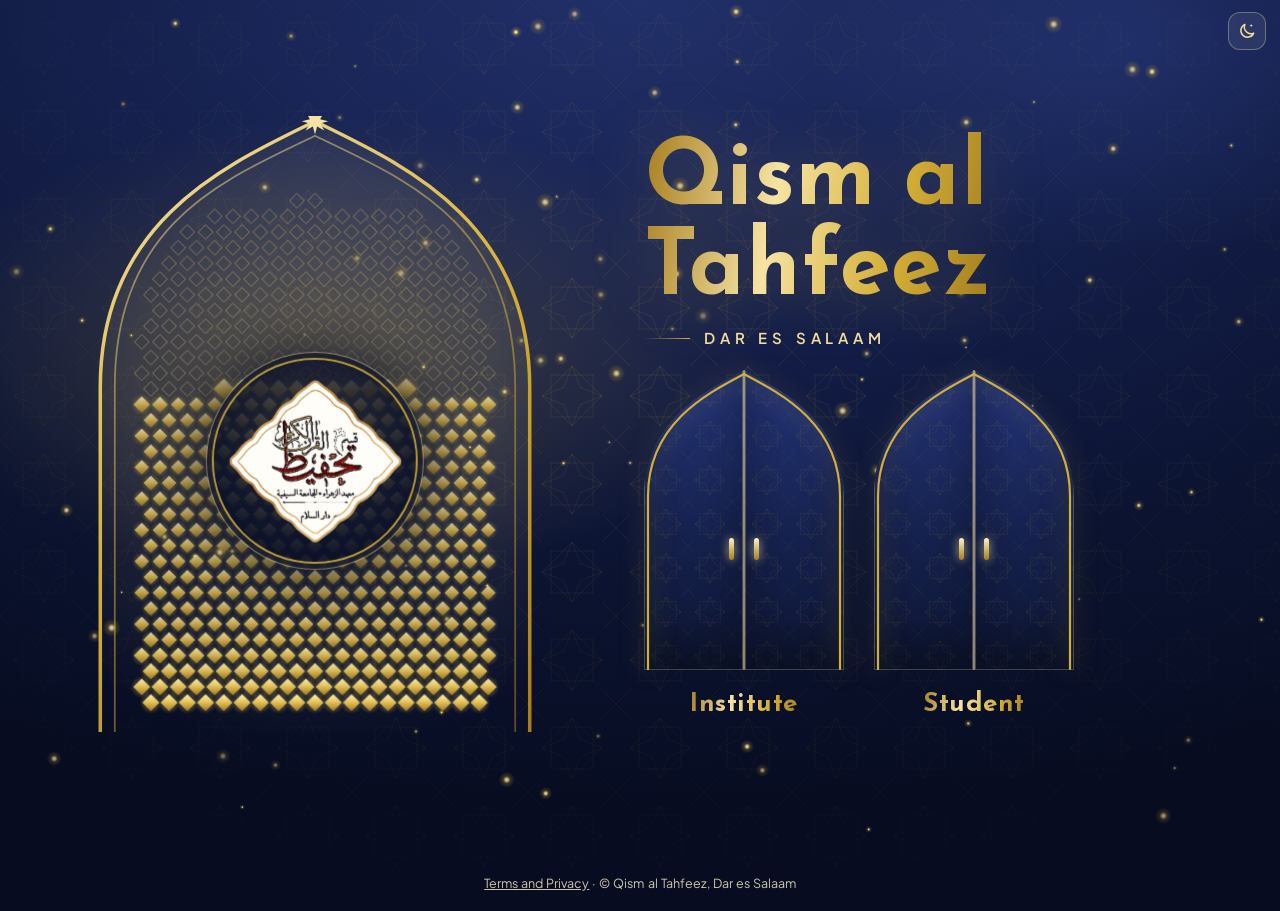
<file: index.html>
<!doctype html>
<html lang="en">
<head>
<meta charset="utf-8">
<meta name="viewport" content="width=device-width,initial-scale=1,viewport-fit=cover">
<title>Tahfeez Daressalaam</title>
<meta name="theme-color" content="#0E1736">
<link rel="icon" href="assets/icon.png">
<link rel="apple-touch-icon" href="assets/apple-touch-icon.png">
<link rel="manifest" href="manifest-student.webmanifest">
<meta name="apple-mobile-web-app-capable" content="yes">
<meta name="mobile-web-app-capable" content="yes">
<meta name="apple-mobile-web-app-status-bar-style" content="black-translucent">
<meta name="apple-mobile-web-app-title" content="Tahfeez Daressalaam">
<meta name="application-name" content="Tahfeez Daressalaam">
<script src="js/theme.js?v=43"></script>
<link rel="stylesheet" href="css/fonts.css?v=43">
<link rel="stylesheet" href="css/style.css?v=43">
<meta name="referrer" content="no-referrer">
<meta http-equiv="Content-Security-Policy" content="default-src 'self'; script-src 'self'; style-src 'self' 'unsafe-inline'; img-src 'self' data: blob:; font-src 'self' data:; connect-src 'self' https://*.supabase.co wss://*.supabase.co; manifest-src 'self'; worker-src 'self'; object-src 'none'; base-uri 'self'; form-action 'self'">
<link rel="stylesheet" href="css/fatimid.css?v=43">
<link rel="stylesheet" href="css/night.css?v=43">
<link rel="stylesheet" href="css/imperial.css?v=43">
<link rel="stylesheet" href="css/majestic.css?v=43">
</head>
<body class="fz-landing fx-night" data-fx-intro>
<div id="demo"></div>
<div class="fz-themepos"><span data-theme-toggle></span></div>
<svg width="0" height="0" style="position:absolute" aria-hidden="true" focusable="false"><defs>
  <clipPath id="keelClip" clipPathUnits="objectBoundingBox"><path d="M0,1 L0,.42 C0,.17 .3,.07 .5,0 C.7,.07 1,.17 1,.42 L1,1 Z"/></clipPath>
</defs></svg>
<main class="fx-stage" data-fx-dust="120" data-fx-scene>
  <div class="fx-sky" aria-hidden="true"></div>
  <section class="fx-hero">
    <div class="fx-archwrap">
      <div class="fx-archbox" data-fx-arch="604" data-fx-dur="3.6"></div>
      <div class="fx-medal"><img src="assets/logo-qt-sm.png" alt="Qism al Tahfeez, Dar es Salaam"></div>
    </div>
    <div class="fx-copy">
      <h1 class="fx-title"><span>Qism al</span> <span>Tahfeez</span></h1>
      <p class="fx-sub">Dar es Salaam</p>
      <nav class="fx-gates" aria-label="Choose your portal">
        <a class="fx-gate" href="institute.html">
          <span class="fx-door-frame">
            <span class="fx-door-light" aria-hidden="true"></span>
            <span class="fx-door l" aria-hidden="true"></span><span class="fx-door r" aria-hidden="true"></span>
          </span>
          <svg class="fx-gate-line" viewBox="0 0 100 150" preserveAspectRatio="none" aria-hidden="true"><path d="M2,150 L2,63 C2,27 31,12 50,2 C69,12 98,27 98,63 L98,150" pathLength="100"/></svg>
          <span class="fx-gate-name"><b>Institute</b></span>
        </a>
        <a class="fx-gate" href="student.html">
          <span class="fx-door-frame">
            <span class="fx-door-light" aria-hidden="true"></span>
            <span class="fx-door l" aria-hidden="true"></span><span class="fx-door r" aria-hidden="true"></span>
          </span>
          <svg class="fx-gate-line" viewBox="0 0 100 150" preserveAspectRatio="none" aria-hidden="true"><path d="M2,150 L2,63 C2,27 31,12 50,2 C69,12 98,27 98,63 L98,150" pathLength="100"/></svg>
          <span class="fx-gate-name"><b>Student</b></span>
        </a>
      </nav>
      <div class="installbox" data-install></div>
    </div>
  </section>
</main>
<footer class="fz-legal"><a href="terms.html">Terms and Privacy</a> · © Qism al Tahfeez, Dar es Salaam</footer>
<script src="js/config.js?v=43"></script>
<script src="js/core.js?v=43"></script>
<script src="js/landing.js?v=43"></script>
<script src="js/fx.js?v=43"></script>
</body>
</html>
</file>
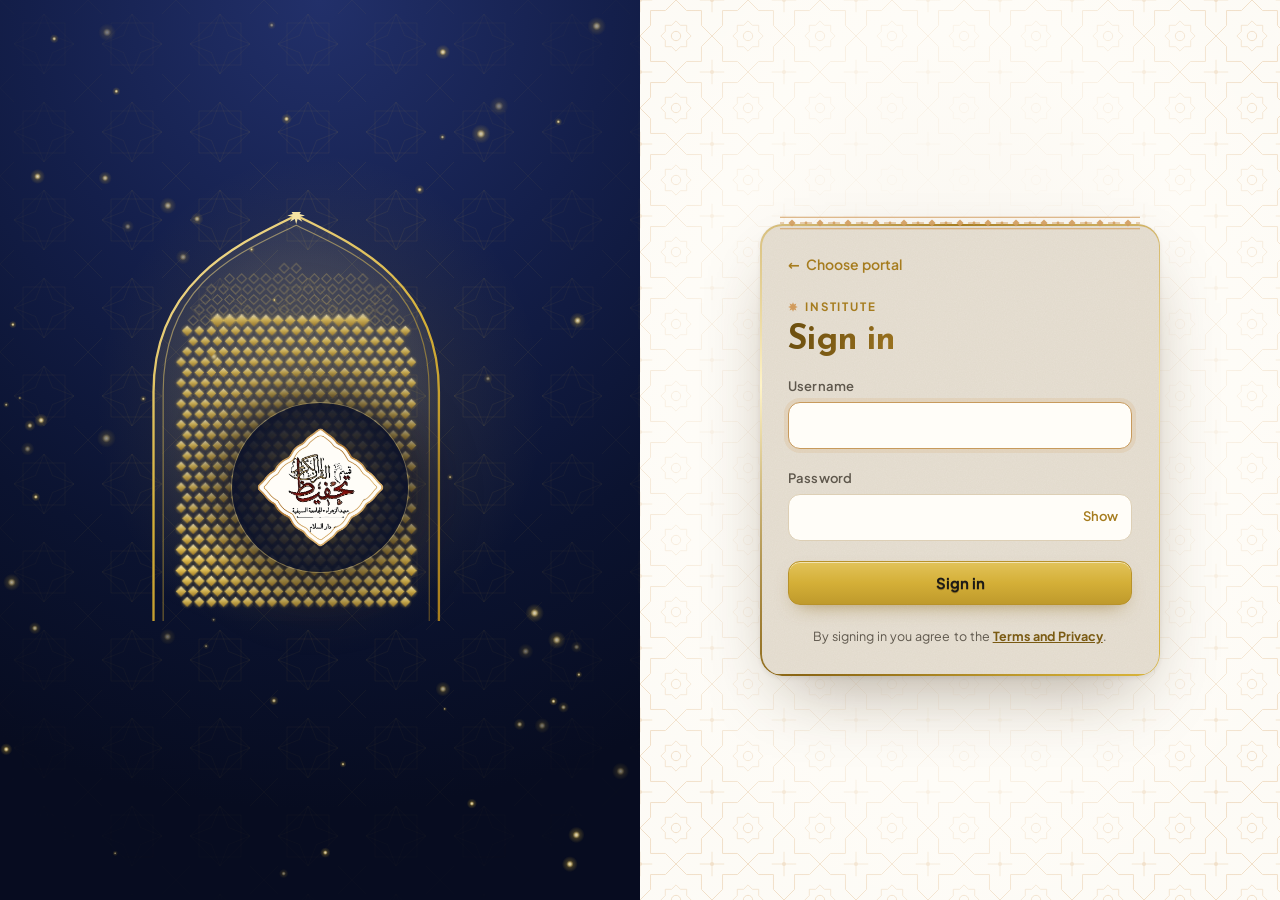
<file: institute.html>
<!doctype html>
<html lang="en">
<head>
<meta charset="utf-8">
<meta name="viewport" content="width=device-width,initial-scale=1,viewport-fit=cover">
<title>Tahfeez Daressalaam</title>
<meta name="theme-color" content="#D19B5B">
<meta name="robots" content="noindex">
<link rel="icon" href="assets/icon.png">
<link rel="apple-touch-icon" href="assets/apple-touch-icon.png">
<link rel="manifest" href="manifest-institute.webmanifest">
<meta name="apple-mobile-web-app-capable" content="yes">
<meta name="mobile-web-app-capable" content="yes">
<meta name="apple-mobile-web-app-status-bar-style" content="black-translucent">
<meta name="apple-mobile-web-app-title" content="Tahfeez Daressalaam">
<meta name="application-name" content="Tahfeez Daressalaam">
<script src="js/theme.js?v=43"></script>
<link rel="stylesheet" href="css/fonts.css?v=43">
<link rel="stylesheet" href="css/style.css?v=43">
<style>
.tabs{max-width:1120px;margin:0 auto;padding:0 16px;display:flex;gap:4px;overflow-x:auto;scrollbar-width:none}
.tabs::-webkit-scrollbar{display:none}
.tab{border:0;background:transparent;padding:12px 14px 11px;font-weight:700;color:var(--ink-2);cursor:pointer;border-bottom:3px solid transparent;white-space:nowrap}
.tab[aria-selected="true"]{color:var(--gold-deep);border-bottom-color:var(--gold)}
.page{max-width:1120px;margin:0 auto;padding:22px 16px 90px}
.pagehead{display:flex;flex-wrap:wrap;align-items:center;justify-content:space-between;gap:12px 16px}
.pagehead h1{font-family:var(--font-display);font-size:clamp(30px,5vw,40px);line-height:1.1}
.monthnav{display:flex;align-items:center;gap:4px;min-width:0}
.summary{margin-top:16px;display:grid;grid-template-columns:minmax(0,1.6fr) minmax(0,1fr);gap:14px}
@media (max-width:760px){.summary{grid-template-columns:1fr}}
.card{background:var(--white);border:1px solid var(--gold-line);border-radius:18px;padding:18px 20px}
.collected .big{font-family:var(--font-display);font-size:clamp(30px,5vw,40px);font-weight:700;line-height:1.1;margin-top:4px}
.collected .big small{font-family:var(--font-ui);font-size:15px;color:var(--ink-2);font-weight:500}
.bar{height:12px;border-radius:99px;background:var(--gold-soft);margin-top:14px;overflow:hidden}
.bar i{display:block;height:100%;background:linear-gradient(90deg,var(--gold),var(--gold-deep));border-radius:99px;transition:width .6s ease}
.counts{display:grid;grid-template-columns:1fr 1fr;gap:10px}
.count{border-radius:14px;padding:14px 16px;display:grid;gap:2px;align-content:center}
.count b{font-family:var(--font-display);font-size:34px;line-height:1}
.count span{font-size:13px;font-weight:600}
.count.paid{background:var(--good-bg);color:var(--good)}
.count.unpaid{background:var(--bad-bg);color:var(--bad)}
.toolbar{display:flex;flex-wrap:wrap;gap:10px;align-items:center;margin-top:20px}
.chips{display:flex;gap:6px;flex-wrap:wrap}
.chip{border:1px solid var(--gold-line);background:var(--white);border-radius:999px;padding:7px 14px;font-weight:700;font-size:13.5px;cursor:pointer;color:var(--ink-2)}
.chip[aria-pressed="true"]{background:var(--gold-deep);border-color:var(--gold-deep);color:var(--on-gold)}
.chip b{opacity:.75;margin-left:4px}
.search{flex:1 1 200px;max-width:320px}
.search input{width:100%;border:1px solid var(--gold-line);background:var(--white);border-radius:12px;padding:10px 13px}
.list{margin-top:14px;background:var(--white);border:1px solid var(--gold-line);border-radius:18px;overflow:hidden}
.row{display:grid;grid-template-columns:minmax(0,1.6fr) minmax(0,.8fr) minmax(0,.9fr) auto;align-items:center;gap:10px 16px;padding:12px 18px;border-top:1px solid var(--gold-line)}
.row:first-child{border-top:0}
.row .person,.prow .person{display:flex;align-items:center;gap:12px;min-width:0;border:0;background:transparent;padding:0;text-align:left;cursor:pointer;color:inherit}
.av{flex:none;width:42px;height:42px;border-radius:13px;background:var(--gold-soft);color:var(--gold-deep);display:grid;place-items:center;font-weight:800;font-size:15px}
.pname{min-width:0;display:flex;flex-direction:column}
.pname b{font-weight:700;overflow:hidden;text-overflow:ellipsis;white-space:nowrap}
.person:hover .pname b{color:var(--gold-deep)}
.pname small{color:var(--ink-2);font-size:12.5px;overflow:hidden;text-overflow:ellipsis;white-space:nowrap}
.row .amt{font-weight:600}
.row .amt small{display:block;color:var(--ink-2);font-weight:500;font-size:12px}
.row .st{display:flex;flex-direction:column;align-items:flex-start;gap:3px;min-width:0}
.row .st small{color:var(--ink-2);font-size:12px}
.row .act{justify-self:end;display:flex;gap:6px}
@media (max-width:700px){.row{grid-template-columns:minmax(0,1fr) auto;grid-template-areas:"p a" "m s"}.row .person{grid-area:p}.row .act{grid-area:a}.row .amt{grid-area:m}.row .st{grid-area:s;align-items:flex-end}}
.empty{margin-top:14px;border:1.5px dashed var(--gold-line);border-radius:18px;padding:36px 20px;text-align:center;display:grid;gap:10px;justify-items:center;color:var(--ink-2)}
.empty h3{font-family:var(--font-display);font-size:26px;color:var(--ink)}
.year{display:grid;grid-template-columns:repeat(auto-fill,minmax(98px,1fr));gap:8px}
.mt{border:1px solid var(--gold-line);background:var(--white);border-radius:12px;padding:10px;display:grid;gap:3px;align-content:start;min-width:0}
.mt b{font-weight:700}
.mt span{font-size:12px;font-weight:700;color:var(--ink-2)}
.mt small{font-size:11px;color:var(--ink-2);overflow:hidden;text-overflow:ellipsis;white-space:nowrap}
.mt.paid{background:var(--good-bg);border-color:transparent}.mt.paid span{color:var(--good)}
.mt.overdue{background:var(--bad-bg);border-color:transparent}.mt.overdue span{color:var(--bad)}
.mt.due{background:var(--warn-bg);border-color:transparent}.mt.due span{color:var(--warn)}
.mt.na,.mt.upcoming{background:transparent;border-style:dashed}
.mt .btn{margin-top:4px;padding:5px 8px;font-size:12.5px}
.cred{background:var(--white);border:1.5px solid var(--gold);border-radius:16px;padding:16px;display:grid;gap:10px}
.cred dl{margin:0;display:grid;gap:6px}
.cred dl div{display:flex;justify-content:space-between;gap:12px;align-items:center;background:var(--gold-soft);border-radius:10px;padding:9px 12px}
.cred dt{font-size:13px;color:var(--ink-2)}
.cred dd{margin:0;font-family:var(--font-mono);font-weight:500;overflow-wrap:anywhere}
.tablewrap{overflow-x:auto;border:1px solid var(--gold-line);border-radius:14px;background:var(--white)}
table.preview{border-collapse:collapse;width:100%;font-size:13px}
table.preview th,table.preview td{padding:8px 10px;border-top:1px solid var(--gold-line);text-align:left;white-space:nowrap}
table.preview th{border-top:0;background:var(--gold-soft);color:var(--gold-dark);font-size:12px;letter-spacing:.04em}
table.preview td.bad{color:var(--bad);white-space:normal;min-width:160px}
table.preview td.ok{color:var(--good)}
.drop{border:2px dashed var(--gold);border-radius:16px;padding:22px;text-align:center;background:var(--white);display:grid;gap:8px;justify-items:center;cursor:pointer}
.drop.over{background:var(--gold-soft)}
.progress{height:10px;border-radius:99px;background:var(--gold-soft);overflow:hidden}
.progress i{display:block;height:100%;background:var(--gold-deep);width:0;transition:width .2s}
.settings{max-width:560px}
.subtabs{background:var(--gold-soft);border-top:1px solid var(--gold-line)}
.subtabs-in{max-width:1120px;margin:0 auto;padding:8px 16px;display:flex;gap:6px;overflow-x:auto;scrollbar-width:none}
.subtabs-in::-webkit-scrollbar{display:none}
.subtab{border:1px solid transparent;background:transparent;border-radius:999px;padding:6px 14px;font-weight:700;font-size:13.5px;color:var(--gold-dark);cursor:pointer;white-space:nowrap}
.subtab:hover{background:rgba(255,255,255,.6)}
.subtab[aria-current="page"]{background:var(--white);border-color:var(--gold-line);color:var(--ink);box-shadow:0 1px 3px rgba(80,55,20,.1)}
.subtab .n{display:inline-grid;place-items:center;min-width:18px;height:18px;border-radius:9px;background:var(--bad);color:var(--on-gold);font-size:11px;margin-left:6px;padding:0 5px}
.cards4{margin-top:16px;display:grid;grid-template-columns:repeat(4,minmax(0,1fr));gap:12px}
@media (max-width:860px){.cards4{grid-template-columns:repeat(2,minmax(0,1fr))}}
.stat4{background:var(--white);border:1px solid var(--gold-line);border-radius:16px;padding:14px 16px;display:grid;gap:2px;min-width:0}
.stat4 span{font-size:12px;letter-spacing:.08em;text-transform:uppercase;font-weight:700;color:var(--ink-2)}
.stat4 b{font-family:var(--font-display);font-size:clamp(20px,3vw,28px);line-height:1.15;overflow-wrap:anywhere}
.stat4.good b{color:var(--good)} .stat4.bad b{color:var(--bad)} .stat4.gold b{color:var(--gold-dark)}
.stat4 small{color:var(--ink-2);font-size:12px}
table.grid{border-collapse:collapse;width:100%;font-size:14px;background:var(--white)}
table.grid th,table.grid td{padding:10px 12px;border-top:1px solid var(--gold-line);text-align:left;vertical-align:middle}
table.grid th{border-top:0;background:var(--gold-soft);color:var(--gold-dark);font-size:12px;letter-spacing:.05em;text-transform:uppercase;white-space:nowrap}
table.grid td.r,table.grid th.r{text-align:right;font-variant-numeric:tabular-nums;white-space:nowrap}
table.grid tr.tot td{font-weight:800;background:var(--bg)}
.neg{color:var(--bad);font-weight:700} .pos{color:var(--good);font-weight:700}
.txform{display:grid;grid-template-columns:1.2fr 1fr 1fr 1fr;gap:12px;align-items:end}
.txform .wide{grid-column:1/-2}
@media (max-width:760px){.txform{grid-template-columns:1fr 1fr}.txform .wide{grid-column:1/-1}}
details.heads summary{cursor:pointer;font-weight:700;color:var(--gold-deep)}
.headrow{display:flex;gap:8px;align-items:center;padding:6px 0;border-top:1px dashed var(--gold-line)}
.headrow:first-child{border-top:0}
.headrow input{flex:1;min-width:0}
.ybars{display:grid;gap:6px}
.ybar{display:grid;grid-template-columns:44px minmax(0,1fr) 110px;gap:10px;align-items:center;font-size:13px}
.ybar .bars{display:grid;gap:3px}
.ybar .bars i{display:block;height:8px;border-radius:99px}
.ybar .bars i.inc{background:var(--good)} .ybar .bars i.exp{background:var(--bad)}
/* HR */
.stars{white-space:nowrap;letter-spacing:1px;font-size:15px}
.stars .st{color:var(--gold-line)} .stars .st.on{color:var(--gold-deep)}
.rate{display:inline-flex;flex-direction:row-reverse;justify-content:flex-end;gap:2px}
.rate input{position:absolute;opacity:0;width:1px;height:1px}
.rate label{font-size:30px;line-height:1;color:var(--gold-line);cursor:pointer;padding:0 2px;transition:color .1s,transform .1s}
.rate label:hover,.rate label:hover~label,.rate input:checked~label{color:var(--gold-deep)}
.rate label:active{transform:scale(1.15)}
.rate input:focus-visible+label{outline:2px solid var(--gold-deep);outline-offset:2px;border-radius:4px}
.attrow{display:grid;grid-template-columns:minmax(0,1fr) auto minmax(120px,200px);gap:10px 14px;align-items:center;padding:10px 16px;border-top:1px solid var(--gold-line)}
.attrow:first-child{border-top:0}
@media (max-width:760px){.attrow{grid-template-columns:1fr}}
.seg{display:inline-flex;border:1px solid var(--gold-line);border-radius:12px;overflow:hidden;background:var(--white)}
.seg input{position:absolute;opacity:0;width:1px;height:1px}
.seg label{padding:7px 12px;font-size:13px;font-weight:700;color:var(--ink-2);cursor:pointer;border-left:1px solid var(--gold-line)}
.seg label:first-of-type{border-left:0}
.seg input:focus-visible+label{outline:2px solid var(--gold-deep);outline-offset:-2px}
.seg input:checked+label.s-present{background:var(--good-bg);color:var(--good)}
.seg input:checked+label.s-absent{background:var(--bad-bg);color:var(--bad)}
.seg input:checked+label.s-late{background:var(--warn-bg);color:var(--warn)}
.seg input:checked+label.s-leave{background:var(--gold-soft);color:var(--gold-dark)}
.sc{display:inline-grid;place-items:center;min-width:26px;height:24px;padding:0 6px;border-radius:8px;font-weight:800;font-size:13px;background:var(--gold-soft);color:var(--gold-dark)}
.sc.sc5,.sc.sc4{background:var(--good-bg);color:var(--good)} .sc.sc1,.sc.sc2{background:var(--bad-bg);color:var(--bad)}
.fbgrid{margin-top:16px;display:grid;grid-template-columns:repeat(auto-fill,minmax(min(100%,340px),1fr));gap:14px}
.fbcard{display:grid;gap:12px;align-content:start}
.fbhead{display:flex;justify-content:space-between;gap:12px;align-items:flex-start}
.fbhead h3{font-family:var(--font-display);font-size:22px;line-height:1.15}
.fbscore{text-align:right;display:grid;justify-items:end}
.fbscore b{font-family:var(--font-display);font-size:34px;line-height:1;color:var(--gold-dark)}
.crit{display:grid;gap:7px}
.critrow{display:grid;grid-template-columns:minmax(0,1.3fr) minmax(0,1fr) 30px;gap:10px;align-items:center;font-size:13px}
.cbar{height:8px;border-radius:99px;background:var(--gold-soft);overflow:hidden}
.cbar i{display:block;height:100%;border-radius:99px;background:var(--good)}
.cbar i.mid{background:var(--gold)} .cbar i.low{background:var(--bad)}
.critrow b{text-align:right}
details.fbc summary{cursor:pointer;font-weight:700;color:var(--gold-deep);font-size:13.5px}
details.fbc p{margin-top:6px;font-size:13.5px;color:var(--ink);background:var(--bg);border-radius:10px;padding:8px 10px}
textarea.input{resize:vertical;min-height:70px;font:inherit}
.brand b{max-width:52vw;overflow:hidden;text-overflow:ellipsis;white-space:nowrap}
/* progress */
.goalcard{display:flex;flex-wrap:wrap;gap:12px 16px;align-items:end;justify-content:space-between}
.goalcard .field{flex:1 1 160px;max-width:220px}
.legendkeys{display:flex;flex-wrap:wrap;gap:6px}
.kchip{display:inline-flex;align-items:center;gap:5px;padding:4px 10px;border-radius:999px;background:var(--gold-soft);color:var(--gold-dark);font-size:12.5px;font-weight:700;white-space:nowrap}
.kchip svg{width:14px;height:14px}
.prow{display:grid;grid-template-columns:minmax(0,1.5fr) minmax(0,1fr) minmax(0,1fr) minmax(0,.7fr) auto;align-items:center;gap:10px 16px;padding:12px 18px;border-top:1px solid var(--gold-line)}
.prow:first-child{border-top:0}
.mini{display:grid;gap:4px;min-width:0}
.mini b{font-weight:700;font-size:14px}
.mini small{color:var(--ink-2);font-size:12px}
.mbar{height:7px;border-radius:99px;background:var(--gold-soft);overflow:hidden}
.mbar i{display:block;height:100%;border-radius:99px;background:linear-gradient(90deg,var(--gold),var(--gold-deep))}
.mbar.goal i{background:var(--good)}
.keysum{display:flex;flex-direction:column;align-items:flex-start;gap:4px}
.keysum b{display:inline-flex;align-items:center;gap:5px;font-size:16px;font-weight:800;color:var(--gold-dark)}
.keysum b svg{width:18px;height:18px}
.pact{display:flex;gap:6px;justify-self:end;flex-wrap:wrap;justify-content:flex-end}
@media (max-width:860px){.prow{grid-template-columns:minmax(0,1fr) auto;grid-template-areas:"p k" "q m" "a a"}.prow .person{grid-area:p}.prow .q{grid-area:q}.prow .m{grid-area:m}.prow .keysum{grid-area:k;align-items:flex-end}.prow .pact{grid-area:a;justify-self:stretch;justify-content:flex-start}}
.kev{display:grid;grid-template-columns:auto minmax(0,1fr) auto;gap:10px;align-items:center;padding:8px 0;border-top:1px dashed var(--gold-line)}
.kev:first-child{border-top:0}
.kev .plus{font-weight:800;color:var(--good);font-variant-numeric:tabular-nums;min-width:38px}
.kev small{display:block;color:var(--ink-2);font-size:12px}
.btnrow{display:flex;gap:8px;flex-wrap:wrap;align-items:center}
.inline2{display:flex;gap:8px;align-items:center}
.inline2 input{width:110px}
/* notices */
.ncard{display:grid;grid-template-columns:auto minmax(0,1fr) auto;gap:14px;align-items:center;padding:14px 18px;border-top:1px solid var(--gold-line)}
.ncard:first-child{border-top:0}
.ncard .ic{width:44px;height:44px;border-radius:12px;background:var(--gold-soft);color:var(--gold-deep);display:grid;place-items:center}
.doc{background:var(--white);border:1px solid var(--gold-line);border-radius:12px;padding:22px;overflow-x:auto;line-height:1.6}
.doc h1,.doc h2,.doc h3{font-family:var(--font-display);line-height:1.2;margin:.6em 0 .3em}
.doc p{margin:.5em 0}
.doc table{border-collapse:collapse;margin:.6em 0}
.doc td,.doc th{border:1px solid var(--gold-line);padding:6px 10px;vertical-align:top}
.doc img{max-width:100%;height:auto}
.feegrid{display:grid;gap:0;background:var(--white);border:1px solid var(--gold-line);border-radius:14px;overflow:hidden}
.feerow{display:grid;grid-template-columns:minmax(0,1fr) 150px;gap:10px;align-items:center;padding:8px 12px;border-top:1px solid var(--gold-line)}
.feerow:first-child{border-top:0}
.feerow input{border:1px solid var(--gold-line);border-radius:10px;padding:8px 10px;width:100%;text-align:right;font-variant-numeric:tabular-nums}
.feerow input.changed{border-color:var(--gold-deep);background:var(--gold-soft)}
.stafflist{display:grid;gap:8px}
.staffrow{display:grid;grid-template-columns:auto minmax(0,1fr) auto;gap:8px 12px;align-items:center;padding:8px 0;border-top:1px solid var(--gold-line)}
.staffrow:first-child{border-top:0}
.staffact{display:flex;gap:6px;flex-wrap:wrap;justify-content:flex-end}
@media (max-width:480px){.staffrow{grid-template-columns:auto minmax(0,1fr)}.staffact{grid-column:1/-1;justify-content:flex-start}}
.stat{display:flex;flex-wrap:wrap;gap:8px 18px;color:var(--ink-2);margin-top:6px}
.stat b{color:var(--ink)}
.newhead{text-align:center;color:var(--on-gold);display:grid;gap:4px;justify-items:center}
.newhead .seal{width:56px;height:56px;border-radius:50%;background:var(--white);color:var(--good);display:grid;place-items:center;box-shadow:0 8px 24px rgba(0,0,0,.2);animation:pop .4s ease}
.newhead b{font-family:var(--font-display);font-size:26px;text-shadow:0 2px 10px rgba(0,0,0,.25)}
/* tick to mark paid */
.tick{display:inline-grid;place-items:center;width:34px;height:34px;border-radius:10px;border:1px solid var(--gold-line);background:var(--white);cursor:pointer}
.tick input{width:18px;height:18px;accent-color:var(--gold-deep);cursor:pointer;margin:0}
.row.sel{background:var(--gold-soft)}
.bulkbar{position:sticky;bottom:12px;z-index:5;margin-top:12px;display:flex;flex-wrap:wrap;gap:10px 16px;align-items:center;justify-content:space-between;background:var(--ink,#2A2118);color:#fff;border-radius:16px;padding:12px 16px;box-shadow:0 10px 30px rgba(42,33,24,.25)}
.bulkbar small{display:block;opacity:.75;font-size:12px}
.bulkbar .btn.ghost{color:#fff}
.bulkbar.inline{position:static;box-shadow:none;margin-top:10px}
.mt{position:relative}
.mt .mtick{position:absolute;top:6px;right:6px;width:28px;height:28px;border-radius:8px}
.mt .mtick input{width:16px;height:16px}
.mt.sel{outline:2px solid var(--gold-deep);outline-offset:-1px}
/* monthly report */
.three{display:grid;grid-template-columns:repeat(3,minmax(0,1fr));gap:10px}
@media (max-width:520px){.three{grid-template-columns:1fr 1fr}.three .field:last-child{grid-column:1/-1}}
.rphead{display:flex;flex-wrap:wrap;gap:8px 14px;align-items:end}
.rphead .field{flex:0 1 190px}
.rphint{font-size:13.5px;font-weight:600;color:var(--gold-dark);background:var(--gold-soft);border-radius:10px;padding:8px 12px;margin:0}
.rphint.good{color:var(--good);background:var(--good-bg)}.rphint.bad{color:var(--bad);background:var(--bad-bg)}
.flabel{font-weight:700;font-size:14px}
.jzgrid{display:grid;grid-template-columns:repeat(10,minmax(0,1fr));gap:5px}
@media (max-width:520px){.jzgrid{grid-template-columns:repeat(6,minmax(0,1fr))}}
.jz{position:relative;cursor:pointer}
.jz input{position:absolute;opacity:0;inset:0;margin:0;cursor:pointer}
.jz span{display:grid;place-items:center;height:34px;border-radius:9px;border:1px solid var(--gold-line);background:var(--white);font-weight:700;font-size:13.5px;font-variant-numeric:tabular-nums;color:var(--ink-2)}
.jz input:checked+span{background:var(--bad-bg);border-color:var(--bad);color:var(--bad)}
.jz input:focus-visible+span{outline:2px solid var(--gold-deep);outline-offset:1px}
.rptable tr.on td{background:var(--gold-soft)}
.pill.sm{padding:1px 6px;font-size:11px}
/* ikhtibar */
.ikcard{margin-top:14px;display:grid;gap:10px}
.ikhead{display:flex;flex-wrap:wrap;gap:10px 16px;align-items:center;justify-content:space-between}
.ikhead>div{flex:1 1 260px}
.iklist{display:grid}
.ikrow{display:grid;grid-template-columns:auto minmax(0,1fr) auto auto;gap:10px 12px;align-items:center;padding:10px 0;border-top:1px solid var(--gold-line);text-align:left;width:100%;background:transparent;border-left:0;border-right:0;border-bottom:0;color:inherit;font:inherit}
.ikrow:first-child{border-top:0}
.ikrow .pname{display:grid;min-width:0}
.ikrow .pname small{color:var(--ink-2);font-size:12.5px}
.ikrow.late .ikdate{background:var(--warn-bg);color:var(--warn)}
.ikgroup{cursor:pointer;grid-template-columns:auto minmax(0,1fr) auto auto}
.ikgroup:hover .pname b{text-decoration:underline}
.ikgroup .go{color:var(--gold-deep)}
.ikdate{width:46px;height:50px;border-radius:12px;background:var(--gold-soft);color:var(--gold-dark);display:grid;place-items:center;align-content:center;line-height:1}
.ikdate b{font-size:19px;font-weight:800}
.ikdate small{font-size:11px;font-weight:700;text-transform:uppercase;letter-spacing:.05em;margin-top:2px}
.ikcounts{display:flex;gap:4px;flex-wrap:wrap;justify-content:flex-end}
.ikact{justify-content:flex-end}
.ikrow .av{width:36px;height:36px;font-size:13px}
@media (max-width:640px){.ikrow{grid-template-columns:auto minmax(0,1fr) auto}.ikrow .ikact{grid-column:1/-1;justify-content:flex-start}.ikgroup .ikcounts{grid-column:2/-1;justify-content:flex-start}}
.ikform{display:flex;flex-wrap:wrap;gap:8px 10px;align-items:end;border-top:1px dashed var(--gold-line);padding-top:12px}
.ikform .field{flex:1 1 140px}
.pickgrid{display:grid;grid-template-columns:repeat(auto-fill,minmax(220px,1fr));gap:6px;max-height:340px;overflow:auto;padding:2px}
.pick{display:flex;gap:10px;align-items:center;border:1px solid var(--gold-line);border-radius:12px;padding:8px 10px;background:var(--white);cursor:pointer}
.pick input{width:18px;height:18px;accent-color:var(--gold-deep)}
.pick span{display:grid;min-width:0}.pick small{color:var(--ink-2);font-size:12px}
.pick:has(input:checked){background:var(--gold-soft);border-color:var(--gold)}
/* notices */
.ncard .ic.fbadge{color:#fff;background:var(--fb)}
.ncard .snip{display:block;color:var(--ink-2);font-size:13px;overflow:hidden;text-overflow:ellipsis;white-space:nowrap;margin-top:2px}
.filepick{display:flex;gap:10px;align-items:center;justify-content:center;border:1.5px dashed var(--gold);border-radius:14px;padding:16px;background:var(--gold-soft);color:var(--gold-dark);font-weight:700;cursor:pointer}
.filepick:focus-within{outline:2px solid var(--gold-deep)}
/* key rules */
.rulecard{margin-top:14px;display:flex;flex-wrap:wrap;gap:10px 16px;align-items:center;justify-content:space-between}
.rulecard>div:first-child{flex:1 1 260px}
.kchip.neg,.rp.neg b{color:var(--bad)}
.kchip.neg{background:var(--bad-bg)}
.kev .plus.minus{color:var(--bad)}
.rulepick{display:grid;grid-template-columns:repeat(auto-fill,minmax(150px,1fr));gap:8px}
.rp{position:relative;cursor:pointer}
.rp input{position:absolute;opacity:0;inset:0;margin:0;cursor:pointer}
.rp span{display:grid;gap:2px;border:1.5px solid var(--gold-line);background:var(--white);border-radius:14px;padding:10px 12px;font-weight:600;font-size:14px;min-height:64px;align-content:center}
.rp b{font-size:20px;font-weight:800;color:var(--good)}
.rp input:checked+span{border-color:var(--gold-deep);background:var(--gold-soft);box-shadow:0 0 0 2px var(--gold-deep) inset}
.rp input:focus-visible+span{outline:2px solid var(--gold-deep);outline-offset:2px}
.rulelist{display:grid;gap:8px}
.rulerow{display:grid;grid-template-columns:minmax(0,1fr) 84px auto auto auto;gap:8px;align-items:center}
.rulerow.add{grid-template-columns:minmax(0,1fr) 84px auto;border-top:1px dashed var(--gold-line);padding-top:12px}
.rulerow.off input[name=rn]{color:var(--ink-2);text-decoration:line-through}
.rulerow .num{text-align:right}
.rtoggle{display:inline-flex;align-items:center;gap:6px;font-size:13px;font-weight:600;color:var(--ink-2);white-space:nowrap;cursor:pointer}
.rtoggle input{width:18px;height:18px;accent-color:var(--gold-deep)}
@media (max-width:560px){.rulerow{grid-template-columns:minmax(0,1fr) 76px;}.rulerow .rtoggle{grid-column:1/2}.rulerow.add{grid-template-columns:minmax(0,1fr) 76px}.rulerow.add .btn{grid-column:1/-1}}
/* ikhtibar tab */
.iktab{display:grid;gap:10px;margin-top:14px}
.ikbig{display:grid;grid-template-columns:auto minmax(0,1fr) auto;gap:12px 16px;align-items:center;padding:14px 16px}
.ikbig-date{width:64px;border-radius:14px;background:var(--gold-soft);color:var(--gold-dark);display:grid;justify-items:center;padding:8px 0;line-height:1.1}
.ikbig-date b{font-size:26px;font-weight:800}
.ikbig-date small{font-size:11.5px;font-weight:700;text-transform:uppercase;letter-spacing:.04em}
.ikbig-date span{font-size:11px;color:var(--ink-2);margin-top:2px}
.ikbig.upcoming .ikbig-date,.ikbig.today .ikbig-date{background:linear-gradient(160deg,var(--gold),var(--gold-deep));color:#fff}
.ikbig.upcoming .ikbig-date span,.ikbig.today .ikbig-date span{color:rgba(255,255,255,.85)}
.ikbig.result .ikbig-date{background:var(--warn-bg);color:var(--warn)}
.ikbig.cancelled{opacity:.7}.ikbig.cancelled h3{text-decoration:line-through}
.ikbig-main{display:grid;gap:4px;min-width:0}
.ikbig-main h3{font-family:var(--font-display);font-size:21px;line-height:1.15}
.ikbig-main .muted{font-size:13px}
.iknames{font-size:13px;color:var(--ink-2);margin:0;overflow:hidden;text-overflow:ellipsis;white-space:nowrap}
.ikbig-act{justify-content:flex-end}
@media (max-width:700px){.ikbig{grid-template-columns:auto minmax(0,1fr)}.ikbig-act{grid-column:1/-1;justify-content:flex-start}}
</style>
<link rel="stylesheet" href="css/fatimid.css?v=43">
<link rel="stylesheet" href="css/night.css?v=43">
<link rel="stylesheet" href="css/imperial.css?v=43">
<link rel="stylesheet" href="css/majestic.css?v=43">
<meta name="referrer" content="no-referrer">
<meta http-equiv="Content-Security-Policy" content="default-src 'self'; script-src 'self'; style-src 'self' 'unsafe-inline'; img-src 'self' data: blob:; media-src 'self' blob:; font-src 'self' data:; connect-src 'self' https://*.supabase.co wss://*.supabase.co; manifest-src 'self'; worker-src 'self'; frame-src 'none'; object-src 'none'; base-uri 'self'; form-action 'self'">
</head>
<body>
<div id="demo"></div>

<!-- Sign in -->
<div id="signin" class="auth" hidden>
  <div class="auth-art goldfield fx-night" data-fx-dust="70" data-fx-scene>
    <div class="inner">
      <div class="fz-archwrap"><div class="fx-archbox" data-fx-arch="604" data-fx-dur="3"></div><svg class="fz-archsvg" viewBox="0 0 300 420" preserveAspectRatio="xMidYMid meet" aria-hidden="true">
      <defs><linearGradient id="lustreA" x1="0" y1="0" x2="1" y2="1"><stop offset="0" stop-color="#fff" stop-opacity=".95"/><stop offset=".5" stop-color="#FFF4E0"/><stop offset="1" stop-color="#fff" stop-opacity=".9"/></linearGradient>
      <radialGradient id="glowA" cx=".5" cy=".42" r=".6"><stop offset="0" stop-color="#fff" stop-opacity=".34"/><stop offset="1" stop-color="#fff" stop-opacity="0"/></radialGradient></defs>
      <path d="M10 420V178Q10 76 120 34L150 8L180 34Q290 76 290 178V420Z" fill="url(#glowA)"/>
      <path class="draw" d="M10 420V178Q10 76 120 34L150 8L180 34Q290 76 290 178V420" fill="none" stroke="url(#lustreA)" stroke-width="2.4"/>
      <path class="draw d2" d="M26 420V181Q26 88 128 50L150 30L172 50Q274 88 274 181V420" fill="none" stroke="#fff" stroke-opacity=".7" stroke-width="1.1"/>
      <g class="shell" fill="none" stroke="#fff" stroke-opacity=".55" stroke-width="1"><path d="M120.0 182.0L58.0 182.0 M120.5 176.5L59.6 165.1 M122.0 171.2L64.2 148.8 M124.5 166.2L71.8 133.6 M127.8 161.8L82.0 120.0 M131.9 158.1L94.6 108.6 M136.6 155.1L109.0 99.6 M141.8 153.1L124.8 93.5 M147.2 152.1L141.5 90.4 M152.8 152.1L158.5 90.4 M158.2 153.1L175.2 93.5 M163.4 155.1L191.0 99.6 M168.1 158.1L205.4 108.6 M172.2 161.8L218.0 120.0 M175.5 166.2L228.2 133.6 M178.0 171.2L235.8 148.8 M179.5 176.5L240.4 165.1 M180.0 182.0L242.0 182.0"/><path d="M58.0 182.0Q49.4 172.7 59.6 165.1 M59.6 165.1Q52.9 154.4 64.2 148.8 M64.2 148.8Q59.6 137.0 71.8 133.6 M71.8 133.6Q69.4 121.1 82.0 120.0 M82.0 120.0Q82.0 107.4 94.6 108.6 M94.6 108.6Q96.8 96.1 109.0 99.6 M109.0 99.6Q113.5 87.8 124.8 93.5 M124.8 93.5Q131.4 82.7 141.5 90.4 M141.5 90.4Q150.0 81.0 158.5 90.4 M158.5 90.4Q168.6 82.7 175.2 93.5 M175.2 93.5Q186.5 87.8 191.0 99.6 M191.0 99.6Q203.2 96.1 205.4 108.6 M205.4 108.6Q218.0 107.4 218.0 120.0 M218.0 120.0Q230.6 121.1 228.2 133.6 M228.2 133.6Q240.4 137.0 235.8 148.8 M235.8 148.8Q247.1 154.4 240.4 165.1 M240.4 165.1Q250.6 172.7 242.0 182.0" stroke-opacity=".8" stroke-width="1.3"/><circle cx="150" cy="182" r="30" stroke-opacity=".7"/></g>
      <path d="M150.0,-1.0 L151.9,3.4 L156.4,1.6 L154.6,6.1 L159.0,8.0 L154.6,9.9 L156.4,14.4 L151.9,12.6 L150.0,17.0 L148.1,12.6 L143.6,14.4 L145.4,9.9 L141.0,8.0 L145.4,6.1 L143.6,1.6 L148.1,3.4Z" fill="#fff"/>
    </svg><img src="assets/logo-qt-sm.png" alt="Qism al Tahfeez logo"></div>
      <h1 class="sr">Institute portal</h1>
    </div>
  </div>
  <div class="auth-main">
    <form class="auth-card form" id="signinForm" autocomplete="on" method="post" action="#">
      <a class="back" href="index.html"><span aria-hidden="true">&#8592;</span> Choose portal</a>
      <div><p class="eyebrow">Institute</p><h2>Sign in</h2></div>
      <div class="field"><label for="inUser">Username</label><input id="inUser" name="username" autocomplete="username" autocapitalize="none" spellcheck="false" required></div>
      <div class="field"><label for="inPass">Password</label><div class="pw"><input id="inPass" name="password" type="password" autocomplete="current-password" required><button type="button" data-pw>Show</button></div></div>
      <p class="err" id="inErr" role="alert" hidden></p>
      <button class="btn gold block" type="submit" id="inBtn" disabled>Sign in</button>
      <p class="muted authlegal">By signing in you agree to the <a href="terms.html">Terms and Privacy</a>.</p>
      <p class="demo-cred" id="inDemo" hidden>Demo logins:<br>Admin <b class="mono">admin</b> / <b class="mono">admin123</b><br>Teacher <b class="mono">teacher.hasan</b> / <b class="mono">teacher2026</b><br>Accounts <b class="mono">accounts.office</b> / <b class="mono">accounts2026</b></p>
    </form>
    <form class="auth-card form" id="setupForm" autocomplete="off" hidden>
      <a class="back" href="index.html"><span aria-hidden="true">&#8592;</span> Choose portal</a>
      <div><p class="eyebrow">First-time setup</p><h2>Create institute account</h2></div>
      <p class="muted">No institute account exists yet. Create one now and use it to sign in. You can add more staff later in Settings.</p>
      <div class="field"><label for="suUser">Username</label><input id="suUser" autocomplete="username" autocapitalize="none" spellcheck="false" required value="admin"><span class="hint">Letters, numbers and dots, no spaces</span></div>
      <div class="field"><label for="suPass">Password</label><div class="pw"><input id="suPass" type="password" autocomplete="new-password" minlength="10" required><button type="button" data-pw>Show</button></div><span class="hint">At least 10 characters with letters and numbers. Choose one only you know.</span></div>
      <div class="field"><label for="suPass2">Type the password again</label><input id="suPass2" type="password" autocomplete="new-password" minlength="10" required></div>
      <p class="err" id="suErr" role="alert" hidden></p>
      <button class="btn gold block" type="submit" id="suBtn">Create account and sign in</button>
      <div class="installbox" data-install></div>
    </form>
  </div>
</div>

<!-- App -->
<div id="app" hidden>
  <header class="topbar">
    <div class="topbar-in">
      <a class="brand" href="institute.html"><span class="mark"><img src="assets/logo-qt-sm.png" alt=""></span><span><b id="instName">Qism al Tahfeez Dar es Salaam</b><small>Institute</small></span></a>
      <span class="spacer"></span>
      <span class="who" id="who"></span>
      <span data-theme-toggle></span>
      <button class="btn sm" id="signOut" type="button">Sign out</button>
    </div>
    <nav class="tabs" role="tablist" aria-label="Sections">
      <button class="tab" role="tab" data-tab="fees">Fees</button>
      <button class="tab" role="tab" data-tab="accounts">Accounts</button>
      <button class="tab" role="tab" data-tab="hr">HR</button>
      <button class="tab" role="tab" data-tab="roles">Roles</button>
      <button class="tab" role="tab" data-tab="goals">Goals</button>
      <button class="tab" role="tab" data-tab="schedule">Schedule</button>
      <button class="tab" role="tab" data-tab="attendance">Attendance</button>
      <button class="tab" role="tab" data-tab="progress">Progress</button>
      <button class="tab" role="tab" data-tab="ikhtibar">Ikhtibar</button>
      <button class="tab" role="tab" data-tab="reports">Reports</button>
      <button class="tab" role="tab" data-tab="students">Students</button>
      <button class="tab" role="tab" data-tab="notices">Student Hub</button>
      <button class="tab" role="tab" data-tab="profile">My profile</button>
      <button class="tab" role="tab" data-tab="myfeedback">My Feedback</button>
      <button class="tab" role="tab" data-tab="settings">Settings</button>
    </nav>
    <nav class="subtabs" id="subtabs" aria-label="Section pages" hidden></nav>
  </header>
  <main class="page" id="page"></main>
</div>

<div id="overlay"></div>
<div class="toasts" id="toasts" aria-live="polite"></div>

<script src="vendor/supabase.js?v=43"></script>
<script src="vendor/xlsx.full.min.js?v=43" defer></script>
<script src="vendor/mammoth.browser.min.js?v=43" defer></script>
<script src="js/config.js?v=43"></script>
<script src="js/core.js?v=43"></script>
<script src="js/institute.js?v=43"></script>
<script src="js/fx.js?v=43"></script>
</body>
</html>
</file>
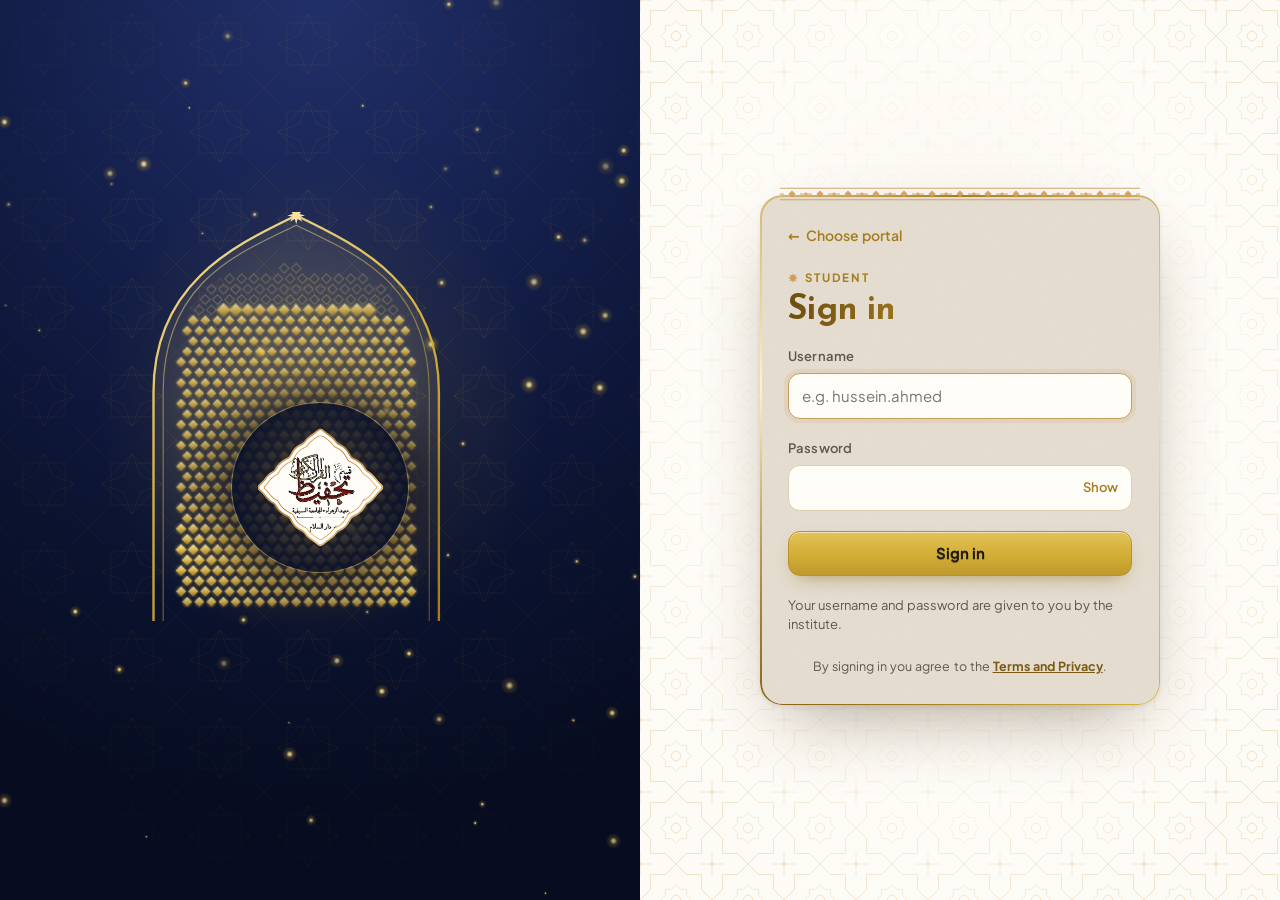
<file: student.html>
<!doctype html>
<html lang="en">
<head>
<meta charset="utf-8">
<meta name="viewport" content="width=device-width,initial-scale=1,viewport-fit=cover">
<title>Tahfeez Daressalaam</title>
<meta name="theme-color" content="#D19B5B">
<meta name="apple-mobile-web-app-capable" content="yes">
<link rel="icon" href="assets/icon.png">
<link rel="apple-touch-icon" href="assets/apple-touch-icon.png">
<link rel="manifest" href="manifest-student.webmanifest">
<meta name="apple-mobile-web-app-capable" content="yes">
<meta name="mobile-web-app-capable" content="yes">
<meta name="apple-mobile-web-app-status-bar-style" content="black-translucent">
<meta name="apple-mobile-web-app-title" content="Tahfeez Daressalaam">
<meta name="application-name" content="Tahfeez Daressalaam">
<script src="js/theme.js?v=43"></script>
<link rel="stylesheet" href="css/fonts.css?v=43">
<link rel="stylesheet" href="css/style.css?v=43">
<style>
@media (min-width:640px){ body.in-app{background:var(--gold)} }
.sapp{max-width:560px;margin:0 auto;min-height:100vh;min-height:100dvh;background:var(--bg);padding-bottom:calc(84px + env(safe-area-inset-bottom,0px));position:relative}
@media (min-width:640px){ .sapp{box-shadow:0 0 0 1px rgba(255,255,255,.2),0 30px 80px rgba(60,35,5,.35)} }
.shead{padding:calc(16px + env(safe-area-inset-top,0px)) 18px 54px;border-radius:0 0 28px 28px}
.shead-top{display:flex;align-items:center;gap:10px}
.shead-top img{width:44px}
.shead-top b{font-family:var(--font-display);font-size:20px;line-height:1.1;flex:1}
.shead .iconbtn{color:var(--on-gold);background:rgba(255,255,255,.16)}
.shead .iconbtn:hover{background:rgba(255,255,255,.28)}
.hello{margin-top:22px}
.hello p{opacity:.92;font-size:14px}
.hello h1{font-family:var(--font-display);font-size:38px;line-height:1.1;overflow-wrap:anywhere}
.scontent{position:relative;z-index:1;padding:0 16px;margin-top:-34px;display:grid;gap:16px}
.status{background:var(--white);border-radius:22px;padding:20px;box-shadow:var(--shadow);border:1px solid var(--gold-line);display:grid;gap:12px}
.status .row1{display:flex;justify-content:space-between;align-items:flex-start;gap:12px}
.status h2{font-family:var(--font-display);font-size:28px;line-height:1.1}
.status .state{display:flex;align-items:center;gap:10px;font-size:20px;font-weight:800}
.status.paid .state{color:var(--good)}
.status.due .state{color:var(--warn)}
.status.overdue .state{color:var(--bad)}
.seal{width:58px;height:58px;border-radius:50%;flex:none;display:grid;place-items:center;background:var(--good-bg);color:var(--good);border:2px solid currentColor}
.status.due .seal{background:var(--warn-bg);color:var(--warn)}
.status.overdue .seal{background:var(--bad-bg);color:var(--bad)}
.status.na .seal{background:var(--gold-soft);color:var(--gold-deep)}
.status .amt{font-family:var(--font-display);font-size:34px;font-weight:700;line-height:1}
.status .meta{color:var(--ink-2);font-size:13.5px}
.box{background:var(--white);border-radius:20px;padding:18px;border:1px solid var(--gold-line);display:grid;gap:12px}
.box h3{font-family:var(--font-display);font-size:22px;line-height:1.1}
.boxhead{display:flex;justify-content:space-between;align-items:center;gap:8px}
.months{display:grid;grid-template-columns:repeat(6,minmax(0,1fr));gap:6px}
.mo{border-radius:12px;padding:8px 2px;text-align:center;display:grid;gap:4px;justify-items:center;border:1px dashed var(--gold-line);background:transparent;font:inherit;color:var(--ink-2);cursor:default}
.mo b{font-size:12.5px}
.mo i{width:10px;height:10px;border-radius:50%;background:var(--gold-line)}
.mo.paid{background:var(--good-bg);border:1px solid transparent;color:var(--good);cursor:pointer}.mo.paid i{background:var(--good)}
.mo.overdue{background:var(--bad-bg);border:1px solid transparent;color:var(--bad)}.mo.overdue i{background:var(--bad)}
.mo.due{background:var(--warn-bg);border:1px solid transparent;color:var(--warn)}.mo.due i{background:var(--warn)}
.legend{display:flex;flex-wrap:wrap;gap:6px 14px;font-size:12px;color:var(--ink-2)}
.legend span{display:inline-flex;align-items:center;gap:5px}
.legend i{width:9px;height:9px;border-radius:50%}
.stats{display:grid;grid-template-columns:1fr 1fr;gap:10px}
.stats div{background:var(--gold-soft);border-radius:14px;padding:12px 14px}
.stats b{display:block;font-family:var(--font-display);font-size:clamp(18px,5vw,24px);line-height:1.15;overflow-wrap:anywhere}
.stats span{font-size:12.5px;color:var(--gold-dark);font-weight:600}
.hifz .bar{height:10px;border-radius:99px;background:var(--gold-soft);overflow:hidden}
.hifz .bar i{display:block;height:100%;background:linear-gradient(90deg,var(--gold),var(--gold-deep));border-radius:99px}
.rcard{display:grid;grid-template-columns:auto minmax(0,1fr) auto;gap:14px;align-items:center;background:var(--white);border:1px solid var(--gold-line);border-radius:18px;padding:14px 16px;cursor:pointer;text-align:left;width:100%;font:inherit;color:inherit}
.rcard:hover{border-color:var(--gold)}
.rcard .ic{width:46px;height:46px;border-radius:14px;background:var(--gold-soft);color:var(--gold-deep);display:grid;place-items:center;position:relative}
.rcard .ic .dot{position:absolute;top:-3px;right:-3px;width:12px;height:12px;border-radius:50%;background:var(--bad);border:2px solid var(--white)}
.rcard b{display:block;font-weight:700}
.rcard small{display:block;color:var(--ink-2);font-size:12.5px}
.rcard .amt{font-weight:700;text-align:right}
.rcard .amt small{font-weight:500}
.pagetitle{padding:calc(18px + env(safe-area-inset-top,0px)) 18px 46px;border-radius:0 0 28px 28px}
.pagetitle h1{font-family:var(--font-display);font-size:36px;line-height:1.1}
.pagetitle p{opacity:.92}
.empty{border:1.5px dashed var(--gold-line);border-radius:18px;padding:30px 18px;text-align:center;color:var(--ink-2);background:var(--white)}
.bnav{position:fixed;left:0;right:0;bottom:0;z-index:20;display:flex;justify-content:center;pointer-events:none}
.bnav-in{pointer-events:auto;width:100%;max-width:560px;background:var(--white);border-top:1px solid var(--gold-line);display:grid;grid-template-columns:repeat(4,minmax(0,1fr));padding:8px 12px calc(8px + env(safe-area-inset-bottom,0px))}
.bnav button{border:0;background:transparent;display:grid;justify-items:center;gap:2px;padding:6px 4px;border-radius:14px;font-weight:700;font-size:12.5px;color:var(--ink-2);cursor:pointer;position:relative}
.bnav button[aria-current="page"]{color:var(--gold-deep);background:var(--gold-soft)}
.bnav .badge{position:absolute;top:2px;left:calc(50% + 8px);min-width:18px;height:18px;border-radius:9px;background:var(--bad);color:var(--on-gold);font-size:11px;display:grid;place-items:center;padding:0 5px}
.hello .prog{margin-top:4px;font-size:13px;font-weight:600;opacity:.92}
.ratecta{display:flex;gap:12px 16px;align-items:center;justify-content:space-between;flex-wrap:wrap;background:var(--white);border:1px solid var(--gold-line);border-radius:20px;padding:16px 18px;box-shadow:var(--shadow)}
.ratecta h3{font-family:var(--font-display);font-size:22px;line-height:1.15}
.ratecta .muted{font-size:13.5px}
.tcard .tini{font-weight:800;font-size:15px}
.tcard .todo{color:var(--warn);font-weight:600}
.srow{letter-spacing:1px;color:var(--gold-line)} .srow .on{color:var(--gold-deep)}
.qrow{display:grid;gap:4px;padding:10px 0;border-top:1px dashed var(--gold-line)}
.qrow:first-of-type{border-top:0}
.ql{font-weight:700;font-size:14px}
.ql .qd{display:block;font-weight:400;font-size:12.5px;line-height:1.4;color:var(--ink-2,#6b6459);margin-top:2px}
.rate{display:inline-flex;flex-direction:row-reverse;justify-content:flex-end;gap:4px}
.rate input{position:absolute;opacity:0;width:1px;height:1px}
.rate label{font-size:34px;line-height:1;color:var(--gold-line);cursor:pointer;padding:0 2px;transition:color .1s,transform .1s}
.rate label:hover,.rate label:hover~label,.rate input:checked~label{color:var(--gold-deep)}
.rate label:active{transform:scale(1.2)}
.rate input:focus-visible+label{outline:2px solid var(--gold-deep);outline-offset:2px;border-radius:4px}
textarea.input{resize:vertical;font:inherit}
.remind{display:flex;gap:12px 16px;align-items:center;justify-content:space-between;background:var(--warn-bg);border:1px solid #EBD39A;border-radius:20px;padding:16px 18px}
.remind .rmsg{font-weight:600;margin-top:4px;color:var(--ink)}
.complete{display:flex;gap:12px 16px;align-items:center;justify-content:space-between;flex-wrap:wrap;background:var(--white);border:2px solid var(--gold);border-radius:20px;padding:16px 18px;box-shadow:var(--shadow)}
.complete h3{font-family:var(--font-display);font-size:22px;line-height:1.15}
.complete .muted{font-size:13.5px}
dl.info{margin:0;display:grid;background:var(--white);border:1px solid var(--gold-line);border-radius:14px;overflow:hidden}
dl.info div{display:flex;justify-content:space-between;gap:12px;padding:10px 14px;border-top:1px solid var(--gold-line)}
dl.info div:first-child{border-top:0}
dl.info dt{color:var(--ink-2);font-size:13px}
dl.info dd{margin:0;font-weight:600;text-align:right;overflow-wrap:anywhere}
.celebrate{text-align:center;color:var(--on-gold);display:grid;gap:6px;justify-items:center}
.celebrate .ring{width:72px;height:72px;border-radius:50%;background:var(--white);color:var(--good);display:grid;place-items:center;box-shadow:0 0 0 8px rgba(255,255,255,.25),0 12px 30px rgba(0,0,0,.25);animation:pop .5s cubic-bezier(.2,1.4,.4,1)}
.celebrate .ring svg{width:34px;height:34px}
.celebrate b{font-family:var(--font-display);font-size:30px;line-height:1.1;text-shadow:0 2px 12px rgba(0,0,0,.3)}
.celebrate span{font-size:14px;text-shadow:0 1px 8px rgba(0,0,0,.35)}
.scrim.gold{background:radial-gradient(circle at 50% 30%,rgba(209,155,91,.92),rgba(110,72,25,.92))}
.spark{position:fixed;z-index:42;top:-10px;width:8px;height:14px;border-radius:2px;pointer-events:none;animation:fall linear forwards}
/* keys */
.keys{border-radius:22px;padding:20px;display:grid;gap:12px;box-shadow:var(--shadow);background:linear-gradient(145deg,#C58F4F,#D19B5B 45%,#B07C3E)}
.keyshead{display:flex;justify-content:space-between;align-items:flex-start;gap:12px}
.kl{font-size:12px;letter-spacing:.14em;text-transform:uppercase;font-weight:800;opacity:.92}
.kbig{display:flex;align-items:center;gap:10px;font-family:var(--font-display);font-size:52px;font-weight:700;line-height:1;margin-top:4px;text-shadow:0 2px 10px rgba(90,55,10,.25)}
.chest{display:grid;justify-items:center;gap:0;background:rgba(255,255,255,.18);border:1px solid rgba(255,255,255,.35);border-radius:16px;padding:8px 14px;min-width:74px}
.chest b{font-family:var(--font-display);font-size:26px;line-height:1}
.chest small{font-size:11px;font-weight:700;opacity:.9}
.kbar{height:14px;border-radius:99px;background:rgba(255,255,255,.28);overflow:hidden;box-shadow:inset 0 1px 2px rgba(0,0,0,.15)}
.kbar i{display:block;height:100%;border-radius:99px;background:linear-gradient(90deg,#FFF6E6,#FFFFFF);transition:width .8s cubic-bezier(.2,.8,.2,1)}
.knext{font-weight:700;font-size:14px}
.kways{display:flex;flex-wrap:wrap;gap:6px}
.kways span{font-size:12px;font-weight:700;background:rgba(255,255,255,.2);border-radius:999px;padding:4px 10px}
.goalnum{display:flex;align-items:baseline;gap:8px;flex-wrap:wrap}
.goalnum b{font-family:var(--font-display);font-size:40px;line-height:1}
.goalnum span{color:var(--ink-2);font-weight:600}
.goalnum .pct{margin-left:auto;color:var(--gold-deep);font-weight:800}
.gbar,.qbar{position:relative;height:14px;border-radius:99px;background:var(--gold-soft);overflow:hidden}
.gbar i,.qbar i{display:block;height:100%;border-radius:99px;background:linear-gradient(90deg,var(--gold),var(--gold-deep));transition:width .8s cubic-bezier(.2,.8,.2,1)}
.gbar.done i{background:linear-gradient(90deg,#4FA36F,var(--good))}
.qbar{height:18px}
.qbar s{position:absolute;top:3px;bottom:3px;width:1.5px;background:rgba(255,255,255,.75);text-decoration:none}
.qticks{display:flex;justify-content:space-between;font-size:11.5px;color:var(--ink-2);margin-top:-6px}
.hchart{width:100%;height:auto;display:block}
.hchart .axis{stroke:var(--gold-line);stroke-width:1}
.hchart .b{fill:var(--gold-line)}
.hchart .b.now{fill:var(--gold-deep)}
.hchart .v{font-size:10px;fill:var(--ink-2);text-anchor:middle;font-weight:700;font-family:var(--font-ui)}
.hchart .m{font-size:10px;fill:var(--ink-2);text-anchor:middle;font-family:var(--font-ui)}
.kevs{display:grid}
.kev{display:grid;grid-template-columns:auto minmax(0,1fr) auto;gap:12px;align-items:center;padding:9px 0;border-top:1px dashed var(--gold-line);color:var(--gold-deep)}
.kev:first-child{border-top:0}
.kev .plus{font-weight:800;color:var(--good);min-width:40px}
.kev span:nth-child(2){color:var(--ink);font-weight:600}
.kev small{display:block;color:var(--ink-2);font-weight:400;font-size:12px}
/* reward */
.reward{position:relative;text-align:center;color:var(--on-gold);padding:36px 22px 22px;display:grid;gap:10px;justify-items:center;overflow:visible}
.rays{position:absolute;left:50%;top:70px;width:520px;height:520px;margin:-260px 0 0 -260px;border-radius:50%;pointer-events:none;
  background:repeating-conic-gradient(rgba(255,255,255,.16) 0 10deg,transparent 10deg 20deg);-webkit-mask:radial-gradient(circle,#000 0,transparent 68%);mask:radial-gradient(circle,#000 0,transparent 68%);animation:spin 18s linear infinite}
@keyframes spin{to{transform:rotate(360deg)}}
.rbadge{position:relative;width:132px;height:132px;border-radius:50%;display:grid;place-items:center;color:var(--gold-deep);background:radial-gradient(circle at 35% 30%,#FFFFFF,#FFF2DA 60%,#F2D7A8);box-shadow:0 0 0 10px rgba(255,255,255,.22),0 0 0 22px rgba(255,255,255,.1),0 20px 50px rgba(60,30,0,.45);animation:bounce 1.1s cubic-bezier(.2,1.6,.4,1)}
@keyframes bounce{0%{transform:scale(.2) rotate(-25deg);opacity:0}100%{transform:none;opacity:1}}
.reward .rk{position:relative;margin-top:12px;font-size:12.5px;letter-spacing:.22em;text-transform:uppercase;font-weight:800;background:rgba(255,255,255,.2);padding:5px 14px;border-radius:999px}
.reward h2{position:relative;font-family:var(--font-display);font-size:40px;line-height:1.1;text-shadow:0 3px 16px rgba(60,30,0,.4);text-wrap:balance}
.reward .rtext{position:relative;font-size:16px;max-width:320px;text-shadow:0 1px 8px rgba(60,30,0,.4)}
.reward .rkeys{position:relative;display:inline-flex;gap:8px;align-items:center;font-family:var(--font-display);font-size:28px;font-weight:700}
.reward .rbtn{position:relative;margin-top:8px;background:var(--white);color:var(--gold-dark);border-color:var(--on-gold);font-size:16px;padding:13px}
.reward-scrim{background:radial-gradient(circle at 50% 30%,rgba(225,175,105,.97),rgba(110,70,20,.96))!important}
.doc{background:var(--white);border:1px solid var(--gold-line);border-radius:12px;padding:20px;overflow-x:auto;line-height:1.6}
.doc h1,.doc h2,.doc h3{font-family:var(--font-display);line-height:1.2;margin:.6em 0 .3em}
.doc p{margin:.5em 0}
.doc table{border-collapse:collapse;margin:.6em 0}
.doc td,.doc th{border:1px solid var(--gold-line);padding:6px 10px;vertical-align:top}
.doc img{max-width:100%;height:auto}
@keyframes fall{to{transform:translateY(110vh) rotate(540deg);opacity:.2}}
/* page goal */
.pgoal{display:flex;align-items:center;justify-content:space-between;gap:6px;background:var(--gold-soft);border-radius:14px;padding:12px 14px}
.pgoal>div{display:grid;text-align:center;flex:1}
.pgoal small{font-size:11.5px;font-weight:700;color:var(--gold-dark);text-transform:uppercase;letter-spacing:.05em}
.pgoal b{font-size:26px;font-weight:800;color:var(--ink);line-height:1.1}
.pgoal b.now{color:var(--gold-deep)}
.pgoal .arrow{color:var(--gold);font-weight:800}
/* teacher's report */
.rstats{display:grid;grid-template-columns:1fr 1fr;gap:8px}
.rstats div{background:var(--gold-soft);border-radius:14px;padding:10px 12px;display:grid}
.rstats b{font-size:26px;font-weight:800;color:var(--gold-dark);line-height:1.1}
.rstats span{font-size:12.5px;font-weight:600;color:var(--ink-2)}
.ritem{display:grid;gap:4px}
.ritem p[lang=ar]{font-size:1.15em}
.jzs{display:flex;flex-wrap:wrap;gap:6px}
.jzs span{background:var(--bad-bg);color:var(--bad);border-radius:999px;padding:4px 10px;font-weight:700;font-size:13px}
/* ikhtibar */
.ikh .ikrow{display:grid;grid-template-columns:auto minmax(0,1fr) auto;gap:12px;align-items:center}
.ikh .ikrow .pname{display:grid;min-width:0}
.ikh .ikrow .pname small{color:var(--ink-2);font-size:12.5px}
.ikdate{width:48px;height:52px;border-radius:13px;background:var(--gold-soft);color:var(--gold-dark);display:grid;place-items:center;align-content:center;line-height:1}
.ikdate b{font-size:20px;font-weight:800}
.ikdate small{font-size:11px;font-weight:700;text-transform:uppercase;letter-spacing:.05em;margin-top:2px}
.ikh .ikrow.next .ikdate{background:linear-gradient(160deg,var(--gold),var(--gold-deep));color:#fff}
.ikh .ikrow.done{opacity:.85}
.ikh .ikrow.cancelled b{text-decoration:line-through}
/* my months */
.mlist{display:grid}
.mrow{border-top:1px solid var(--gold-line)}
.mrow:first-child{border-top:0}
.mrow summary{display:grid;grid-template-columns:minmax(0,1fr) auto auto;gap:10px;align-items:center;padding:10px 0;cursor:pointer;list-style:none}
.mrow summary::-webkit-details-marker{display:none}
.mrow .mname{font-weight:700}
.mrow .mpages{color:var(--ink-2);font-size:13.5px}
.mrow dl.info{margin-bottom:10px}
.rcard .snip{overflow:hidden;text-overflow:ellipsis;white-space:nowrap}
.rcard .ic.fbadge{color:#fff;background:var(--fb)}
.kways span.neg{background:rgba(120,20,20,.28)}
.kev .plus.minus{color:var(--bad)}
/* leaderboard */
.lb{list-style:none;margin:0;padding:0;display:grid;gap:4px}
.lb li{display:grid;grid-template-columns:34px minmax(0,1fr) auto;gap:10px;align-items:center;padding:8px 10px;border-radius:12px;background:#FCF8F2}
.lb li.m1{background:linear-gradient(90deg,#FFF1CC,#FCF8F2)}
.lb li.me{outline:2px solid var(--gold-deep);background:var(--gold-soft)}
.lbr{font-weight:800;text-align:center;font-size:16px;color:var(--ink-2)}
.lb li.m1 .lbr,.lb li.m2 .lbr,.lb li.m3 .lbr{font-size:20px}
.lbn{font-weight:700;overflow:hidden;text-overflow:ellipsis;white-space:nowrap}
.lbn small{font-weight:600;color:var(--gold-deep)}
.lbk{display:inline-flex;align-items:center;gap:4px;font-weight:800;color:var(--gold-dark)}
.lbme{font-size:13.5px;margin:0;color:var(--ink-2)}
.juzbadge{display:grid;place-items:center}
.juzbadge b{font-family:var(--font-display);font-size:58px;line-height:1;color:var(--gold-dark)}
.pgoal.pos b{font-size:14.5px;line-height:1.25}
.pgoal.pos b.now{color:var(--gold-deep)}
.mtotals{display:grid;grid-template-columns:repeat(auto-fit,minmax(90px,1fr));gap:8px}
.mtotals div{background:var(--gold-soft);border-radius:14px;padding:10px 12px;display:grid;gap:2px}
.mtotals b{font-size:24px;font-weight:800;color:var(--gold-dark);line-height:1.1}
.mtotals b small{font-size:14px;opacity:.75}
.mtotals span{font-size:12px;font-weight:600;color:var(--ink-2);line-height:1.3}
</style>
<link rel="stylesheet" href="css/fatimid.css?v=43">
<link rel="stylesheet" href="css/night.css?v=43">
<link rel="stylesheet" href="css/imperial.css?v=43">
<link rel="stylesheet" href="css/majestic.css?v=43">
<meta name="referrer" content="no-referrer">
<meta http-equiv="Content-Security-Policy" content="default-src 'self'; script-src 'self'; style-src 'self' 'unsafe-inline'; img-src 'self' data: blob:; media-src 'self' blob:; font-src 'self' data:; connect-src 'self' https://*.supabase.co wss://*.supabase.co; manifest-src 'self'; worker-src 'self'; frame-src 'none'; object-src 'none'; base-uri 'self'; form-action 'self'">
</head>
<body>
<div id="demo"></div>

<div id="signin" class="auth" hidden>
  <div class="auth-art goldfield fx-night" data-fx-dust="70" data-fx-scene>
    <div class="inner">
      <div class="fz-archwrap"><div class="fx-archbox" data-fx-arch="604" data-fx-dur="3"></div><svg class="fz-archsvg" viewBox="0 0 300 420" preserveAspectRatio="xMidYMid meet" aria-hidden="true">
      <defs><linearGradient id="lustreA" x1="0" y1="0" x2="1" y2="1"><stop offset="0" stop-color="#fff" stop-opacity=".95"/><stop offset=".5" stop-color="#FFF4E0"/><stop offset="1" stop-color="#fff" stop-opacity=".9"/></linearGradient>
      <radialGradient id="glowA" cx=".5" cy=".42" r=".6"><stop offset="0" stop-color="#fff" stop-opacity=".34"/><stop offset="1" stop-color="#fff" stop-opacity="0"/></radialGradient></defs>
      <path d="M10 420V178Q10 76 120 34L150 8L180 34Q290 76 290 178V420Z" fill="url(#glowA)"/>
      <path class="draw" d="M10 420V178Q10 76 120 34L150 8L180 34Q290 76 290 178V420" fill="none" stroke="url(#lustreA)" stroke-width="2.4"/>
      <path class="draw d2" d="M26 420V181Q26 88 128 50L150 30L172 50Q274 88 274 181V420" fill="none" stroke="#fff" stroke-opacity=".7" stroke-width="1.1"/>
      <g class="shell" fill="none" stroke="#fff" stroke-opacity=".55" stroke-width="1"><path d="M120.0 182.0L58.0 182.0 M120.5 176.5L59.6 165.1 M122.0 171.2L64.2 148.8 M124.5 166.2L71.8 133.6 M127.8 161.8L82.0 120.0 M131.9 158.1L94.6 108.6 M136.6 155.1L109.0 99.6 M141.8 153.1L124.8 93.5 M147.2 152.1L141.5 90.4 M152.8 152.1L158.5 90.4 M158.2 153.1L175.2 93.5 M163.4 155.1L191.0 99.6 M168.1 158.1L205.4 108.6 M172.2 161.8L218.0 120.0 M175.5 166.2L228.2 133.6 M178.0 171.2L235.8 148.8 M179.5 176.5L240.4 165.1 M180.0 182.0L242.0 182.0"/><path d="M58.0 182.0Q49.4 172.7 59.6 165.1 M59.6 165.1Q52.9 154.4 64.2 148.8 M64.2 148.8Q59.6 137.0 71.8 133.6 M71.8 133.6Q69.4 121.1 82.0 120.0 M82.0 120.0Q82.0 107.4 94.6 108.6 M94.6 108.6Q96.8 96.1 109.0 99.6 M109.0 99.6Q113.5 87.8 124.8 93.5 M124.8 93.5Q131.4 82.7 141.5 90.4 M141.5 90.4Q150.0 81.0 158.5 90.4 M158.5 90.4Q168.6 82.7 175.2 93.5 M175.2 93.5Q186.5 87.8 191.0 99.6 M191.0 99.6Q203.2 96.1 205.4 108.6 M205.4 108.6Q218.0 107.4 218.0 120.0 M218.0 120.0Q230.6 121.1 228.2 133.6 M228.2 133.6Q240.4 137.0 235.8 148.8 M235.8 148.8Q247.1 154.4 240.4 165.1 M240.4 165.1Q250.6 172.7 242.0 182.0" stroke-opacity=".8" stroke-width="1.3"/><circle cx="150" cy="182" r="30" stroke-opacity=".7"/></g>
      <path d="M150.0,-1.0 L151.9,3.4 L156.4,1.6 L154.6,6.1 L159.0,8.0 L154.6,9.9 L156.4,14.4 L151.9,12.6 L150.0,17.0 L148.1,12.6 L143.6,14.4 L145.4,9.9 L141.0,8.0 L145.4,6.1 L143.6,1.6 L148.1,3.4Z" fill="#fff"/>
    </svg><img src="assets/logo-qt-sm.png" alt="Qism al Tahfeez logo"></div>
      <h1 class="sr">Student portal</h1>
    </div>
  </div>
  <div class="auth-main">
    <form class="auth-card form" id="signinForm" autocomplete="on" method="post" action="#">
      <a class="back" href="index.html"><span aria-hidden="true">&#8592;</span> Choose portal</a>
      <div><p class="eyebrow">Student</p><h2>Sign in</h2></div>
      <div class="field"><label for="inUser">Username</label><input id="inUser" name="username" autocomplete="username" autocapitalize="none" spellcheck="false" required placeholder="e.g. hussein.ahmed"></div>
      <div class="field"><label for="inPass">Password</label><div class="pw"><input id="inPass" name="password" type="password" autocomplete="current-password" required><button type="button" data-pw>Show</button></div></div>
      <p class="err" id="inErr" role="alert" hidden></p>
      <button class="btn gold block" type="submit" id="inBtn" disabled>Sign in</button>
      <p class="muted" style="font-size:13px">Your username and password are given to you by the institute.</p>
      <p class="muted authlegal">By signing in you agree to the <a href="terms.html">Terms and Privacy</a>.</p>
      <p class="demo-cred" id="inDemo" hidden>Demo login: <b class="mono">hussein.ahmed</b> / <b class="mono">zahra2026</b></p>
      <div class="installbox" data-install></div>
    </form>
  </div>
</div>

<div id="app" class="sapp" hidden>
  <div id="screen"></div>
  <nav class="bnav" aria-label="Main"><div class="bnav-in">
    <button type="button" data-go="home" id="navHome"></button>
    <button type="button" data-go="receipts" id="navRec"></button>
    <button type="button" data-go="teachers" id="navTea"></button>
    <button type="button" data-go="notices" id="navNot"></button>
  </div></nav>
</div>

<div id="overlay"></div>
<div class="toasts" id="toasts" aria-live="polite"></div>

<script src="vendor/supabase.js?v=43"></script>
<script src="js/config.js?v=43"></script>
<script src="js/core.js?v=43"></script>
<script src="js/student.js?v=43"></script>
<script src="js/fx.js?v=43"></script>
</body>
</html>
</file>
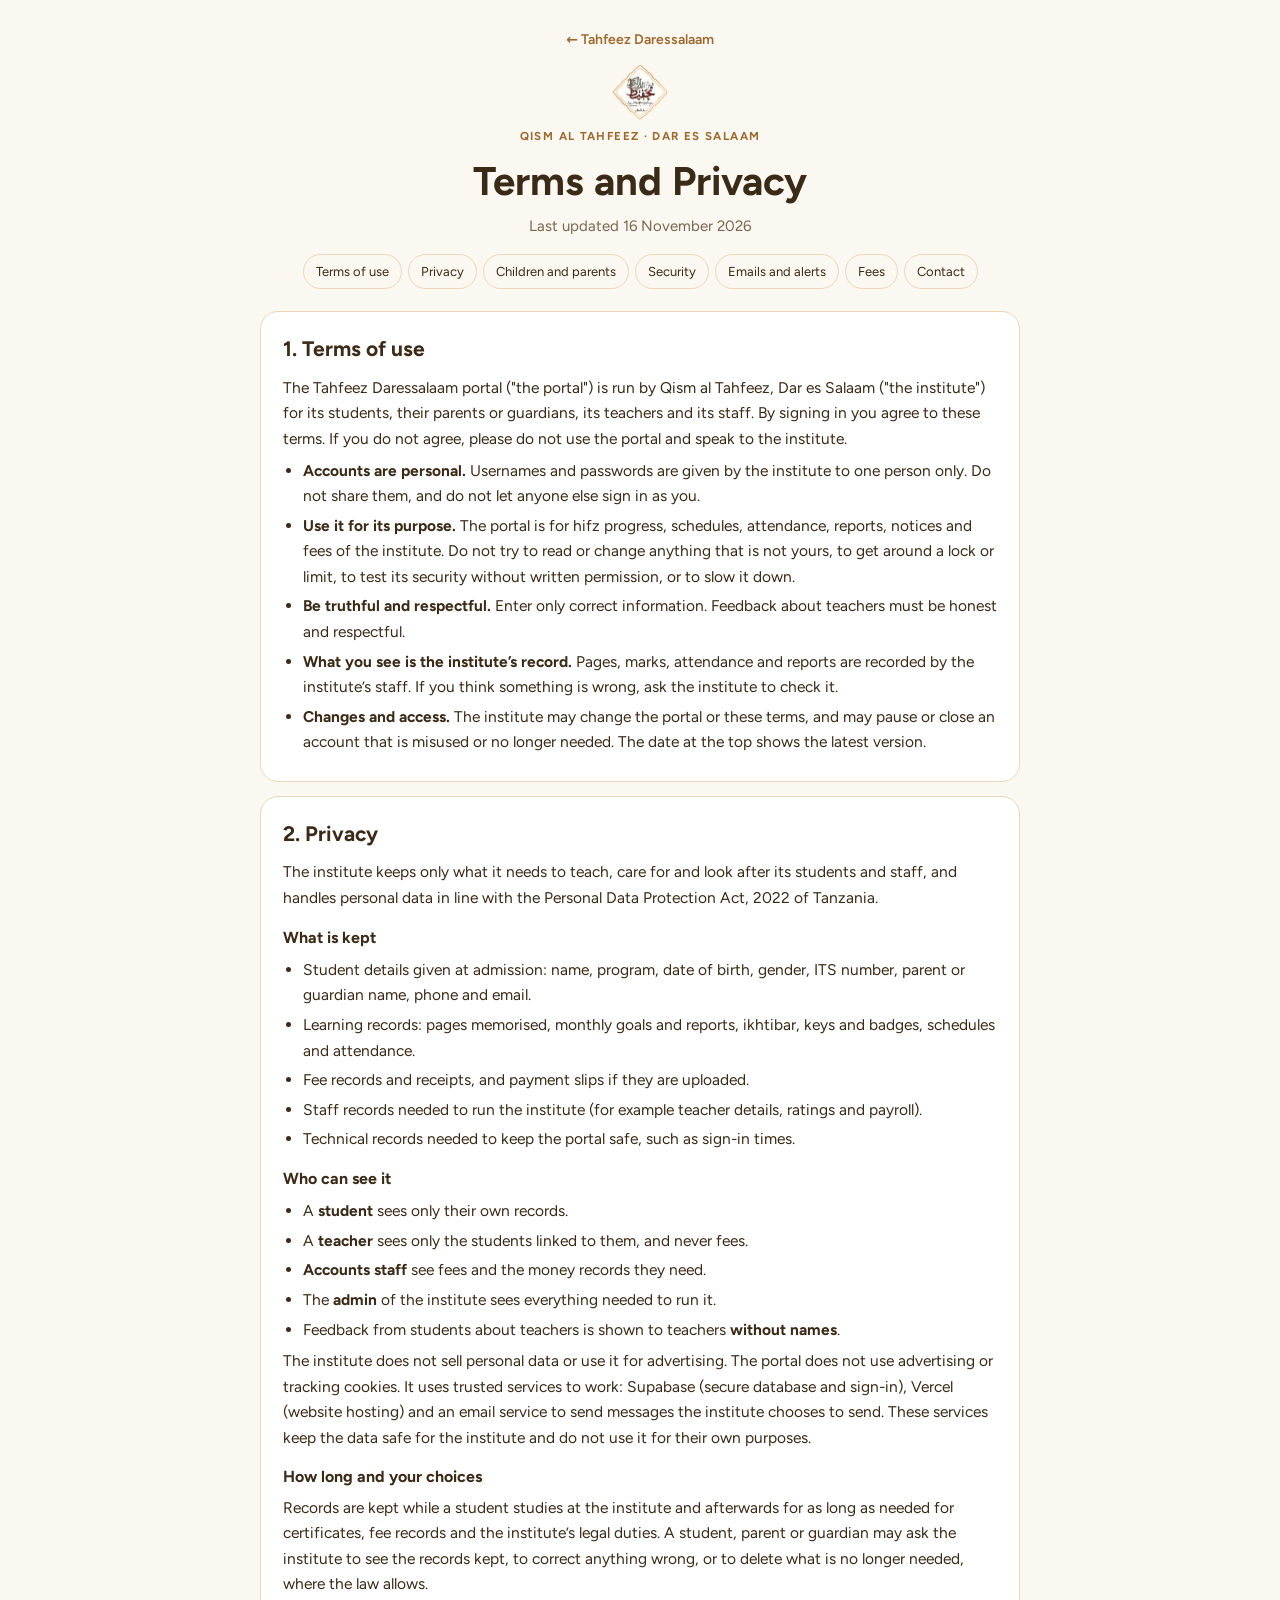
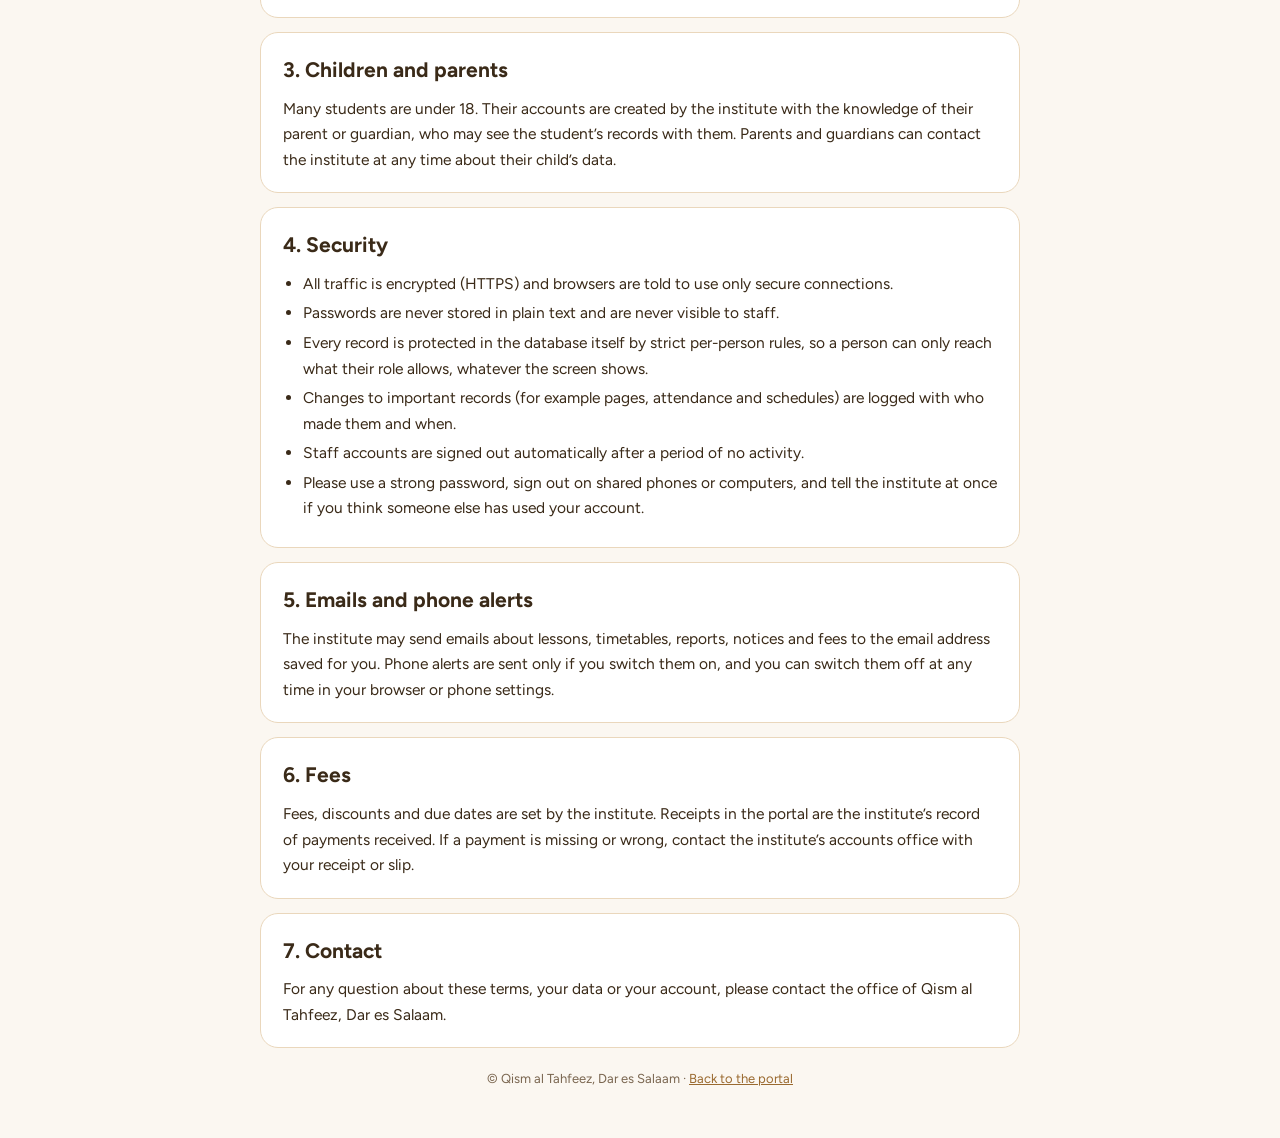
<file: terms.html>
<!doctype html>
<html lang="en">
<head>
<meta charset="utf-8">
<meta name="viewport" content="width=device-width,initial-scale=1,viewport-fit=cover">
<title>Terms and Privacy · Tahfeez Daressalaam</title>
<meta name="description" content="Terms of use, privacy and security for the Tahfeez Daressalaam portal of Qism al Tahfeez, Dar es Salaam.">
<meta name="theme-color" content="#0E1736">
<link rel="icon" href="assets/icon.png">
<meta name="referrer" content="no-referrer">
<script src="js/theme.js?v=43"></script>
<link rel="stylesheet" href="css/fonts.css?v=43">
<link rel="stylesheet" href="css/style.css?v=43">
<link rel="stylesheet" href="css/majestic.css?v=43">
</head>
<body class="legalpage">
<header class="legalhead">
  <a class="back" href="index.html"><span aria-hidden="true">&#8592;</span> Tahfeez Daressalaam</a>
  <img src="assets/logo-qt-sm.png" alt="" width="56" height="56">
  <p class="eyebrow">Qism al Tahfeez · Dar es Salaam</p>
  <h1>Terms and Privacy</h1>
  <p class="muted">Last updated 16 November 2026</p>
  <nav class="legaltoc" aria-label="On this page">
    <a href="#terms">Terms of use</a><a href="#privacy">Privacy</a><a href="#children">Children and parents</a><a href="#security">Security</a><a href="#emails">Emails and alerts</a><a href="#fees">Fees</a><a href="#contact">Contact</a>
  </nav>
</header>
<main class="legal">
  <section id="terms">
    <h2>1. Terms of use</h2>
    <p>The Tahfeez Daressalaam portal ("the portal") is run by Qism al Tahfeez, Dar es Salaam ("the institute") for its students, their parents or guardians, its teachers and its staff. By signing in you agree to these terms. If you do not agree, please do not use the portal and speak to the institute.</p>
    <ul>
      <li><b>Accounts are personal.</b> Usernames and passwords are given by the institute to one person only. Do not share them, and do not let anyone else sign in as you.</li>
      <li><b>Use it for its purpose.</b> The portal is for hifz progress, schedules, attendance, reports, notices and fees of the institute. Do not try to read or change anything that is not yours, to get around a lock or limit, to test its security without written permission, or to slow it down.</li>
      <li><b>Be truthful and respectful.</b> Enter only correct information. Feedback about teachers must be honest and respectful.</li>
      <li><b>What you see is the institute’s record.</b> Pages, marks, attendance and reports are recorded by the institute’s staff. If you think something is wrong, ask the institute to check it.</li>
      <li><b>Changes and access.</b> The institute may change the portal or these terms, and may pause or close an account that is misused or no longer needed. The date at the top shows the latest version.</li>
    </ul>
  </section>
  <section id="privacy">
    <h2>2. Privacy</h2>
    <p>The institute keeps only what it needs to teach, care for and look after its students and staff, and handles personal data in line with the Personal Data Protection Act, 2022 of Tanzania.</p>
    <h3>What is kept</h3>
    <ul>
      <li>Student details given at admission: name, program, date of birth, gender, ITS number, parent or guardian name, phone and email.</li>
      <li>Learning records: pages memorised, monthly goals and reports, ikhtibar, keys and badges, schedules and attendance.</li>
      <li>Fee records and receipts, and payment slips if they are uploaded.</li>
      <li>Staff records needed to run the institute (for example teacher details, ratings and payroll).</li>
      <li>Technical records needed to keep the portal safe, such as sign-in times.</li>
    </ul>
    <h3>Who can see it</h3>
    <ul>
      <li>A <b>student</b> sees only their own records.</li>
      <li>A <b>teacher</b> sees only the students linked to them, and never fees.</li>
      <li><b>Accounts staff</b> see fees and the money records they need.</li>
      <li>The <b>admin</b> of the institute sees everything needed to run it.</li>
      <li>Feedback from students about teachers is shown to teachers <b>without names</b>.</li>
    </ul>
    <p>The institute does not sell personal data or use it for advertising. The portal does not use advertising or tracking cookies. It uses trusted services to work: Supabase (secure database and sign-in), Vercel (website hosting) and an email service to send messages the institute chooses to send. These services keep the data safe for the institute and do not use it for their own purposes.</p>
    <h3>How long and your choices</h3>
    <p>Records are kept while a student studies at the institute and afterwards for as long as needed for certificates, fee records and the institute’s legal duties. A student, parent or guardian may ask the institute to see the records kept, to correct anything wrong, or to delete what is no longer needed, where the law allows.</p>
  </section>
  <section id="children">
    <h2>3. Children and parents</h2>
    <p>Many students are under 18. Their accounts are created by the institute with the knowledge of their parent or guardian, who may see the student’s records with them. Parents and guardians can contact the institute at any time about their child’s data.</p>
  </section>
  <section id="security">
    <h2>4. Security</h2>
    <ul>
      <li>All traffic is encrypted (HTTPS) and browsers are told to use only secure connections.</li>
      <li>Passwords are never stored in plain text and are never visible to staff.</li>
      <li>Every record is protected in the database itself by strict per-person rules, so a person can only reach what their role allows, whatever the screen shows.</li>
      <li>Changes to important records (for example pages, attendance and schedules) are logged with who made them and when.</li>
      <li>Staff accounts are signed out automatically after a period of no activity.</li>
      <li>Please use a strong password, sign out on shared phones or computers, and tell the institute at once if you think someone else has used your account.</li>
    </ul>
  </section>
  <section id="emails">
    <h2>5. Emails and phone alerts</h2>
    <p>The institute may send emails about lessons, timetables, reports, notices and fees to the email address saved for you. Phone alerts are sent only if you switch them on, and you can switch them off at any time in your browser or phone settings.</p>
  </section>
  <section id="fees">
    <h2>6. Fees</h2>
    <p>Fees, discounts and due dates are set by the institute. Receipts in the portal are the institute’s record of payments received. If a payment is missing or wrong, contact the institute’s accounts office with your receipt or slip.</p>
  </section>
  <section id="contact">
    <h2>7. Contact</h2>
    <p>For any question about these terms, your data or your account, please contact the office of Qism al Tahfeez, Dar es Salaam.</p>
  </section>
  <p class="muted legalfoot">© Qism al Tahfeez, Dar es Salaam · <a href="index.html">Back to the portal</a></p>
</main>
</body>
</html>
</file>
<file: css/fonts.css>
@font-face{font-family:'Amiri';font-style:normal;font-weight:400;font-display:swap;src:url(../fonts/amiri-arabic-400-normal.woff2) format('woff2');unicode-range:U+0600-06FF,U+0750-077F,U+0870-088E,U+0890-0891,U+0897-08E1,U+08E3-08FF,U+200C-200E,U+2010-2011,U+204F,U+2E41,U+FB50-FDFF,U+FE70-FE74,U+FE76-FEFC,U+102E0-102FB,U+10E60-10E7E,U+10EC2-10EC4,U+10EFC-10EFF,U+1EE00-1EE03,U+1EE05-1EE1F,U+1EE21-1EE22,U+1EE24,U+1EE27,U+1EE29-1EE32,U+1EE34-1EE37,U+1EE39,U+1EE3B,U+1EE42,U+1EE47,U+1EE49,U+1EE4B,U+1EE4D-1EE4F,U+1EE51-1EE52,U+1EE54,U+1EE57,U+1EE59,U+1EE5B,U+1EE5D,U+1EE5F,U+1EE61-1EE62,U+1EE64,U+1EE67-1EE6A,U+1EE6C-1EE72,U+1EE74-1EE77,U+1EE79-1EE7C,U+1EE7E,U+1EE80-1EE89,U+1EE8B-1EE9B,U+1EEA1-1EEA3,U+1EEA5-1EEA9,U+1EEAB-1EEBB,U+1EEF0-1EEF1}
@font-face{font-family:'Amiri';font-style:normal;font-weight:400;font-display:swap;src:url(../fonts/amiri-latin-400-normal.woff2) format('woff2');unicode-range:U+0000-00FF,U+0131,U+0152-0153,U+02BB-02BC,U+02C6,U+02DA,U+02DC,U+0304,U+0308,U+0329,U+2000-206F,U+20AC,U+2122,U+2191,U+2193,U+2212,U+2215,U+FEFF,U+FFFD}
@font-face{font-family:'Amiri';font-style:normal;font-weight:700;font-display:swap;src:url(../fonts/amiri-arabic-700-normal.woff2) format('woff2');unicode-range:U+0600-06FF,U+0750-077F,U+0870-088E,U+0890-0891,U+0897-08E1,U+08E3-08FF,U+200C-200E,U+2010-2011,U+204F,U+2E41,U+FB50-FDFF,U+FE70-FE74,U+FE76-FEFC,U+102E0-102FB,U+10E60-10E7E,U+10EC2-10EC4,U+10EFC-10EFF,U+1EE00-1EE03,U+1EE05-1EE1F,U+1EE21-1EE22,U+1EE24,U+1EE27,U+1EE29-1EE32,U+1EE34-1EE37,U+1EE39,U+1EE3B,U+1EE42,U+1EE47,U+1EE49,U+1EE4B,U+1EE4D-1EE4F,U+1EE51-1EE52,U+1EE54,U+1EE57,U+1EE59,U+1EE5B,U+1EE5D,U+1EE5F,U+1EE61-1EE62,U+1EE64,U+1EE67-1EE6A,U+1EE6C-1EE72,U+1EE74-1EE77,U+1EE79-1EE7C,U+1EE7E,U+1EE80-1EE89,U+1EE8B-1EE9B,U+1EEA1-1EEA3,U+1EEA5-1EEA9,U+1EEAB-1EEBB,U+1EEF0-1EEF1}
@font-face{font-family:'Amiri';font-style:normal;font-weight:700;font-display:swap;src:url(../fonts/amiri-latin-700-normal.woff2) format('woff2');unicode-range:U+0000-00FF,U+0131,U+0152-0153,U+02BB-02BC,U+02C6,U+02DA,U+02DC,U+0304,U+0308,U+0329,U+2000-206F,U+20AC,U+2122,U+2191,U+2193,U+2212,U+2215,U+FEFF,U+FFFD}
@font-face{font-family:'Figtree';font-style:normal;font-weight:400;font-display:swap;src:url(../fonts/figtree-latin-400-normal.woff2) format('woff2');unicode-range:U+0000-00FF,U+0131,U+0152-0153,U+02BB-02BC,U+02C6,U+02DA,U+02DC,U+0304,U+0308,U+0329,U+2000-206F,U+20AC,U+2122,U+2191,U+2193,U+2212,U+2215,U+FEFF,U+FFFD}
@font-face{font-family:'Figtree';font-style:normal;font-weight:500;font-display:swap;src:url(../fonts/figtree-latin-500-normal.woff2) format('woff2');unicode-range:U+0000-00FF,U+0131,U+0152-0153,U+02BB-02BC,U+02C6,U+02DA,U+02DC,U+0304,U+0308,U+0329,U+2000-206F,U+20AC,U+2122,U+2191,U+2193,U+2212,U+2215,U+FEFF,U+FFFD}
@font-face{font-family:'Figtree';font-style:normal;font-weight:600;font-display:swap;src:url(../fonts/figtree-latin-600-normal.woff2) format('woff2');unicode-range:U+0000-00FF,U+0131,U+0152-0153,U+02BB-02BC,U+02C6,U+02DA,U+02DC,U+0304,U+0308,U+0329,U+2000-206F,U+20AC,U+2122,U+2191,U+2193,U+2212,U+2215,U+FEFF,U+FFFD}
@font-face{font-family:'Figtree';font-style:normal;font-weight:700;font-display:swap;src:url(../fonts/figtree-latin-700-normal.woff2) format('woff2');unicode-range:U+0000-00FF,U+0131,U+0152-0153,U+02BB-02BC,U+02C6,U+02DA,U+02DC,U+0304,U+0308,U+0329,U+2000-206F,U+20AC,U+2122,U+2191,U+2193,U+2212,U+2215,U+FEFF,U+FFFD}
@font-face{font-family:'Figtree';font-style:normal;font-weight:800;font-display:swap;src:url(../fonts/figtree-latin-800-normal.woff2) format('woff2');unicode-range:U+0000-00FF,U+0131,U+0152-0153,U+02BB-02BC,U+02C6,U+02DA,U+02DC,U+0304,U+0308,U+0329,U+2000-206F,U+20AC,U+2122,U+2191,U+2193,U+2212,U+2215,U+FEFF,U+FFFD}
@font-face{font-family:'IBM Plex Mono';font-style:normal;font-weight:500;font-display:swap;src:url(../fonts/ibm-plex-mono-latin-500-normal.woff2) format('woff2');unicode-range:U+0000-00FF,U+0131,U+0152-0153,U+02BB-02BC,U+02C6,U+02DA,U+02DC,U+0304,U+0308,U+0329,U+2000-206F,U+20AC,U+2122,U+2191,U+2193,U+2212,U+2215,U+FEFF,U+FFFD}
/* Al-Kanz (Lisan ud-Dawat) — used automatically for every Arabic character, in text and while typing */
@font-face{font-family:'AlKanz';font-style:normal;font-weight:400 800;font-display:swap;src:url(../fonts/al-kanz-arabic.woff2) format('woff2');size-adjust:120%;unicode-range:U+0600-06FF,U+0750-077F,U+08A0-08FF,U+FB50-FDFF,U+FE70-FEFF,U+200C-200F,U+25CC}
/* Imperial Lustre: Reem Kufi (geometric Kufic, headings only) + Plus Jakarta Sans (everything else) */
@font-face{font-family:'Reem Kufi';font-style:normal;font-weight:500;font-display:swap;src:url(../fonts/reem-kufi-latin-500-normal.woff2) format('woff2');unicode-range:U+0000-00FF,U+0131,U+0152-0153,U+02BB-02BC,U+02C6,U+02DA,U+02DC,U+0304,U+0308,U+0329,U+2000-206F,U+20AC,U+2122,U+2191,U+2193,U+2212,U+2215,U+FEFF,U+FFFD}
@font-face{font-family:'Reem Kufi';font-style:normal;font-weight:700;font-display:swap;src:url(../fonts/reem-kufi-latin-700-normal.woff2) format('woff2');unicode-range:U+0000-00FF,U+0131,U+0152-0153,U+02BB-02BC,U+02C6,U+02DA,U+02DC,U+0304,U+0308,U+0329,U+2000-206F,U+20AC,U+2122,U+2191,U+2193,U+2212,U+2215,U+FEFF,U+FFFD}
@font-face{font-family:'Plus Jakarta Sans';font-style:normal;font-weight:400;font-display:swap;src:url(../fonts/plus-jakarta-sans-latin-400-normal.woff2) format('woff2');unicode-range:U+0000-00FF,U+0131,U+0152-0153,U+02BB-02BC,U+02C6,U+02DA,U+02DC,U+0304,U+0308,U+0329,U+2000-206F,U+20AC,U+2122,U+2191,U+2193,U+2212,U+2215,U+FEFF,U+FFFD}
@font-face{font-family:'Plus Jakarta Sans';font-style:normal;font-weight:500;font-display:swap;src:url(../fonts/plus-jakarta-sans-latin-500-normal.woff2) format('woff2');unicode-range:U+0000-00FF,U+0131,U+0152-0153,U+02BB-02BC,U+02C6,U+02DA,U+02DC,U+0304,U+0308,U+0329,U+2000-206F,U+20AC,U+2122,U+2191,U+2193,U+2212,U+2215,U+FEFF,U+FFFD}
@font-face{font-family:'Plus Jakarta Sans';font-style:normal;font-weight:600;font-display:swap;src:url(../fonts/plus-jakarta-sans-latin-600-normal.woff2) format('woff2');unicode-range:U+0000-00FF,U+0131,U+0152-0153,U+02BB-02BC,U+02C6,U+02DA,U+02DC,U+0304,U+0308,U+0329,U+2000-206F,U+20AC,U+2122,U+2191,U+2193,U+2212,U+2215,U+FEFF,U+FFFD}
@font-face{font-family:'Plus Jakarta Sans';font-style:normal;font-weight:700;font-display:swap;src:url(../fonts/plus-jakarta-sans-latin-700-normal.woff2) format('woff2');unicode-range:U+0000-00FF,U+0131,U+0152-0153,U+02BB-02BC,U+02C6,U+02DA,U+02DC,U+0304,U+0308,U+0329,U+2000-206F,U+20AC,U+2122,U+2191,U+2193,U+2212,U+2215,U+FEFF,U+FFFD}
@font-face{font-family:'Plus Jakarta Sans';font-style:normal;font-weight:800;font-display:swap;src:url(../fonts/plus-jakarta-sans-latin-800-normal.woff2) format('woff2');unicode-range:U+0000-00FF,U+0131,U+0152-0153,U+02BB-02BC,U+02C6,U+02DA,U+02DC,U+0304,U+0308,U+0329,U+2000-206F,U+20AC,U+2122,U+2191,U+2193,U+2212,U+2215,U+FEFF,U+FFFD}
</file>
<file: css/style.css>
/* Qism al Tahfeez — gold & white. Layout concept: the logo's gold field frames every
   screen; working surfaces are clean white paper edged in hairline gold. */
:root{
  --gold:#D19B5B;          /* the logo's own gold */
  --gold-deep:#9A6A30;     /* gold that reads as text on white */
  --gold-dark:#7C5322;
  --gold-soft:#F7ECDD;
  --gold-line:#EAD7BC;
  --bg:#FBF7F1;
  --white:#FFFFFF;
  --on-gold:#FFFFFF;     /* text on gold and coloured fills */
  --ink:#3A2A18;
  --ink-2:#7A6650;
  --good:#2F7D4F; --good-bg:#E4F2E8;
  --warn:#9A6400; --warn-bg:#FBF0D3;
  --bad:#B03A2E;  --bad-bg:#F9E2DE;
  --scrim:rgba(42,28,12,.45);
  --shadow:0 1px 2px rgba(80,55,20,.06),0 12px 32px rgba(80,55,20,.08);
  --font-display:'AlKanz','Amiri','Noto Naskh Arabic',Georgia,'Times New Roman',serif;
  --font-ui:'AlKanz','Figtree',system-ui,-apple-system,'Segoe UI',Roboto,sans-serif;
  --font-mono:'AlKanz','IBM Plex Mono',ui-monospace,Menlo,Consolas,monospace;
  color-scheme:light;
}
*{box-sizing:border-box}
html,body{margin:0}
body{background:var(--bg);color:var(--ink);font:15px/1.5 var(--font-ui);-webkit-font-smoothing:antialiased}
button,input,select,textarea{font:inherit;color:inherit}
h1,h2,h3,h4,p{margin:0}
a{color:var(--gold-deep)}
img{max-width:100%}
[hidden]{display:none!important}
:focus-visible{outline:2px solid var(--gold-deep);outline-offset:2px}
.mono{font-family:var(--font-mono);font-variant-numeric:tabular-nums}
.num{font-variant-numeric:tabular-nums}
.ar{font-family:var(--font-display);direction:rtl}
.eyebrow{font-size:11.5px;letter-spacing:.12em;text-transform:uppercase;font-weight:700;color:var(--gold-deep)}
.muted{color:var(--ink-2)}
.sr{position:absolute;width:1px;height:1px;overflow:hidden;clip:rect(0 0 0 0);white-space:nowrap}

/* gold field with the arabesque lattice */
.goldfield{position:relative;background:var(--gold);color:var(--on-gold);overflow:hidden}
.goldfield::before{content:"";position:absolute;inset:0;opacity:.13;pointer-events:none;
  background-image:url("data:image/svg+xml,%3Csvg xmlns='http://www.w3.org/2000/svg' width='56' height='56' viewBox='0 0 56 56'%3E%3Cg fill='none' stroke='%23fff' stroke-width='1.2'%3E%3Crect x='14' y='14' width='28' height='28'/%3E%3Crect x='14' y='14' width='28' height='28' transform='rotate(45 28 28)'/%3E%3Ccircle cx='28' cy='28' r='5'/%3E%3C/g%3E%3C/svg%3E");}
.goldfield>*{position:relative}

/* buttons */
.btn{display:inline-flex;align-items:center;justify-content:center;gap:8px;border:1px solid var(--gold-line);background:var(--white);color:var(--ink);
  padding:10px 16px;border-radius:12px;font-weight:600;cursor:pointer;white-space:nowrap;text-decoration:none;transition:background .15s,border-color .15s,transform .1s}
.btn:hover{border-color:var(--gold)}
.btn:active{transform:translateY(1px)}
.btn.gold{background:var(--gold-deep);border-color:var(--gold-deep);color:var(--on-gold)}
.btn.gold:hover{background:var(--gold-dark);border-color:var(--gold-dark)}
.btn.ghost{background:transparent;border-color:transparent;color:var(--gold-deep)}
.btn.ghost:hover{background:var(--gold-soft)}
.btn.danger{color:var(--bad);border-color:#EBC2BC}
.btn.armed{background:var(--bad);border-color:var(--bad);color:var(--on-gold)}
.btn.sm{padding:7px 12px;font-size:13.5px;border-radius:10px}
.btn.block{width:100%}
.btn:disabled{opacity:.55;cursor:default;transform:none}
.iconbtn{border:0;background:transparent;padding:8px;border-radius:10px;cursor:pointer;color:inherit;display:inline-flex;align-items:center;justify-content:center}
.iconbtn:hover{background:var(--gold-soft)}
.btn svg,.iconbtn svg{flex:none}

/* fields */
.field{display:grid;gap:6px}
.field>label,.field>.lbl{font-size:13px;font-weight:600;color:var(--ink-2)}
.input,.field input,.field select,.field textarea{width:100%;border:1px solid var(--gold-line);background:var(--white);border-radius:12px;padding:11px 13px;outline:none;transition:border-color .15s,box-shadow .15s}
.field input:focus,.field select:focus,.field textarea:focus,.input:focus{border-color:var(--gold);box-shadow:0 0 0 3px var(--gold-soft)}
.field .hint{font-size:12.5px;color:var(--ink-2)}
.pw{position:relative}
.pw input{padding-right:64px}
.pw button{position:absolute;right:6px;top:50%;transform:translateY(-50%);border:0;background:transparent;color:var(--gold-deep);font-weight:600;font-size:13px;cursor:pointer;padding:6px 8px;border-radius:8px}
.two{display:grid;grid-template-columns:1fr 1fr;gap:12px}
@media (max-width:480px){.two{grid-template-columns:1fr}}
.form{display:grid;gap:14px}
.form>*,.panel>*{min-width:0}
.err{background:var(--bad-bg);color:var(--bad);border-radius:10px;padding:10px 12px;font-size:13.5px;font-weight:600}
.okmsg{background:var(--good-bg);color:var(--good);border-radius:10px;padding:10px 12px;font-size:13.5px;font-weight:600}

/* pills */
.pill{display:inline-flex;align-items:center;gap:6px;padding:4px 10px;border-radius:999px;font-size:12.5px;font-weight:700;white-space:nowrap;background:var(--gold-soft);color:var(--gold-deep)}
.pill i{width:7px;height:7px;border-radius:50%;background:currentColor}
.pill.good{background:var(--good-bg);color:var(--good)}
.pill.warn{background:var(--warn-bg);color:var(--warn)}
.pill.bad{background:var(--bad-bg);color:var(--bad)}
.pill.plain{background:#F1ECE4;color:var(--ink-2)}

/* demo banner */
.demo{background:var(--ink);color:#F7ECDD;font-size:13px;text-align:center;padding:8px 16px;padding-top:calc(8px + env(safe-area-inset-top,0px))}
.demo b{color:var(--gold)}

/* ------------------------------------------------------------- sign-in */
.auth{min-height:100vh;min-height:100dvh;display:grid;grid-template-columns:minmax(0,1fr) minmax(0,1fr)}
.auth-art{display:grid;place-items:center;padding:40px 24px;text-align:center}
.auth-art .inner{display:grid;gap:14px;justify-items:center;max-width:420px}
.auth-art img{width:min(300px,62vw)}
.auth-art h1{font-family:var(--font-display);font-size:clamp(30px,4vw,42px);line-height:1.15}
.auth-art p{opacity:.92}
.auth-main{display:grid;place-items:center;padding:32px 16px;background:var(--white)}
.auth-card{width:min(400px,100%);display:grid;gap:20px}
.auth-card h2{font-family:var(--font-display);font-size:34px;line-height:1.15;color:var(--ink)}
.back{display:inline-flex;align-items:center;gap:6px;font-weight:600;color:var(--gold-deep);text-decoration:none;font-size:14px}
.demo-cred{border:1px dashed var(--gold);background:var(--gold-soft);border-radius:12px;padding:10px 12px;font-size:13px;color:var(--ink)}
@media (max-width:760px){
  .auth{grid-template-columns:1fr;grid-template-rows:auto 1fr}
  .auth-art{padding:28px 16px 24px}
  .auth-art img{width:150px}
  .auth-art h1{font-size:28px}
  .auth-main{align-items:start;border-radius:24px 24px 0 0;margin-top:-18px;position:relative;padding-top:28px}
}

/* --------------------------------------------------------- app chrome */
.topbar{position:sticky;top:env(safe-area-inset-top,0px);z-index:10;background:var(--white);border-bottom:1px solid var(--gold-line)}
.topbar-in{max-width:1120px;margin:0 auto;padding:10px 16px;display:flex;align-items:center;gap:12px}
.brand{display:flex;align-items:center;gap:10px;min-width:0;text-decoration:none;color:inherit}
.brand .mark{width:40px;height:40px;border-radius:11px;background:var(--gold);display:grid;place-items:center;flex:none}
.brand .mark img{width:32px}
.brand b{font-family:var(--font-display);font-size:20px;line-height:1.1;display:block}
.brand small{display:block;font-size:11.5px;letter-spacing:.1em;text-transform:uppercase;color:var(--gold-deep);font-weight:700}
.spacer{flex:1}
.who{font-size:13px;color:var(--ink-2)}

.toasts{position:fixed;z-index:60;left:0;right:0;top:calc(14px + env(safe-area-inset-top,0px));display:grid;gap:8px;justify-items:center;padding-inline:16px;pointer-events:none}
.toast{pointer-events:auto;display:flex;align-items:center;gap:14px;background:var(--ink);color:#FBF3E7;padding:11px 14px 11px 16px;border-radius:12px;box-shadow:var(--shadow);max-width:min(520px,100%);font-weight:500;animation:drop .25s ease backwards}
.toast button{border:0;background:transparent;color:var(--gold);font-weight:700;cursor:pointer}
@keyframes rise{from{transform:translateY(10px);opacity:0}to{transform:none;opacity:1}}
@keyframes drop{from{transform:translateY(-10px);opacity:0}to{transform:none;opacity:1}}

/* overlays */
.scrim{position:fixed;inset:0;background:var(--scrim);z-index:40;animation:fade .2s ease}
@keyframes fade{from{opacity:0}}
.sheet{position:fixed;z-index:41;top:0;right:0;bottom:0;width:min(560px,100%);background:var(--bg);overflow-y:auto;
  padding:calc(18px + env(safe-area-inset-top,0px)) 20px calc(28px + env(safe-area-inset-bottom,0px));display:grid;gap:20px;align-content:start;
  box-shadow:-20px 0 60px rgba(60,40,10,.18);animation:slidein .25s ease}
@keyframes slidein{from{transform:translateX(30px);opacity:0}}
.sheet-head{display:flex;justify-content:space-between;gap:12px;align-items:flex-start}
.sheet-head h2{font-family:var(--font-display);font-size:32px;line-height:1.15;overflow-wrap:anywhere}
.sheet section{display:grid;gap:10px}
.sheet h3{font-size:12px;letter-spacing:.12em;text-transform:uppercase;color:var(--gold-deep);font-weight:700}
.panel{background:var(--white);border:1px solid var(--gold-line);border-radius:16px;padding:16px}
.modal{position:fixed;z-index:41;inset:0;display:grid;place-items:start center;overflow-y:auto;
  padding:calc(16px + env(safe-area-inset-top,0px)) 16px calc(16px + env(safe-area-inset-bottom,0px));pointer-events:none}
.modal>*{pointer-events:auto}
.modal-in{width:min(440px,100%);display:grid;gap:12px;margin-block:auto;animation:pop .3s cubic-bezier(.2,.9,.3,1.2)}
@keyframes pop{from{transform:scale(.94);opacity:0}}
.ractions{display:flex;flex-wrap:wrap;gap:8px;justify-content:center}

/* ------------------------------------------------------------- receipt */
.receipt{position:relative;background:var(--white);color:var(--ink);border-radius:8px;padding:26px 26px 28px;text-align:center;overflow:hidden;box-shadow:0 20px 60px rgba(40,25,5,.3)}
.receipt::before{content:"";position:absolute;inset:9px;border:1.5px solid var(--gold);border-radius:4px;pointer-events:none}
.receipt::after{content:"";position:absolute;inset:14px;border:.75px solid var(--gold-line);border-radius:2px;pointer-events:none}
.receipt .rlogo{width:96px;margin:0 auto 6px;display:block}
.receipt .rname{font-family:var(--font-display);font-size:26px;font-weight:700;line-height:1.15}
.receipt .rar{font-family:var(--font-display);font-size:17px;color:var(--gold-deep);direction:rtl}
.receipt .rtitle{margin-top:10px;display:inline-block;font-size:11px;letter-spacing:.3em;font-weight:800;color:var(--on-gold);background:var(--gold);padding:5px 12px 5px 15px;border-radius:999px}
.receipt .rno{margin-top:8px;font-size:14px;color:var(--ink-2)}
.receipt .ramt{margin-top:16px;font-family:var(--font-display);font-size:40px;font-weight:700;line-height:1.1;color:var(--ink)}
.receipt .ramt small{display:block;font-family:var(--font-ui);font-size:12px;letter-spacing:.12em;text-transform:uppercase;color:var(--ink-2);font-weight:700}
.receipt dl{margin:16px 0 0;display:grid;text-align:left}
.receipt dl div{display:flex;justify-content:space-between;gap:16px;padding:9px 0;border-top:1px dashed var(--gold-line)}
.receipt dt{color:var(--ink-2);font-size:13px}
.receipt dd{margin:0;font-weight:600;text-align:right;overflow-wrap:anywhere}
.receipt .thanks{margin-top:18px;font-family:var(--font-display);font-size:18px;color:var(--gold-deep)}
.stamp{position:absolute;right:26px;top:150px;width:92px;height:92px;border-radius:50%;border:3px double var(--gold-deep);color:var(--gold-deep);display:grid;place-content:center;transform:rotate(-14deg);text-align:center;background:rgba(255,255,255,.75);animation:stamp .5s .15s cubic-bezier(.2,1.4,.4,1) backwards}
.stamp b{font-size:21px;letter-spacing:.14em;line-height:1;font-weight:800}
.stamp small{font-size:9px;letter-spacing:.16em;font-weight:800;margin-top:3px}
@keyframes stamp{from{transform:rotate(-14deg) scale(2.2);opacity:0}}
@media (max-width:400px){.stamp{right:14px;width:80px;height:80px}.receipt{padding:22px 18px}}

@media (prefers-reduced-motion:reduce){*{animation:none!important;transition:none!important}}

/* Arabic: Al-Kanz everywhere, right-to-left inside fields when Arabic is typed */
input[dir=auto],textarea[dir=auto]{unicode-bidi:plaintext}
.ar,[lang=ar]{font-family:'AlKanz','Amiri',serif}
:lang(ar){line-height:1.7}
/* notices: files and typed messages (both portals) */
.doc.msg{white-space:normal;font-size:15.5px}
.doc.msg p{margin:0 0 .8em}
.doc.msg p:last-child{margin-bottom:0}
.doc [lang=ar],.doc.msg [lang=ar]{font-size:1.15em}
.nfile{display:grid;grid-template-columns:auto minmax(0,1fr) auto;gap:12px;align-items:center;background:var(--white);border:1px solid var(--gold-line);border-radius:14px;padding:12px 14px}
.nfile .pname{display:grid;min-width:0}
.nfile .pname b{overflow:hidden;text-overflow:ellipsis;white-space:nowrap}
.nfile .pname small{color:var(--ink-2);font-size:12.5px}
.nfile .npreview{grid-column:1/-1}
.npreview:empty{display:none}
.npreview img,.npreview video{display:block;max-width:100%;max-height:70vh;margin:4px auto 0;border-radius:10px;border:1px solid var(--gold-line)}
.npreview audio{width:100%}
.fbadge{width:44px;height:44px;border-radius:12px;display:grid;place-items:center;font:800 11px/1 var(--font-ui);letter-spacing:.02em;color:#fff;--fb:var(--gold-deep);background:var(--fb);flex:none}
.fbadge.k-pdf{--fb:#B3261E}.fbadge.k-word{--fb:#2B579A}.fbadge.k-slides{--fb:#C4501F}.fbadge.k-sheet{--fb:#217346}
.fbadge.k-image{--fb:#6B4FA0}.fbadge.k-audio{--fb:#0F7A78}.fbadge.k-video{--fb:#3B3B3B}
@media (max-width:520px){.nfile{grid-template-columns:auto minmax(0,1fr)}.nfile .btnrow{grid-column:1/-1}}
/* install as an app */
.installbox:empty{display:none}
.install{display:grid;grid-template-columns:auto minmax(0,1fr) auto;gap:12px;align-items:center;background:var(--gold-soft);border:1px solid var(--gold-line);border-radius:14px;padding:10px 12px;text-align:left}
.install img{width:42px;height:42px;border-radius:11px}
.install span{display:grid;gap:2px;min-width:0}
.install small{color:var(--ink-2);font-size:12.5px;line-height:1.4}
.land .installbox{width:min(420px,100%)}
/* ---------- printing: report cards and certificates ---------- */
#printRoot{display:none}
@page{size:A4;margin:12mm}
@page cert{size:A4 landscape;margin:0}
@media print{
  body.printing{background:#fff!important}
  body.printing>*:not(#printRoot){display:none!important}
  body.printing #printRoot{display:block}
  *{-webkit-print-color-adjust:exact;print-color-adjust:exact}
}
.rc{page-break-after:always;break-after:page;color:#2A1D10;font:13px/1.45 var(--font-ui);display:grid;gap:12px}
.rc:last-child{page-break-after:auto;break-after:auto}
.rc-head{display:flex;gap:16px;align-items:center;border-bottom:2px solid #D19B5B;padding-bottom:10px}
.rc-head img{width:78px;height:auto}
.rc-inst{font-weight:700;color:#9A6A30;letter-spacing:.06em;text-transform:uppercase;font-size:11px;margin:0}
.rc-head h1{font-family:var(--font-display);font-size:28px;line-height:1.1;margin:2px 0}
.rc-month{margin:0;font-weight:700;font-size:15px}
.rc-who{display:flex;flex-wrap:wrap;gap:6px 24px;background:#FBF3E6;border-radius:8px;padding:8px 12px}
.rc-who small,.rc-pages small,.rc-keys small,.rc-sign small{display:block;color:#7A6550;font-size:10.5px;text-transform:uppercase;letter-spacing:.05em}
.rc-who b{font-size:14px}
.rc-grid{display:grid;grid-template-columns:1fr 1fr;gap:10px}
.rc-box{border:1px solid #E8D5B9;border-radius:8px;padding:10px 12px;break-inside:avoid}
.rc-box.wide{grid-column:1/-1}
.rc-box h2{font-family:var(--font-display);font-size:18px;margin:0 0 6px;color:#9A6A30}
.rc-pages{display:flex;align-items:center;justify-content:space-between;text-align:center}
.rc-pages b{font-size:22px}
.rc-pages span{color:#D19B5B;font-weight:800}
.rc-verdict{margin:6px 0;font-weight:700}
.rc-verdict.ok{color:#2E7D4F}.rc-verdict.no{color:#9C6A12}
.rc-bar{height:8px;border-radius:9px;background:#F3E6D2;overflow:hidden}
.rc-bar i{display:block;height:100%;background:#D19B5B}
.rc-small{color:#7A6550;font-size:11.5px;margin:4px 0}
.rc-keys{display:flex;gap:18px;margin-bottom:4px}
.rc-keys b{font-size:22px;color:#9A6A30}
.rc-t{width:100%;border-collapse:collapse}
.rc-t th,.rc-t td{padding:4px 0;border-top:1px dashed #EADBC4;text-align:left;vertical-align:top}
.rc-t th{font-weight:600;color:#5B4632;width:44%;padding-right:10px}
.rc-t tr:first-child th,.rc-t tr:first-child td{border-top:0}
.rc-t [dir=auto]{font-family:'AlKanz',var(--font-ui)}
.rc-sign{display:grid;grid-template-columns:repeat(3,1fr);gap:24px;margin-top:26px}
.rc-sign span{display:block;border-bottom:1px solid #2A1D10;height:28px}
.rc-foot{text-align:center;color:#9C8A76;font-size:10.5px;margin:0}
.cert{page:cert;page-break-after:always;break-after:page;width:297mm;height:209mm;overflow:hidden;break-inside:avoid;padding:9mm;box-sizing:border-box;background:#FFFDF8;color:#2A1D10}
.cert:last-child{page-break-after:auto;break-after:auto}
.cert-frame{height:100%;overflow:hidden;border:3px solid #D19B5B;outline:1px solid #D19B5B;outline-offset:-9px;border-radius:6px;padding:12px;box-sizing:border-box;background:
  radial-gradient(circle at 0 0,#F3E3C8 0 34px,transparent 35px),radial-gradient(circle at 100% 0,#F3E3C8 0 34px,transparent 35px),radial-gradient(circle at 0 100%,#F3E3C8 0 34px,transparent 35px),radial-gradient(circle at 100% 100%,#F3E3C8 0 34px,transparent 35px)}
.cert-in{height:100%;display:flex;flex-direction:column;align-items:center;justify-content:center;text-align:center;gap:6px;border:1px dashed #E3C9A2;border-radius:4px;padding:10px 40px;box-sizing:border-box}
.cert-logo{width:120px;height:auto}
.cert-ar{font-family:'AlKanz','Amiri',serif;font-size:30px;color:#9A6A30;margin:0;line-height:1.5}
.cert h1{font-family:var(--font-display);font-size:42px;margin:0;letter-spacing:.02em}
.cert-pre{margin:4px 0 0;color:#7A6550;font-style:italic;font-size:15px}
.cert-name{font-family:var(--font-display);font-size:40px;font-weight:700;margin:0;color:#7A4E1D;border-bottom:1.5px solid #D19B5B;padding:0 30px 4px}
.cert-line{font-size:16px;max-width:620px;margin:6px 0}
.cert-juz{display:grid;place-items:center;width:76px;height:76px;border-radius:50%;background:#D19B5B;color:#fff;line-height:1}
.cert-juz b{font-size:32px}.cert-juz small{font-size:10px;text-transform:uppercase;letter-spacing:.08em}
.cert.all .cert-name{font-size:46px}
.cert.all h1{color:#7A4E1D}
.cert-dua{font-family:'AlKanz','Amiri',serif;font-size:20px;color:#9A6A30;margin:2px 0}
.cert-sign{display:grid;grid-template-columns:1fr auto 1fr;gap:40px;width:100%;max-width:760px;margin-top:12px;align-items:end}
.cert-sign span{display:block;border-bottom:1px solid #2A1D10;height:24px}
.cert-sign small{display:block;color:#7A6550;font-size:11px;text-transform:uppercase;letter-spacing:.06em;margin-top:4px}
.cert-date b{font-size:15px}
/* certificate chips (both portals) */
.certchips{display:flex;flex-wrap:wrap;gap:6px}
.certchip{border:1px solid var(--gold);background:linear-gradient(180deg,#FFF8EC,var(--gold-soft));color:var(--gold-dark);border-radius:10px;padding:7px 12px;font:700 13.5px var(--font-ui);cursor:pointer}
.certchip:hover{background:var(--gold);color:#fff}
.certchip.all{background:linear-gradient(160deg,var(--gold),var(--gold-deep));color:#fff;border-color:var(--gold-deep)}
/* where in the Qur'an: surah + page */
.posgrid{display:grid;gap:8px}
.posrow{display:grid;grid-template-columns:92px minmax(0,1fr) 92px;gap:8px;align-items:center}
.poslabel{font-weight:700;font-size:13.5px;color:var(--ink-2)}
.posrow .num{text-align:center}
.nowat{margin:0;font-size:14px;color:var(--ink-2)}
.nowat b{color:var(--gold-dark)}
.nowat [lang=ar]{font-family:'AlKanz','Amiri',serif;font-size:1.15em;color:var(--gold-deep)}
.nowform{border-top:1px dashed var(--gold-line);padding-top:12px;gap:8px}
@media (max-width:520px){.posrow{grid-template-columns:76px minmax(0,1fr) 70px}}
.rc-pos b{font-size:14px!important}
/* ---------- printed fee accounts ---------- */
.acc .rc-head{align-items:flex-start}
.acc-stamp{font-size:10.5px;color:#7A6550;white-space:nowrap}
.acc-tot{display:flex;flex-wrap:wrap;gap:8px}
.acc-tot>div{flex:1 1 120px;border:1px solid #E8D5B9;border-radius:8px;padding:7px 10px;background:#FFFBF4}
.acc-tot small{display:block;color:#7A6550;font-size:10px;text-transform:uppercase;letter-spacing:.06em}
.acc-tot b{font-size:16px}
.acc .ok{color:#2E7D4F}.acc .no{color:#A3322A}
.acc-t{width:100%;border-collapse:collapse;font-size:11px}
.acc-t th{background:#F6EBDA;color:#5B4632;text-align:left;font-weight:700;padding:5px 6px;font-size:10px;text-transform:uppercase;letter-spacing:.04em}
.acc-t td{padding:5px 6px;border-bottom:1px solid #EFE2CD;vertical-align:top}
.acc-t .r{text-align:right;white-space:nowrap}
.acc-t small{display:block;color:#7A6550;font-size:9.5px}
.acc-t small.lv{color:#3E5E99}
.acc-t td.ml{font-size:10px;color:#A3322A;max-width:150px}
.acc-t tfoot td{font-weight:800;border-top:2px solid #D19B5B;border-bottom:0;background:#FBF3E6}
.acc-t tr{break-inside:avoid}
.acc-t .mono{font-family:'IBM Plex Mono',monospace;font-size:10px}
.acc-pill{display:inline-block;padding:1px 7px;border-radius:9px;font-size:9.5px;font-weight:700;background:#F1ECE4;color:#6B5B48}
.acc-pill.paid{background:#E3F2E8;color:#2E7D4F}.acc-pill.unpaid{background:#FBE5E2;color:#A3322A}
.acc-pill.leave{background:#E6ECF7;color:#3E5E99}.acc-pill.pending{background:#FDF1DC;color:#9A5B12}
@media print{body.printing::before,body.printing::after{display:none!important;content:none!important}}
.acc-t td:nth-child(2){min-width:140px}.acc-t td:nth-child(2) b{white-space:nowrap}.acc-tot b{white-space:nowrap}
</file>
<file: css/fatimid.css>
/* ==========================================================================
   Qism al Tahfeez — Fatimid theme
   Inspired by Fatimid Cairo (969–1171): the keel arches and fluted shell hood
   of al-Aqmar, the crenellations of al-Hakim, the gates of Bab Zuwayla and
   Bab al-Futuh, golden lustreware on ivory, and tiraz bands of inscription.
   Every ornament is vector, so it stays sharp at any size or screen.
   ========================================================================== */
:root{
  --fz-lattice-white:url("data:image/svg+xml,%3Csvg xmlns='http://www.w3.org/2000/svg' width='72' height='72' viewBox='0 0 72 72'%3E%3Cg fill='none' stroke='%23ffffff' stroke-width='1.1' stroke-linejoin='round'%3E%3Cpath d='M36.00,0.00 L46.54,10.54 L61.46,10.54 L61.46,25.46 L72.00,36.00 L61.46,46.54 L61.46,61.46 L46.54,61.46 L36.00,72.00 L25.46,61.46 L10.54,61.46 L10.54,46.54 L0.00,36.00 L10.54,25.46 L10.54,10.54 L25.46,10.54Z'/%3E%3Cpath d='M36.00,20.88 L40.43,25.31 L46.69,25.31 L46.69,31.57 L51.12,36.00 L46.69,40.43 L46.69,46.69 L40.43,46.69 L36.00,51.12 L31.57,46.69 L25.31,46.69 L25.31,40.43 L20.88,36.00 L25.31,31.57 L25.31,25.31 L31.57,25.31Z' stroke-width='0.8800000000000001'/%3E%3Ccircle cx='36.0' cy='36.0' r='4.68'/%3E%3Cpath d='M0 12.24V0H12.24M59.76 0H72V12.24M72 59.76V72H59.76M12.24 72H0V59.76' stroke-width='0.8800000000000001'/%3E%3C/g%3E%3Cg fill='%23ffffff'%3E%3Ccircle cx='0' cy='0' r='2'/%3E%3Ccircle cx='72' cy='0' r='2'/%3E%3Ccircle cx='0' cy='72' r='2'/%3E%3Ccircle cx='72' cy='72' r='2'/%3E%3C/g%3E%3C/svg%3E");
  --fz-lattice-gold:url("data:image/svg+xml,%3Csvg xmlns='http://www.w3.org/2000/svg' width='72' height='72' viewBox='0 0 72 72'%3E%3Cg fill='none' stroke='%23D19B5B' stroke-width='1' stroke-linejoin='round'%3E%3Cpath d='M36.00,0.00 L46.54,10.54 L61.46,10.54 L61.46,25.46 L72.00,36.00 L61.46,46.54 L61.46,61.46 L46.54,61.46 L36.00,72.00 L25.46,61.46 L10.54,61.46 L10.54,46.54 L0.00,36.00 L10.54,25.46 L10.54,10.54 L25.46,10.54Z'/%3E%3Cpath d='M36.00,20.88 L40.43,25.31 L46.69,25.31 L46.69,31.57 L51.12,36.00 L46.69,40.43 L46.69,46.69 L40.43,46.69 L36.00,51.12 L31.57,46.69 L25.31,46.69 L25.31,40.43 L20.88,36.00 L25.31,31.57 L25.31,25.31 L31.57,25.31Z' stroke-width='0.8'/%3E%3Ccircle cx='36.0' cy='36.0' r='4.68'/%3E%3Cpath d='M0 12.24V0H12.24M59.76 0H72V12.24M72 59.76V72H59.76M12.24 72H0V59.76' stroke-width='0.8'/%3E%3C/g%3E%3Cg fill='%23D19B5B'%3E%3Ccircle cx='0' cy='0' r='2'/%3E%3Ccircle cx='72' cy='0' r='2'/%3E%3Ccircle cx='0' cy='72' r='2'/%3E%3Ccircle cx='72' cy='72' r='2'/%3E%3C/g%3E%3C/svg%3E");
  --fz-tiraz-gold:url("data:image/svg+xml,%3Csvg xmlns='http://www.w3.org/2000/svg' width='28' height='14' viewBox='0 0 28 14'%3E%3Cpath d='M0 1.2H28M0 12.8H28' stroke='%23D19B5B' stroke-width='1.1'/%3E%3Cpath d='M14 3.6L17.6 7L14 10.4L10.4 7Z' fill='%23D19B5B'/%3E%3Cpath d='M0 7H6M22 7H28' stroke='%23D19B5B' stroke-width='1'/%3E%3Ccircle cx='0' cy='7' r='1.4' fill='%23D19B5B'/%3E%3Ccircle cx='28' cy='7' r='1.4' fill='%23D19B5B'/%3E%3C/svg%3E");
  --fz-tiraz-white:url("data:image/svg+xml,%3Csvg xmlns='http://www.w3.org/2000/svg' width='28' height='14' viewBox='0 0 28 14'%3E%3Cpath d='M0 1.2H28M0 12.8H28' stroke='%23ffffff' stroke-width='1.1'/%3E%3Cpath d='M14 3.6L17.6 7L14 10.4L10.4 7Z' fill='%23ffffff'/%3E%3Cpath d='M0 7H6M22 7H28' stroke='%23ffffff' stroke-width='1'/%3E%3Ccircle cx='0' cy='7' r='1.4' fill='%23ffffff'/%3E%3Ccircle cx='28' cy='7' r='1.4' fill='%23ffffff'/%3E%3C/svg%3E");
  --fz-merlon-bg:url("data:image/svg+xml,%3Csvg xmlns='http://www.w3.org/2000/svg' width='26' height='14' viewBox='0 0 26 14'%3E%3Cpath d='M0 14V9.5H4.5V6H8V2.5H18V6H21.5V9.5H26V14Z' fill='%23FBF7F1'/%3E%3C/svg%3E");
  --fz-merlon-white:url("data:image/svg+xml,%3Csvg xmlns='http://www.w3.org/2000/svg' width='26' height='14' viewBox='0 0 26 14'%3E%3Cpath d='M0 14V9.5H4.5V6H8V2.5H18V6H21.5V9.5H26V14Z' fill='%23ffffff'/%3E%3C/svg%3E");
  --fz-star-gold:url("data:image/svg+xml,%3Csvg xmlns='http://www.w3.org/2000/svg' width='24' height='24' viewBox='0 0 24 24'%3E%3Cpath d='M12.00,0.50 L14.37,6.27 L20.13,3.87 L17.73,9.63 L23.50,12.00 L17.73,14.37 L20.13,20.13 L14.37,17.73 L12.00,23.50 L9.63,17.73 L3.87,20.13 L6.27,14.37 L0.50,12.00 L6.27,9.63 L3.87,3.87 L9.63,6.27Z' fill='%23D19B5B'/%3E%3C/svg%3E");
  --fz-star-white:url("data:image/svg+xml,%3Csvg xmlns='http://www.w3.org/2000/svg' width='24' height='24' viewBox='0 0 24 24'%3E%3Cpath d='M12.00,0.50 L14.37,6.27 L20.13,3.87 L17.73,9.63 L23.50,12.00 L17.73,14.37 L20.13,20.13 L14.37,17.73 L12.00,23.50 L9.63,17.73 L3.87,20.13 L6.27,14.37 L0.50,12.00 L6.27,9.63 L3.87,3.87 L9.63,6.27Z' fill='%23ffffff'/%3E%3C/svg%3E");
  --fz-star-outline:url("data:image/svg+xml,%3Csvg xmlns='http://www.w3.org/2000/svg' width='24' height='24' viewBox='0 0 24 24'%3E%3Cpath d='M12.00,1.00 L14.30,6.46 L19.78,4.22 L17.54,9.70 L23.00,12.00 L17.54,14.30 L19.78,19.78 L14.30,17.54 L12.00,23.00 L9.70,17.54 L4.22,19.78 L6.46,14.30 L1.00,12.00 L6.46,9.70 L4.22,4.22 L9.70,6.46Z' fill='none' stroke='%239A6A30' stroke-width='1.2'/%3E%3Ccircle cx='12' cy='12' r='2.4' fill='%239A6A30'/%3E%3C/svg%3E");
}
:root{
  --gold:#D19B5B; --gold-deep:#97662B; --gold-dark:#6F4818; --gold-soft:#F6EBDA; --gold-line:#E8D3B3;
  --bg:#FAF5EC; --ivory:#FFFDF8; --ink:#2E2113; --ink-2:#76624B;
  --lustre:linear-gradient(135deg,#EDC48A 0%,#D9A764 22%,#C58B45 52%,#A7712F 78%,#C99350 100%);
  --lustre-btn:linear-gradient(180deg,#B47C38 0%,#97662B 55%,#86581F 100%);
  --shadow:0 1px 1px rgba(80,52,16,.05),0 2px 6px rgba(80,52,16,.05),0 18px 40px -18px rgba(80,52,16,.22);
  --shadow-lg:0 2px 4px rgba(60,38,10,.08),0 30px 70px -24px rgba(60,38,10,.42);
  --ease:cubic-bezier(.2,.8,.2,1);
}
html{background:var(--bg)}
body{background:var(--bg);color:var(--ink);text-rendering:optimizeLegibility;font-feature-settings:"kern","liga"}
::selection{background:#EBCB97;color:#2E2113}

/* ---------- the gilded field (lustre gold with white star-and-cross lattice) */
.goldfield{background:var(--lustre);background-size:160% 160%;color:#fff;isolation:isolate}
.goldfield::before{opacity:.2;background:var(--fz-lattice-white);background-size:72px 72px;mix-blend-mode:soft-light}
.goldfield::after{content:"";position:absolute;inset:0;pointer-events:none;z-index:0;
  background:radial-gradient(120% 80% at 18% 0%,rgba(255,244,222,.45),transparent 55%),radial-gradient(90% 70% at 100% 100%,rgba(90,55,15,.28),transparent 60%)}
.goldfield>*{z-index:1}

/* ---------- ornaments you can put on anything */
.eyebrow{display:inline-flex;align-items:center;gap:7px;letter-spacing:.16em;color:var(--gold-deep)}
.eyebrow::before{content:"";width:10px;height:10px;flex:none;background:var(--fz-star-gold) center/contain no-repeat}
.goldfield .eyebrow,.goldfield .eyebrow::before{color:#fff}
.goldfield .eyebrow::before{background-image:var(--fz-star-white)}
.fz-tiraz{height:14px;background:var(--fz-tiraz-gold) repeat-x center/28px 14px;opacity:.85}

/* ---------- buttons: lustre on gold, ivory with a gilt edge */
.btn{border-radius:12px;border-color:var(--gold-line);background:linear-gradient(180deg,#FFFFFF,#FCF7EF);box-shadow:0 1px 0 rgba(255,255,255,.9) inset,0 1px 2px rgba(80,52,16,.06);
  transition:background .2s,border-color .2s,box-shadow .2s,transform .12s var(--ease),color .2s}
.btn:hover{border-color:#D8B47F;box-shadow:0 1px 0 #fff inset,0 4px 14px -6px rgba(120,80,20,.35)}
.btn.gold{background:var(--lustre-btn);border-color:#7E521C;color:#fff;text-shadow:0 1px 0 rgba(60,35,5,.35);
  box-shadow:0 1px 0 rgba(255,230,190,.55) inset,0 -1px 0 rgba(60,35,5,.25) inset,0 6px 16px -8px rgba(110,70,15,.7);position:relative;overflow:hidden}
.btn.gold::after{content:"";position:absolute;inset:0;background:linear-gradient(105deg,transparent 35%,rgba(255,240,210,.45) 50%,transparent 65%);transform:translateX(-120%);transition:transform .7s var(--ease)}
.btn.gold:hover{background:var(--lustre-btn);filter:brightness(1.06)}
.btn.gold:hover::after{transform:translateX(120%)}
.btn.ghost{background:transparent;box-shadow:none}
.btn.danger{background:#fff}
.btn.armed{background:var(--bad);color:#fff;text-shadow:none}
.iconbtn{border-radius:12px}

/* ---------- fields */
.input,.field input,.field select,.field textarea{background:var(--ivory);border-color:var(--gold-line);border-radius:12px}
.field input:focus,.field select:focus,.field textarea:focus,.input:focus{border-color:#C89A5C;box-shadow:0 0 0 4px rgba(209,155,91,.16)}
.field>label,.field>.lbl,.flabel{letter-spacing:.01em}

/* ---------- surfaces: ivory paper with a hairline gilt frame */
.card,.panel,.box,.list,.tablewrap,.doc{background:var(--ivory);border-color:var(--gold-line);box-shadow:var(--shadow)}
.card,.panel{position:relative}
.pill{letter-spacing:.01em}

/* ---------- sign-in: an arch over the logo, tiraz under the title */
.auth-art{position:relative}
.auth-art .inner{gap:16px}
.auth-art .fz-archwrap{position:relative;width:min(300px,64vw);aspect-ratio:300/420;display:grid;place-items:center}
.auth-art .fz-archwrap .fz-archsvg{position:absolute;inset:0;width:100%;height:100%}
.auth-art .fz-archwrap img{width:70%;margin-top:22%;filter:drop-shadow(0 8px 20px rgba(70,40,5,.35))}
.auth-art h1{letter-spacing:.01em;text-shadow:0 2px 12px rgba(80,45,5,.25)}
.auth-art .fz-tiraz{width:min(260px,70%);background-image:var(--fz-tiraz-white);opacity:.75}
.auth-main{background:var(--ivory) var(--fz-lattice-gold);background-size:72px 72px;background-blend-mode:normal;position:relative}
.auth-main::before{content:"";position:absolute;inset:0;background:radial-gradient(60% 60% at 50% 45%,var(--ivory) 30%,rgba(255,253,248,.88) 70%,rgba(255,253,248,.7));pointer-events:none}
.auth-card{position:relative;background:var(--ivory);border:1px solid var(--gold-line);border-radius:22px;padding:30px 28px;box-shadow:var(--shadow-lg)}
.auth-card::before{content:"";position:absolute;left:20px;right:20px;top:-1px;height:14px;background:var(--fz-tiraz-gold) repeat-x center/28px 14px;transform:translateY(-50%);opacity:.9}
.auth-card h2{letter-spacing:.005em}
@media (max-width:820px){
  .auth-art .fz-archwrap{width:150px}
  .auth-main{border-radius:26px 26px 0 0}
  .auth-card{padding:24px 18px;box-shadow:var(--shadow)}
}

/* ---------- institute: top bar with a tiraz band, arch mark, gem tabs */
.topbar{background:rgba(255,253,248,.92);backdrop-filter:saturate(1.4) blur(12px);-webkit-backdrop-filter:saturate(1.4) blur(12px);border-bottom:0}
.topbar::after{content:"";position:absolute;left:0;right:0;bottom:-7px;height:14px;background:var(--fz-tiraz-gold) repeat-x center/28px 14px;opacity:.75;pointer-events:none}
.brand .mark{width:40px;height:46px;border-radius:0;background:var(--lustre);clip-path:path('M0 46V19Q0 8 13 4L20 0L27 4Q40 8 40 19V46Z');box-shadow:none;place-items:end center;padding-bottom:5px}
.brand .mark img{width:30px}
.brand b{letter-spacing:.005em}
.tab{position:relative;border-bottom:0;padding:13px 14px 14px;transition:color .2s}
.tab::after{content:"";position:absolute;left:14px;right:14px;bottom:4px;height:2px;border-radius:2px;background:linear-gradient(90deg,transparent,var(--gold) 20%,var(--gold) 80%,transparent);transform:scaleX(0);transition:transform .35s var(--ease)}
.tab::before{content:"";position:absolute;left:50%;bottom:0;width:10px;height:10px;margin-left:-5px;background:var(--fz-star-gold) center/contain no-repeat;transform:scale(0);transition:transform .35s var(--ease)}
.tab[aria-selected="true"]{color:var(--gold-dark)}
.tab[aria-selected="true"]::after{transform:scaleX(1)}
.tab[aria-selected="true"]::before{transform:scale(1)}
.tab:hover{color:var(--gold-deep)}
#app .page{position:relative}
body:has(#app:not([hidden])):not(.in-app){background:var(--bg) var(--fz-lattice-gold) fixed;background-size:72px 72px}
body:has(#app:not([hidden])):not(.in-app)::before{content:"";position:fixed;inset:0;background:linear-gradient(180deg,rgba(250,245,236,.93),rgba(250,245,236,.97));pointer-events:none;z-index:0}
body:has(#app:not([hidden])):not(.in-app) #app{position:relative;z-index:1}
.pagehead h1{letter-spacing:.005em}
.summary .card.collected{background:linear-gradient(180deg,var(--ivory),#FBF3E5)}
.summary .card.collected::after{content:"";position:absolute;right:16px;top:14px;width:46px;height:46px;background:var(--fz-star-outline) center/contain no-repeat;opacity:.35}
.bar,.mbar{background:#F1E3CC}
.bar i,.mbar i{background:linear-gradient(90deg,#E2B477,#B98040)}
.count{border:1px solid transparent}
.row,.prow,.ncard,.ikrow{transition:background .2s}
.row:hover,.prow:hover{background:#FDF8F0}
.chip{background:var(--ivory)}
.chip[aria-pressed="true"]{background:var(--lustre-btn);border-color:#7E521C;box-shadow:0 4px 12px -6px rgba(110,70,15,.6)}
.av{background:radial-gradient(circle at 30% 25%,#FFF7EA,#F1DEC0);color:var(--gold-dark);box-shadow:0 0 0 1px #EAD3AE inset}

/* sheets and dialogs: an ivory folio with a tiraz head */
.sheet{background:var(--bg)}
.sheet-head{position:relative;padding-bottom:12px}
.sheet-head::after{content:"";position:absolute;left:0;right:0;bottom:-7px;height:14px;background:var(--fz-tiraz-gold) repeat-x center/28px 14px;opacity:.55}
.sheet-head h2{letter-spacing:.005em}
.scrim{backdrop-filter:blur(3px);-webkit-backdrop-filter:blur(3px)}
.toast{background:linear-gradient(180deg,#3A2A16,#2A1D0E);border:1px solid rgba(225,180,110,.35);box-shadow:0 16px 40px -12px rgba(30,18,4,.6)}
.toast button{color:#F2CB8E}

/* ---------- student app: gilded header with crenellated edge and an arch window */
.sapp{background:var(--bg)}
.shead,.pagetitle{border-radius:0;padding-bottom:62px}
.shead::after,.pagetitle::after{background:radial-gradient(120% 80% at 18% 0%,rgba(255,244,222,.45),transparent 55%),radial-gradient(90% 70% at 100% 100%,rgba(90,55,15,.28),transparent 60%)}
.shead>.fz-edge,.pagetitle>.fz-edge{position:absolute;left:0;right:0;bottom:-1px;height:14px;background:var(--fz-merlon-bg) repeat-x bottom/26px 14px;z-index:2}
.shead .fz-window{position:absolute;right:-18px;bottom:6px;width:150px;opacity:.22;z-index:1;pointer-events:none}
.hello h1{letter-spacing:.005em;text-shadow:0 2px 14px rgba(80,45,5,.25)}
.hello p:first-child{font-family:var(--font-display);font-size:17px}
.scontent{gap:16px}
.box{border-radius:22px}
.box h3{letter-spacing:.005em}
.box>.boxhead h3::before{content:"";display:inline-block;width:13px;height:13px;margin-right:8px;vertical-align:1px;background:var(--fz-star-gold) center/contain no-repeat}
.status{box-shadow:var(--shadow)}
.keys.goldfield{box-shadow:0 18px 40px -16px rgba(110,70,15,.55)}
.bnav-in{background:rgba(255,253,248,.9);backdrop-filter:saturate(1.5) blur(14px);-webkit-backdrop-filter:saturate(1.5) blur(14px);border-top:0;box-shadow:0 -10px 30px -18px rgba(80,52,16,.35);position:relative}
.bnav-in::before{content:"";position:absolute;left:0;right:0;top:-7px;height:14px;background:var(--fz-tiraz-gold) repeat-x center/28px 14px;opacity:.6;pointer-events:none}
.bnav button[aria-current="page"]{background:linear-gradient(180deg,#F8EBD5,#F2E0C2);color:var(--gold-dark);clip-path:path('M0 100V16Q0 6 12 3L50 0L88 3Q100 6 100 16V100Z');clip-path:none;border-radius:16px 16px 12px 12px}
.rcard{background:var(--ivory);box-shadow:var(--shadow)}


/* ===================================================== landing page */
.fz-land{min-height:100vh;min-height:100dvh;display:grid;justify-items:center;align-content:center;gap:clamp(18px,3.2vh,34px);
  padding:max(28px,env(safe-area-inset-top)) 16px calc(28px + env(safe-area-inset-bottom,0px));text-align:center;overflow:hidden}
.fz-land::before{background-size:72px 72px;animation:fz-drift 90s linear infinite}
.fz-sheen{position:absolute;inset:-20%;z-index:0;pointer-events:none;background:conic-gradient(from 210deg at 50% 38%,transparent 0deg,rgba(255,240,210,.22) 30deg,transparent 70deg,transparent 180deg,rgba(255,240,210,.14) 220deg,transparent 260deg);animation:fz-turn 40s linear infinite}
.fz-hero{display:grid;justify-items:center;gap:6px}
.fz-basmala{font-family:'AlKanz','Amiri',serif;font-size:clamp(20px,2.6vw,26px);opacity:.92;text-shadow:0 1px 8px rgba(80,45,5,.25);animation:fz-rise .9s var(--ease) both}
.fz-arch{position:relative;width:clamp(170px,22vh,250px);aspect-ratio:300/420;display:grid;place-items:center;margin:4px 0 2px;animation:fz-rise 1s .1s var(--ease) both}
.fz-archsvg{position:absolute;inset:0;width:100%;height:100%;overflow:visible;filter:drop-shadow(0 10px 24px rgba(70,40,5,.25))}
.fz-archsvg .draw{stroke-dasharray:1400;stroke-dashoffset:1400;animation:fz-draw 2.4s .2s var(--ease) forwards}
.fz-archsvg .d2{animation-delay:.5s}
.fz-archsvg .shell{opacity:0;animation:fz-fade 1.6s 1s ease forwards}
.fz-logo{position:relative;width:74%;margin-top:30%;filter:drop-shadow(0 10px 24px rgba(70,40,5,.4))}
.fz-title{font-family:var(--font-display);font-weight:700;font-size:clamp(40px,6.4vw,74px);line-height:1;letter-spacing:.01em;text-shadow:0 3px 18px rgba(80,45,5,.3);animation:fz-rise 1s .25s var(--ease) both}
.fz-sub{display:flex;align-items:center;gap:14px;font-size:clamp(14px,1.6vw,17px);letter-spacing:.18em;text-transform:uppercase;font-weight:700;opacity:.95;animation:fz-rise 1s .35s var(--ease) both}
.fz-sub [lang=ar]{font-family:'AlKanz','Amiri',serif;font-size:1.45em;letter-spacing:0;text-transform:none;font-weight:400}
.fz-sub i{width:11px;height:11px;background:var(--fz-star-white) center/contain no-repeat}
.fz-gates{display:grid;grid-template-columns:repeat(2,minmax(0,1fr));gap:clamp(14px,3vw,34px);width:min(640px,100%)}
.gate{position:relative;display:grid;aspect-ratio:260/330;text-decoration:none;color:var(--ink);isolation:isolate;transition:transform .5s var(--ease),filter .5s var(--ease);animation:fz-rise 1s var(--ease) both;filter:drop-shadow(0 18px 30px rgba(70,40,5,.35))}
.gate:nth-child(1){animation-delay:.45s}.gate:nth-child(2){animation-delay:.55s}
.gate-svg{position:absolute;inset:0;width:100%;height:100%;z-index:-1;overflow:visible}
.gate-svg .g-fill{fill:var(--ivory)}
.gate-svg .g-line{fill:none;stroke:#fff;stroke-width:3;vector-effect:non-scaling-stroke}
.gate-svg .g-inner{fill:url(#none);fill:#FFF9EE;stroke:#D6AA6C;stroke-width:1.2;vector-effect:non-scaling-stroke;transition:fill .5s}
.gate-svg .g-star{fill:var(--gold);transition:transform .8s var(--ease);transform-origin:130px 62px}
.gate-in{display:grid;align-content:end;justify-items:center;gap:6px;padding:0 14% 16%;text-align:center}
.gate-ar{font-family:'AlKanz','Amiri',serif;font-size:clamp(24px,3.4vw,34px);line-height:1.2;color:var(--gold-deep)}
.gate b{font-family:var(--font-display);font-size:clamp(22px,3vw,30px);line-height:1}
.gate-d{font-size:clamp(11.5px,1.3vw,13.5px);color:var(--ink-2);line-height:1.35}
.gate-go{margin-top:6px;display:inline-flex;align-items:center;gap:6px;padding:8px 16px;border-radius:999px;background:var(--lustre-btn);color:#fff;font-weight:700;font-size:13.5px;letter-spacing:.04em;box-shadow:0 1px 0 rgba(255,230,190,.55) inset,0 6px 14px -6px rgba(110,70,15,.7)}
.gate:hover,.gate:focus-visible{transform:translateY(-6px);filter:drop-shadow(0 26px 36px rgba(70,40,5,.45))}
.gate:hover .g-inner{fill:#FFF3DF}
.gate:hover .g-star{transform:rotate(45deg) scale(1.12)}
.gate:focus-visible{outline:none}
.gate:focus-visible .g-line{stroke:#3A2A16;stroke-width:3}
.fz-foot{display:grid;justify-items:center;gap:6px;animation:fz-fade 1.2s .8s both}
.fz-inscription{position:relative;padding:4px 26px;font-family:'AlKanz','Amiri',serif;font-size:clamp(20px,2.4vw,26px);line-height:1.5}
.fz-inscription::before,.fz-inscription::after{content:"";position:absolute;top:50%;width:min(22vw,150px);height:14px;margin-top:-7px;background:var(--fz-tiraz-white) repeat-x center/28px 14px;opacity:.7}
.fz-inscription::before{right:100%}.fz-inscription::after{left:100%}
.fz-foot p{font-size:12.5px;letter-spacing:.2em;text-transform:uppercase;opacity:.85}
.fz-foot .installbox{margin-top:8px;width:min(420px,100%)}
@media (max-width:560px){
  .fz-arch{width:clamp(130px,19vh,190px)}
  .fz-gates{gap:12px}
  .gate-in{padding:0 10% 15%;gap:4px}
  .gate-d{display:none}
  .fz-basmala{font-size:18px}
}
@media (max-height:760px) and (min-width:561px){.fz-arch{width:clamp(140px,19vh,200px)}.fz-gates{width:min(560px,100%)}}

/* ===================================================== motion */
@keyframes fz-draw{to{stroke-dashoffset:0}}
@keyframes fz-fade{from{opacity:0}to{opacity:1}}
@keyframes fz-rise{from{opacity:0;transform:translateY(14px)}to{opacity:1;transform:none}}
@keyframes fz-drift{to{background-position:72px 144px}}
@keyframes fz-turn{to{transform:rotate(360deg)}}
@media (prefers-reduced-motion:reduce){
  .fz-land::before,.fz-sheen{animation:none}
  .fz-archsvg .draw{animation:none;stroke-dashoffset:0}
  .fz-archsvg .shell{animation:none;opacity:1}
  .fz-basmala,.fz-arch,.fz-title,.fz-sub,.gate,.fz-foot{animation:none}
  .btn.gold::after{display:none}
}
@media print{.topbar::after,.bnav-in::before{display:none}}
/* keep the demo notice above the lattice veil */
.demo{position:relative;z-index:5}
/* landing fits one screen on laptops */
@media (max-height:980px) and (min-width:561px){
  .fz-land{gap:clamp(12px,2.2vh,28px)}
  .fz-arch{width:clamp(118px,15vh,180px)}
  .fz-title{font-size:clamp(40px,5.6vh,64px)}
  .fz-gates{width:min(520px,100%)}
  .gate{aspect-ratio:260/310}
}
.fz-themepos{position:absolute;top:calc(44px + env(safe-area-inset-top,0px));right:14px;z-index:6}
body:not(:has(.demo b)) .fz-themepos{top:calc(12px + env(safe-area-inset-top,0px))}
.fz-themepos .themebtn{color:#fff;background:rgba(255,255,255,.14);border:1px solid rgba(255,255,255,.35);backdrop-filter:blur(6px)}
.themebtn svg{display:block}
.chip svg{vertical-align:-2px}

/* ===================================================== muqarnas, carved stone, marble */
:root{--fz-muq:url("data:image/svg+xml,%3Csvg xmlns='http://www.w3.org/2000/svg' width='40' height='18' viewBox='0 0 40 18'%3E%3Cpath d='M0 0H40V5Q30 5 26 9L20 14L14 9Q10 5 0 5Z' fill='%23FFFDF8'/%3E%3Cpath d='M0 5Q10 5 14 9L20 14L26 9Q30 5 40 5' fill='none' stroke='%23D9B47C' stroke-width='1'/%3E%3Cpath d='M-10 0Q0 0 3 3L8 7L13 3Q16 0 26 0' fill='none' stroke='%23D9B47C' stroke-width='.7' opacity='.7' transform='translate(12 0)'/%3E%3Ccircle cx='20' cy='16.3' r='1.5' fill='%23D9B47C'/%3E%3C/svg%3E");--fz-stone:url("data:image/svg+xml,%3Csvg xmlns='http://www.w3.org/2000/svg' width='220' height='220'%3E%3Cfilter id='n'%3E%3CfeTurbulence type='fractalNoise' baseFrequency='.9' numOctaves='3' stitchTiles='stitch'/%3E%3CfeColorMatrix values='0 0 0 0 .45 0 0 0 0 .35 0 0 0 0 .2 0 0 0 .09 0'/%3E%3C/filter%3E%3Crect width='100%25' height='100%25' filter='url(%23n)'/%3E%3C/svg%3E");--fz-marble:url("data:image/svg+xml,%3Csvg xmlns='http://www.w3.org/2000/svg' width='600' height='600'%3E%3Cfilter id='m'%3E%3CfeTurbulence type='fractalNoise' baseFrequency='.006 .02' numOctaves='4' seed='3'/%3E%3CfeColorMatrix values='0 0 0 0 .55 0 0 0 0 .47 0 0 0 0 .36 0 0 0 -1.6 .95'/%3E%3C/filter%3E%3Crect width='100%25' height='100%25' filter='url(%23m)'/%3E%3C/svg%3E")}
[data-theme=dark]{--fz-muq:url("data:image/svg+xml,%3Csvg xmlns='http://www.w3.org/2000/svg' width='40' height='18' viewBox='0 0 40 18'%3E%3Cpath d='M0 0H40V5Q30 5 26 9L20 14L14 9Q10 5 0 5Z' fill='%2316152E'/%3E%3Cpath d='M0 5Q10 5 14 9L20 14L26 9Q30 5 40 5' fill='none' stroke='%238A6B3E' stroke-width='1'/%3E%3Cpath d='M-10 0Q0 0 3 3L8 7L13 3Q16 0 26 0' fill='none' stroke='%238A6B3E' stroke-width='.7' opacity='.7' transform='translate(12 0)'/%3E%3Ccircle cx='20' cy='16.3' r='1.5' fill='%238A6B3E'/%3E%3C/svg%3E")}
.topbar::after{bottom:-17px;height:18px;background:var(--fz-muq) repeat-x top/40px 18px;opacity:1;filter:drop-shadow(0 3px 3px rgba(80,52,16,.10))}
.topbar{border-bottom:0}
.card,.panel,.box,.list,.rcard,.status,.auth-card{background-image:var(--fz-stone);background-size:220px 220px}
[data-theme=dark] .card,[data-theme=dark] .panel,[data-theme=dark] .box,[data-theme=dark] .list,[data-theme=dark] .rcard,[data-theme=dark] .status,[data-theme=dark] .auth-card{background-image:var(--fz-stone);background-blend-mode:screen}
/* the receipt: veined marble, gilt keel-arch frame, gold seal, ink stamp */
.receipt.rx{background:linear-gradient(rgba(255,253,248,.62),rgba(255,253,248,.62)),var(--fz-marble),#FFFDF8;background-size:auto,600px 600px;color:#2E2113;padding:34px 28px 30px;border-radius:6px 6px 10px 10px;box-shadow:0 30px 70px -20px rgba(40,25,5,.55)}
.receipt.rx::before{inset:10px;border:2px solid #C99350;border-top:0;border-radius:0 0 6px 6px;top:60px}
.receipt.rx::after{inset:16px;top:66px;border:1px solid #E2C291;border-top:0;border-radius:0 0 4px 4px}
.rx-arch{position:absolute;left:10px;right:10px;top:10px;width:calc(100% - 20px);height:52px;overflow:visible;pointer-events:none}
.rx .rlogo{width:88px;margin:6px auto 8px}
.rx .rname{color:#2E2113}
.rx-kind{font-family:var(--font-display);font-style:italic;font-size:16px;color:#8E5F25;margin-top:2px}
.rx-band{height:14px;width:min(220px,70%);margin:12px auto 0;background:var(--fz-tiraz-gold) repeat-x center/28px 14px}
.rx .ramt{margin-top:14px;background:linear-gradient(180deg,#A9732F,#6F4818);-webkit-background-clip:text;background-clip:text;color:transparent;font-size:44px}
.rx .ramt small{color:#76624B;-webkit-text-fill-color:#76624B;margin-bottom:4px}
.rx-words{font-size:13px;color:#76624B;margin-top:4px}
.rx-no{font-size:13px;color:#76624B;margin-top:6px}
.rx-no b{color:#2E2113;font-weight:600}
.rx dl div{border-top:1px dotted #D9C09A}
.rx dt{color:#76624B}.rx dd{color:#2E2113}
.rx-foot{display:grid;justify-items:center;gap:8px;margin-top:18px}
.rx-seal{width:78px;height:78px;filter:drop-shadow(0 6px 10px rgba(110,70,15,.35))}
.rx-sealsvg{width:100%;height:100%;display:block}
.rx .thanks{margin-top:0;color:#8E5F25}
.rx .stamp{top:auto;bottom:58px;right:34px;border:3px double #A3322A;color:#A3322A;background:rgba(255,250,245,.35);opacity:.86;mix-blend-mode:multiply}
@media (prefers-reduced-motion:no-preference){.celebrate~.rx .stamp,.newhead~.rx .stamp{animation:fz-stamp .5s .35s cubic-bezier(.2,1.6,.4,1) both}}
@keyframes fz-stamp{from{transform:rotate(-14deg) scale(2.2);opacity:0}to{transform:rotate(-14deg) scale(1);opacity:.86}}
@media print{.topbar::after{display:none}}

/* ===================================================== keys: count up, gold shimmer, gift opens */
.keys .kbig{position:relative}
.kgain{position:absolute;left:100%;top:-6px;margin-left:10px;font-size:18px;font-weight:800;color:#FFF3DC;opacity:0;animation:fz-gain 1.8s .2s var(--ease) both}
@keyframes fz-gain{0%{opacity:0;transform:translateY(10px)}20%{opacity:1;transform:none}80%{opacity:1}100%{opacity:0;transform:translateY(-14px)}}
.keys.shimmer{position:relative}
.keys.shimmer::after{content:"";position:absolute;inset:0;z-index:2;pointer-events:none;background:linear-gradient(105deg,transparent 30%,rgba(255,244,220,.55) 48%,rgba(255,255,255,.75) 50%,rgba(255,244,220,.55) 52%,transparent 70%);background-size:250% 100%;animation:fz-shimmer 1.4s ease-in-out 2}
@keyframes fz-shimmer{from{background-position:130% 0}to{background-position:-30% 0}}
.giftbox svg{overflow:visible}
.gb-lid{transform-origin:85px 50px;animation:fz-lid 1s .55s cubic-bezier(.3,1.6,.4,1) both}
.gb-light{opacity:0;transform-origin:50px 40px;animation:fz-light 1.4s .9s ease-out both}
@keyframes fz-lid{0%{transform:none}35%{transform:translateY(-4px) rotate(-4deg)}100%{transform:translate(8px,-26px) rotate(28deg)}}
@keyframes fz-light{0%{opacity:0;transform:scale(.4)}40%{opacity:1}100%{opacity:.9;transform:scale(1.15)}}
@media (prefers-reduced-motion:reduce){.gb-lid{animation:none;transform:translate(8px,-26px) rotate(28deg)}.gb-light{animation:none;opacity:.9}.keys.shimmer::after,.kgain{animation:none;display:none}}

/* ===================================================== students as arch-framed cards (wide screens) */
.archgrid{display:none}
@media (min-width:900px){
  .archgrid{display:grid;grid-template-columns:repeat(auto-fill,minmax(196px,1fr));gap:22px 18px;margin-top:22px}
  .stulist{display:none}
}
.archcard{position:relative;isolation:isolate;border:0;background:transparent;padding:30px 16px 16px;cursor:pointer;color:var(--ink);font:inherit;text-align:center;display:grid;justify-items:center;align-content:start;gap:5px;min-height:286px;
  transition:transform .4s var(--ease),filter .4s var(--ease);filter:drop-shadow(0 10px 18px rgba(80,52,16,.14))}
.ac-frame{position:absolute;inset:0;width:100%;height:100%;z-index:-1}
.ac-fill{fill:var(--ivory);stroke:var(--gold-line);stroke-width:1.2;vector-effect:non-scaling-stroke}
.ac-line{fill:none;stroke:#E3C99F;stroke-width:1;stroke-dasharray:2 3;vector-effect:non-scaling-stroke}
.archcard:hover,.archcard:focus-visible{transform:translateY(-5px);filter:drop-shadow(0 18px 26px rgba(80,52,16,.24))}
.archcard:hover .ac-fill{stroke:var(--gold)}
.archcard:focus-visible{outline:none}.archcard:focus-visible .ac-fill{stroke:var(--gold-deep);stroke-width:2.5}
.ac-av{width:64px;height:64px;border-radius:50%;display:grid;place-items:center;font-weight:800;font-size:21px;color:#fff;background:var(--lustre-btn);box-shadow:0 0 0 4px var(--ivory),0 0 0 5px #E3C99F,0 8px 16px -6px rgba(110,70,15,.6);margin-bottom:6px}
.ac-name{font-family:var(--font-display);font-size:19px;line-height:1.15;max-width:100%;overflow-wrap:anywhere}
.ac-id{font-size:12px;color:var(--ink-2)}
.ac-prog{font-size:12.5px;color:var(--gold-deep);font-weight:600}
.ac-hifz{width:100%;display:grid;gap:4px;margin-top:6px}
.ac-hifz small{font-size:11.5px;color:var(--ink-2)}
.ac-foot{display:flex;gap:6px;align-items:center;justify-content:center;flex-wrap:wrap;margin-top:auto;padding-top:8px}
.ac-keys{display:inline-flex;align-items:center;gap:4px;font-weight:800;color:var(--gold-dark);font-size:14px}
.ac-keys svg{width:15px;height:15px}
.archcard.off{opacity:.6}
[data-theme=dark] .ac-line{stroke:#5A4A36}
[data-theme=dark] .ac-av{color:#1A1424;box-shadow:0 0 0 4px var(--ivory),0 0 0 5px #6E5A3A}

/* ===================================================== welcome (installed app) */
.fz-splash{position:fixed;inset:0;z-index:100;display:grid;place-items:center;align-content:center;gap:18px;background:var(--lustre);color:#fff;text-align:center;transition:opacity .6s ease,visibility .6s}
.fz-splash::before{content:"";position:absolute;inset:0;background:var(--fz-lattice-white);background-size:72px 72px;opacity:.16}
.fz-splash.out{opacity:0;visibility:hidden}
.fz-splash .sp-arch{position:relative;width:min(220px,46vw);aspect-ratio:300/420}
.fz-splash svg{position:absolute;inset:0;width:100%;height:100%;overflow:visible}
.fz-splash .sp-draw{stroke-dasharray:1400;stroke-dashoffset:1400;animation:fz-draw 1.5s var(--ease) forwards}
.fz-splash .sp-draw.d2{animation-delay:.25s}
.fz-splash img{position:absolute;left:13%;width:74%;top:36%;opacity:0;transform:scale(.92);animation:fz-logo .9s .9s var(--ease) forwards;filter:drop-shadow(0 10px 24px rgba(70,40,5,.4))}
.fz-splash p{position:relative;font-family:var(--font-display);font-size:26px;letter-spacing:.01em;opacity:0;animation:fz-rise .8s 1.2s var(--ease) forwards}
@keyframes fz-logo{to{opacity:1;transform:none}}
[data-theme=dark] .fz-splash{color:#F7EBD6}
/* doors without descriptions: shorter arches, title centred in the opening */
.gate,.gate:nth-child(n){aspect-ratio:260/270}
@media (max-height:980px) and (min-width:561px){.gate{aspect-ratio:260/270}}
.gate-in{align-content:center;padding:22% 12% 6%}

/* ===================================================== staff roles */
.r-admin{--rc:#8E5F25;--rcb:#F6EBDA}
.r-teacher{--rc:#1F6F5C;--rcb:#E2F2EC}
.r-accounts{--rc:#2E4F8F;--rcb:#E5ECF8}
[data-theme=dark] .r-admin{--rc:#F1CD93;--rcb:#3A3020}
[data-theme=dark] .r-teacher{--rc:#8FE0C6;--rcb:#16322C}
[data-theme=dark] .r-accounts{--rc:#A9C3F5;--rcb:#1D2A48}
.rolechip{display:inline-flex;align-items:center;gap:6px;padding:4px 11px;border-radius:999px;font-weight:800;font-size:12px;letter-spacing:.04em;color:var(--rc);background:var(--rcb);border:1px solid color-mix(in srgb,var(--rc) 30%,transparent)}
.rolechip::before{content:"";width:9px;height:9px;background:currentColor;clip-path:polygon(50% 0,61% 35%,98% 35%,68% 57%,79% 91%,50% 70%,21% 91%,32% 57%,2% 35%,39% 35%)}
.staffrow .av.r-admin,.staffrow .av.r-teacher,.staffrow .av.r-accounts{background:var(--rcb);color:var(--rc);box-shadow:0 0 0 1px color-mix(in srgb,var(--rc) 35%,transparent) inset}
.staffrow{grid-template-columns:auto minmax(0,1fr) auto}
.staffrow .pname small{white-space:normal}
.rolesel{width:auto;padding:7px 30px 7px 10px;font-weight:700;color:var(--rc);background-color:var(--rcb);border-color:color-mix(in srgb,var(--rc) 35%,transparent)}
.stafftop{display:flex;flex-wrap:wrap;gap:12px 20px;justify-content:space-between;align-items:flex-start}
.stafftop>div:first-child{flex:1 1 300px}
.rolecount{display:flex;gap:8px;flex-wrap:wrap}
.rolecount span{display:grid;justify-items:center;min-width:78px;padding:8px 10px;border-radius:14px;background:var(--rcb);color:var(--rc);font-size:12px;font-weight:700}
.rolecount b{font-size:22px;line-height:1.1}
.rolepick{display:grid;grid-template-columns:repeat(3,minmax(0,1fr));gap:10px}
@media (max-width:700px){.rolepick{grid-template-columns:1fr}}
.rolecard{position:relative;cursor:pointer}
.rolecard input{position:absolute;opacity:0;inset:0;margin:0;cursor:pointer}
.rolecard span{display:grid;gap:4px;height:100%;border:1.5px solid var(--gold-line);border-radius:16px;padding:12px 14px 12px 40px;background:var(--ivory);transition:border-color .2s,background .2s}
.rolecard span::before{content:"";position:absolute;left:14px;top:15px;width:16px;height:16px;border-radius:50%;border:2px solid var(--rc);background:var(--ivory)}
.rolecard b{color:var(--rc);font-size:15px}
.rolecard small{color:var(--ink-2);font-size:12.5px;line-height:1.4}
.rolecard input:checked+span{border-color:var(--rc);background:var(--rcb)}
.rolecard input:checked+span::before{background:radial-gradient(circle,var(--rc) 0 4px,var(--ivory) 5px)}
.rolecard input:focus-visible+span{outline:2px solid var(--rc);outline-offset:2px}
#overlay dl.info,#app dl.info{margin:0;display:grid;padding:0;overflow:hidden}
#overlay dl.info,#app dl.info div{display:flex;justify-content:space-between;gap:12px;padding:10px 14px;border-top:1px solid var(--gold-line)}
#overlay dl.info,#overlay dl.info div:first-child,#app dl.info div:first-child{border-top:0}
#overlay dl.info,#overlay dl.info dt,#app dl.info dt{color:var(--ink-2);font-size:13px}
#overlay dl.info,#overlay dl.info dd,#app dl.info dd{margin:0;font-weight:600;text-align:right;overflow-wrap:anywhere}
.who{display:inline-flex;align-items:center}
/* the new logo is the hero: shown large in its own rosette frame */
.fz-arch{aspect-ratio:246/232;width:clamp(190px,31vh,300px)}
.fz-arch .fz-archsvg{display:none}
.fz-logo{width:100%;margin:0;filter:drop-shadow(0 14px 30px rgba(70,40,5,.38))}
@media (max-height:980px) and (min-width:561px){.fz-arch{width:clamp(170px,27vh,260px)}}
@media (max-width:560px){.fz-arch{width:min(62vw,250px)}}
.auth-art .fz-archwrap img{width:82%;margin-top:30%}
.shead-top img{background:transparent}

/* ===== Approvals: payments wait for an admin before students see them ===== */
:root{--wait:#9A5B12;--wait-bg:#FDF1DC;--wait-line:#EBC488}
[data-theme=dark]{--wait:#F5C67E;--wait-bg:#33281A;--wait-line:#6B5130}
.tab .tabbadge{display:inline-grid;place-items:center;min-width:20px;height:20px;padding:0 6px;margin-left:7px;border-radius:999px;background:var(--lustre-btn);color:#fff;font-size:11.5px;font-weight:800;vertical-align:1px;box-shadow:0 0 0 2px var(--ivory),0 4px 10px -2px rgba(151,102,43,.6)}
@media (prefers-reduced-motion:no-preference){.tab .tabbadge{animation:ap-pulse 2.4s ease-in-out infinite}}
@keyframes ap-pulse{0%,100%{box-shadow:0 0 0 2px var(--ivory),0 0 0 0 rgba(209,155,91,.55)}50%{box-shadow:0 0 0 2px var(--ivory),0 0 0 7px rgba(209,155,91,0)}}

.pill.pending{background:var(--wait-bg);color:var(--wait);border:1px dashed var(--wait-line)}
.pill.pending i{background:currentColor;animation:ap-blink 1.6s ease-in-out infinite}
@keyframes ap-blink{50%{opacity:.25}}

.approvebar{position:relative;isolation:isolate;overflow:hidden;display:grid;grid-template-columns:auto minmax(0,1fr) auto;align-items:center;gap:16px 22px;padding:20px 24px;margin:0 0 18px;border-radius:22px;color:#fff;background:var(--lustre);box-shadow:var(--shadow-lg)}
.approvebar::before{content:"";position:absolute;inset:0;z-index:-1;background:var(--fz-lattice-white);background-size:54px;opacity:.13}
.approvebar::after{content:"";position:absolute;inset:-40% auto -40% -30%;width:40%;z-index:-1;background:linear-gradient(100deg,transparent,rgba(255,255,255,.45),transparent);transform:skewX(-18deg);animation:ap-sheen 5.5s ease-in-out infinite}
@media (prefers-reduced-motion:reduce){.approvebar::after{display:none}}
@keyframes ap-sheen{0%,55%{left:-40%}100%{left:130%}}
.ap-seal{position:relative;width:74px;height:74px;display:grid;place-items:center;color:var(--gold-dark)}
.ap-seal::before{content:"";position:absolute;inset:0;background:#FFFDF8;clip-path:polygon(50% 0,63% 16%,85% 15%,84% 37%,100% 50%,84% 63%,85% 85%,63% 84%,50% 100%,37% 84%,15% 85%,16% 63%,0 50%,16% 37%,15% 15%,37% 16%);box-shadow:0 0 0 1px #fff;filter:drop-shadow(0 6px 14px rgba(70,40,5,.35))}
.ap-seal::after{content:"";position:absolute;inset:9px;border-radius:50%;border:1.5px solid var(--gold);opacity:.7}
.ap-seal svg{position:absolute;top:14px;width:16px;height:16px;opacity:.75}
.ap-seal b{position:relative;margin-top:12px;font-size:26px;font-weight:800;color:var(--gold-dark)}
@media (prefers-reduced-motion:no-preference){.ap-seal::before{animation:ap-turn 26s linear infinite}}
@keyframes ap-turn{to{transform:rotate(360deg)}}
.ap-text{min-width:0}
.ap-text .eyebrow{margin:0 0 2px;font-size:11.5px;letter-spacing:.18em;text-transform:uppercase;font-weight:800;color:rgba(255,255,255,.88)}
.ap-text h2{margin:0;font-family:var(--font-display);font-size:clamp(21px,3vw,28px);line-height:1.15;color:#fff;text-shadow:0 2px 12px rgba(80,45,5,.3)}
.ap-text .muted{margin:5px 0 0;color:rgba(255,255,255,.9);font-size:13.5px}
.approvebar .btnrow{flex-wrap:nowrap}
.approvebar .btn{background:rgba(255,255,255,.16);border-color:rgba(255,255,255,.55);color:#fff;backdrop-filter:blur(4px)}
.approvebar .btn.gold{background:#FFFDF8;color:var(--gold-dark);border-color:#fff;box-shadow:0 8px 20px -8px rgba(60,30,0,.55)}
.approvebar .btn.gold:hover{background:#fff}
.approvebar.sent{color:var(--ink);background:var(--wait-bg);border:1.5px dashed var(--wait-line);box-shadow:none;grid-template-columns:auto minmax(0,1fr)}
.approvebar.sent::before{background:var(--fz-lattice-gold);background-size:54px;opacity:.12}
.approvebar.sent::after{display:none}
.approvebar.sent .ap-seal::before{background:var(--lustre)}
.approvebar.sent .ap-seal b,.approvebar.sent .ap-seal{color:#fff}
.approvebar.sent .ap-text .eyebrow{color:var(--wait)}
.approvebar.sent .ap-text h2{color:var(--ink);text-shadow:none}
.approvebar.sent .ap-text .muted{color:var(--ink-2)}
@media (max-width:720px){.approvebar{grid-template-columns:auto minmax(0,1fr);padding:18px}.approvebar .btnrow{grid-column:1/-1}.approvebar .btnrow .btn{flex:1}.ap-seal{width:62px;height:62px}.ap-seal b{font-size:22px}}

.bar{display:flex}
.bar i.wait{border-radius:0 99px 99px 0;background:repeating-linear-gradient(-45deg,#EBC488 0 6px,#F6DDB2 6px 12px);margin-left:-6px;padding-left:6px;box-sizing:content-box}
.waitline{margin:8px 0 0;font-size:13px;font-weight:700;color:var(--wait);display:flex;align-items:center;gap:8px}
.waitline::before{content:"";width:18px;height:8px;border-radius:4px;background:repeating-linear-gradient(-45deg,#EBC488 0 4px,#F6DDB2 4px 8px)}

.row.waiting{background:linear-gradient(90deg,var(--wait-bg),transparent 70%);box-shadow:inset 3px 0 0 var(--wait-line)}
.row.waiting .av{background:var(--wait-bg);color:var(--wait);outline:1.5px dashed var(--wait-line);outline-offset:-1.5px}

.mt.pending{background:var(--wait-bg);border:1px dashed var(--wait-line)}
.mt.pending span{color:var(--wait)}

.aplist{display:grid;gap:10px;margin:6px 0 16px}
.aprow{position:relative;display:grid;grid-template-columns:auto auto minmax(0,1fr) auto auto;align-items:center;gap:12px;padding:14px 16px;border-radius:16px;background:var(--white,#fff);border:1px solid var(--gold-line);cursor:pointer;transition:border-color .2s,box-shadow .2s,transform .2s var(--ease)}
.aprow:hover{transform:translateY(-1px);box-shadow:var(--shadow)}
.aprow:has(input:checked){border-color:var(--gold);box-shadow:0 0 0 3px color-mix(in srgb,var(--gold) 22%,transparent)}
.aprow input{width:20px;height:20px;accent-color:var(--gold-deep)}
.aprow .pname{display:grid;gap:2px;min-width:0}
.aprow .pname b{font-weight:800;overflow:hidden;text-overflow:ellipsis;white-space:nowrap}
.aprow .pname small{font-size:12.5px;color:var(--ink-2);white-space:normal;overflow:visible;text-overflow:clip}
.aprow .apby{color:var(--wait)!important;font-weight:700}
.aprow .amt{text-align:right;font-weight:800;font-size:17px;color:var(--gold-dark)}
.aprow .amt small{display:block;font-size:11px;font-weight:500;color:var(--ink-2)}
@media (max-width:560px){.aprow{grid-template-columns:auto auto minmax(0,1fr) auto}.aprow .btn{grid-column:3/-1;justify-self:end}}
.apfoot{position:sticky;bottom:0;margin:0 -4px;display:flex;align-items:center;justify-content:space-between;gap:14px;padding:14px 18px;border-radius:18px;color:#fff;background:var(--lustre);box-shadow:var(--shadow-lg)}
.apfoot b{display:block;font-size:22px;line-height:1.1}
.apfoot small{font-size:12px;letter-spacing:.06em;opacity:.9}
.apfoot .btn.gold{background:#FFFDF8;color:var(--gold-dark);border-color:#fff}
.apfoot .btn:disabled{opacity:.55}

/* pending receipt */
.rx-waitband{margin:-6px -6px 14px;padding:8px 12px;border-radius:10px;text-align:center;font-size:12.5px;font-weight:800;letter-spacing:.04em;color:var(--wait);background:repeating-linear-gradient(-45deg,#FDF1DC 0 10px,#FBE7C4 10px 20px);border:1px dashed var(--wait-line)}
.rx .stamp.wait{border-color:#B57418;color:#B57418;transform:rotate(-10deg)}
.rx .stamp.wait b{font-size:15px}
.newhead.wait .seal{color:var(--wait)}
[data-theme=dark] .aprow{background:#1C1B38}
[data-theme=dark] .aprow .amt{color:var(--gold)}
[data-theme=dark] .bar i.wait,[data-theme=dark] .waitline::before{background:repeating-linear-gradient(-45deg,#8A6534 0 6px,#5E4626 6px 12px)}
[data-theme=dark] .approvebar .btn.gold,[data-theme=dark] .apfoot .btn.gold{color:#6F4818}
[data-theme=dark] .approvebar:not(.sent){background:linear-gradient(135deg,#5A3E17 0%,#2E2550 70%,#3A2C18 100%);border:1px solid #8A6B3E}

/* ===== Leave (breaks), paid totals, print accounts ===== */
:root{--leave:#3E5E99;--leave-bg:#E9EEF8;--leave-line:#C5D2EC}
[data-theme=dark]{--leave:#A9C3F5;--leave-bg:#1D2A48;--leave-line:#34466F}
.pill.leave{background:var(--leave-bg);color:var(--leave);border:1px solid var(--leave-line)}
.pill.leave i{background:currentColor}
.mt.leave{background:repeating-linear-gradient(-45deg,var(--leave-bg) 0 8px,transparent 8px 16px);border:1px dashed var(--leave-line)}
.mt.leave span{color:var(--leave)}
.row.leave,.prow.leave{opacity:.78}
.row.leave .av,.prow.leave .av{background:var(--leave-bg);color:var(--leave)}
.prow .pname b .pill{margin-left:6px;vertical-align:2px;font-size:11px;padding:2px 8px}
.breaklist{display:grid;gap:8px;margin-bottom:12px}
.breakrow{display:grid;grid-template-columns:auto minmax(0,1fr) auto;align-items:center;gap:12px;padding:10px 12px;border-radius:14px;border:1px solid var(--gold-line);background:var(--white,#fff)}
.breakrow.live{border-color:var(--leave-line);background:var(--leave-bg)}
.bk-ico{width:38px;height:38px;border-radius:12px;display:grid;place-items:center;background:var(--leave-bg);color:var(--leave)}
.breakrow.live .bk-ico{background:var(--leave);color:#fff}
.bk-txt{display:grid;min-width:0}
.bk-txt small{color:var(--ink-2);font-size:12.5px}
.ptotals{display:grid;grid-template-columns:minmax(0,1.4fr) repeat(auto-fit,minmax(110px,1fr));gap:8px;margin-top:12px}
.ptotals:empty{display:none}
.ptotals .pt-main{position:relative;overflow:hidden;padding:14px 16px;border-radius:16px;color:#fff;background:var(--lustre);box-shadow:var(--shadow)}
.ptotals .pt-main::after{content:"";position:absolute;inset:0;background:var(--fz-lattice-white);background-size:48px;opacity:.12}
.ptotals .pt-main .eyebrow{color:rgba(255,255,255,.9);margin:0}
.ptotals .pt-main b{display:block;font-size:22px;line-height:1.15;margin:2px 0;white-space:nowrap}
.ptotals .pt-main small{color:rgba(255,255,255,.92);font-size:12.5px}
.ptotals .pt-cell{padding:12px 14px;border-radius:16px;border:1px solid var(--gold-line);background:var(--white,#fff);display:grid;align-content:start;gap:2px}
.ptotals .pt-cell span{font-size:11px;letter-spacing:.12em;text-transform:uppercase;font-weight:800;color:var(--ink-2)}
.ptotals .pt-cell b{font-size:18px}
.ptotals .pt-cell small{font-size:12px;color:var(--ink-2)}
.ptotals .pt-cell.good b{color:var(--good)}.ptotals .pt-cell.bad b{color:var(--bad)}
.ptotals .pt-cell.leave{background:var(--leave-bg);border-color:var(--leave-line)}.ptotals .pt-cell.leave b{color:var(--leave)}
.ptotals .pt-cell.wait{background:var(--wait-bg);border-color:var(--wait-line)}.ptotals .pt-cell.wait b{color:var(--wait)}
@media (max-width:560px){.ptotals{grid-template-columns:1fr 1fr}.ptotals .pt-main{grid-column:1/-1}}
.ac-paid{display:grid;justify-items:center;gap:0;margin:2px 0 4px;padding:5px 10px;border-radius:10px;background:var(--gold-soft);line-height:1.2}
.ac-paid span{font-size:9.5px;letter-spacing:.14em;text-transform:uppercase;font-weight:800;color:var(--gold-deep)}
.ac-paid b{font-size:14px;color:var(--gold-dark)}
.ac-paid i{font-style:normal;font-size:11px;color:var(--ink-2)}
[data-theme=dark] .ac-paid b{color:var(--gold)}
.radios{display:grid;gap:8px}
.radio{display:flex;gap:12px;align-items:flex-start;padding:12px 14px;border-radius:14px;border:1px solid var(--gold-line);background:var(--white,#fff);cursor:pointer}
.radio:has(input:checked){border-color:var(--gold);box-shadow:0 0 0 3px color-mix(in srgb,var(--gold) 22%,transparent)}
.radio input{margin-top:3px;accent-color:var(--gold-deep);width:18px;height:18px}
.radio span{display:grid}.radio small{color:var(--ink-2);font-size:12.5px}
#paCustom{display:none}
#paForm:has(input[value=custom]:checked) #paCustom{display:grid}
.tickline{display:flex;gap:10px;align-items:flex-start;padding:8px 0;cursor:pointer}
.tickline input{width:18px;height:18px;margin-top:2px;accent-color:var(--gold-deep)}
fieldset.field{border:0;padding:0;margin:0;min-width:0}
fieldset.field legend{font-weight:700;margin-bottom:8px;font-size:14px}
.mo.leave{background:repeating-linear-gradient(-45deg,var(--leave-bg) 0 6px,transparent 6px 12px);border:1px dashed var(--leave-line);color:var(--leave)}.mo.leave i{background:var(--leave)}
.stats .wide{grid-column:1/-1;background:var(--lustre)!important;color:#fff}
.stats .wide b{color:#fff}.stats .wide span{color:rgba(255,255,255,.92)!important}
.status.leave{background:var(--leave-bg);border:1px solid var(--leave-line)}
.status.leave .seal{background:var(--leave);color:#fff}
.status.leave .state{color:var(--leave)}

/* ===== Cash & Bank ===== */
:root{--cash:#2E7D4F;--cash-bg:#E6F4EC;--bankc:#2E4F8F;--bank-bg:#E7EDF8}
[data-theme=dark]{--cash:#8FE0B4;--cash-bg:#16322A;--bankc:#A9C3F5;--bank-bg:#1D2A48}
.flabel{display:block;font-weight:700;font-size:14px;margin-bottom:8px}
.accpick{display:grid;grid-template-columns:1fr 1fr;gap:10px}
.acc-opt{position:relative;display:flex;align-items:center;gap:12px;padding:14px 16px;border-radius:18px;border:1.5px solid var(--gold-line);background:var(--white,#fff);cursor:pointer;transition:transform .15s var(--ease),box-shadow .2s,border-color .2s}
.acc-opt:hover{transform:translateY(-1px)}
.acc-opt input{position:absolute;opacity:0;pointer-events:none}
.acc-opt .ao-ico{flex:none;width:46px;height:46px;border-radius:14px;display:grid;place-items:center}
.acc-opt.cash .ao-ico{background:var(--cash-bg);color:var(--cash)}
.acc-opt.bank .ao-ico{background:var(--bank-bg);color:var(--bankc)}
.acc-opt .ao-t{display:grid;min-width:0}
.acc-opt .ao-t b{font-size:17px}
.acc-opt .ao-t small{font-size:12px;color:var(--ink-2)}
.acc-opt .ao-tick{position:absolute;top:8px;right:8px;width:22px;height:22px;border-radius:50%;display:grid;place-items:center;color:#fff;transform:scale(0);transition:transform .2s cubic-bezier(.2,1.6,.4,1)}
.acc-opt .ao-tick svg{width:13px;height:13px}
.acc-opt.cash:has(input:checked){border-color:var(--cash);background:var(--cash-bg);box-shadow:0 0 0 3px color-mix(in srgb,var(--cash) 18%,transparent)}
.acc-opt.bank:has(input:checked){border-color:var(--bankc);background:var(--bank-bg);box-shadow:0 0 0 3px color-mix(in srgb,var(--bankc) 18%,transparent)}
.acc-opt.cash:has(input:checked) .ao-tick{transform:scale(1);background:var(--cash)}
.acc-opt.bank:has(input:checked) .ao-tick{transform:scale(1);background:var(--bankc)}
.acc-opt:has(input:focus-visible){outline:2px solid var(--gold-deep);outline-offset:2px}
.accpick.sm{display:inline-grid;grid-template-columns:auto auto;gap:6px}
.accpick.sm .acc-opt{padding:6px 12px 6px 8px;border-radius:12px;gap:8px}
.accpick.sm .ao-ico{width:28px;height:28px;border-radius:9px}
.accpick.sm .ao-ico svg{width:17px;height:17px}
.accpick.sm .ao-t b{font-size:14px}
.accpick.sm .ao-tick{display:none}
.btag{display:inline-block;padding:2px 8px;border-radius:999px;font-size:11px;font-weight:800;letter-spacing:.03em;background:var(--gold-soft);color:var(--gold-dark);vertical-align:1px}
.btag.cash,.btag.fee{background:var(--cash-bg);color:var(--cash)}
.btag.bank{background:var(--bank-bg);color:var(--bankc)}
.btag.expense,.btag.salary{background:var(--bad-bg);color:var(--bad)}
.btag.in,.btag.out{background:var(--bank-bg);color:var(--bankc)}
.btag.opening{background:var(--gold-soft);color:var(--gold-dark)}
.bookhero{position:relative;overflow:hidden;isolation:isolate;display:grid;grid-template-columns:auto minmax(0,1fr) auto;align-items:center;gap:18px;padding:22px 26px;border-radius:22px;color:#fff;margin:4px 0 16px;box-shadow:var(--shadow-lg)}
.bookhero.cash{background:linear-gradient(135deg,#3E9A66,#226B42 60%,#1A5233)}
.bookhero.bank{background:linear-gradient(135deg,#4A6FB3,#2E4F8F 60%,#223C70)}
.bookhero::before{content:"";position:absolute;inset:0;z-index:-1;background:var(--fz-lattice-white);background-size:56px;opacity:.1}
.bookhero .bh-ico{width:70px;height:70px;border-radius:22px;display:grid;place-items:center;background:rgba(255,255,255,.16);border:1px solid rgba(255,255,255,.35)}
.bookhero .bh-ico svg{width:36px;height:36px}
.bookhero .eyebrow{color:rgba(255,255,255,.88);margin:0}
.bookhero b{display:block;font-family:var(--font-display);font-size:clamp(30px,4vw,44px);line-height:1.1}
.bookhero b.neg{color:#FFD2CC}
.bookhero small{color:rgba(255,255,255,.9);font-size:13px}
.bookhero .btn{background:rgba(255,255,255,.14);border-color:rgba(255,255,255,.5);color:#fff}
@media (max-width:720px){.bookhero{grid-template-columns:auto minmax(0,1fr)}.bookhero .btn{grid-column:1/-1}}
table.book tr.carry td{background:var(--gold-soft);font-style:italic}
table.book td.pos{color:var(--good);font-weight:700}
table.book td.neg{color:var(--bad);font-weight:700}
.flow{display:grid;grid-template-columns:1fr auto 1fr;align-items:center;gap:10px;margin-bottom:6px}
.flow .fl{display:grid;justify-items:center;gap:4px;padding:16px 10px;border-radius:18px;font-weight:800;font-size:17px;text-align:center}
.flow .fl small{font-weight:600;font-size:12px;opacity:.85}
.flow .fl svg{width:30px;height:30px}
.flow .fl.cash{background:var(--cash-bg);color:var(--cash)}
.flow .fl.bank{background:var(--bank-bg);color:var(--bankc)}
.flow .fl-arrow{width:40px;height:40px;border-radius:50%;display:grid;place-items:center;background:var(--lustre-btn);color:#fff;box-shadow:0 6px 16px -6px rgba(120,75,20,.6)}
@media (prefers-reduced-motion:no-preference){.flow .fl-arrow{animation:fl-nudge 1.6s ease-in-out infinite}}
@keyframes fl-nudge{50%{transform:translateX(4px)}}
.accbal{display:grid;grid-template-columns:1fr 1fr;gap:12px;margin:0 0 14px}
.accbal-c{display:grid;grid-template-columns:auto minmax(0,1fr) auto;align-items:center;gap:14px;padding:14px 18px;border-radius:18px;border:1px solid var(--gold-line);background:var(--white,#fff);color:inherit;font:inherit;text-align:left;cursor:pointer;transition:transform .15s var(--ease),box-shadow .2s}
.accbal-c:hover{transform:translateY(-1px);box-shadow:var(--shadow)}
.accbal-c .ao-ico{width:48px;height:48px;border-radius:14px;display:grid;place-items:center}
.accbal-c.cash .ao-ico{background:var(--cash-bg);color:var(--cash)}
.accbal-c.bank .ao-ico{background:var(--bank-bg);color:var(--bankc)}
.accbal-c small{display:block;font-size:11px;letter-spacing:.12em;text-transform:uppercase;font-weight:800;color:var(--ink-2)}
.accbal-c b{font-size:22px}
.accbal-c .go{color:var(--ink-2)}
@media (max-width:560px){.accbal{grid-template-columns:1fr}.accpick{grid-template-columns:1fr 1fr}}
.linkbtn{border:0;background:none;padding:0;font:inherit;font-weight:700;color:var(--gold-deep);cursor:pointer;text-align:left}
.linkbtn:hover{text-decoration:underline}
.bulkbar .accpick.sm{margin-right:4px}
#paOne{display:none;margin:0 0 4px 30px}
#paForm:has(input[value=month]:checked) #paOne{display:block}
#paCustom{margin:0 0 4px 30px}
.r-cashier{--rc:#8A3F6E;--rcb:#F6E6F0}
[data-theme=dark] .r-cashier{--rc:#F0B3D8;--rcb:#3A2133}
.cashier-actions{display:grid;grid-template-columns:repeat(3,minmax(0,1fr));gap:14px;margin-top:12px}
.ca-card{position:relative;overflow:hidden;display:grid;justify-items:start;gap:6px;padding:22px;border-radius:22px;border:1px solid var(--gold-line);background:var(--white,#fff);color:inherit;font:inherit;text-align:left;cursor:pointer;box-shadow:var(--shadow);transition:transform .15s var(--ease),box-shadow .2s}
.ca-card:hover{transform:translateY(-2px);box-shadow:var(--shadow-lg)}
.ca-card b{font-family:var(--font-display);font-size:24px}
.ca-card small{color:var(--ink-2);font-size:13px}
.ca-ico{width:48px;height:48px;border-radius:15px;display:grid;place-items:center;margin-bottom:4px}
.ca-card.in .ca-ico{background:var(--cash-bg);color:var(--cash)}
.ca-card.out .ca-ico{background:var(--bad-bg);color:var(--bad)}
.ca-card.fee{background:var(--lustre);color:#fff;border-color:transparent}
.ca-card.fee small{color:rgba(255,255,255,.9)}
.ca-card.fee .ca-ico{background:rgba(255,255,255,.18);color:#fff}
@media (max-width:720px){.cashier-actions{grid-template-columns:1fr}}
.rolepick{grid-template-columns:repeat(2,minmax(0,1fr))}@media (min-width:1100px){.rolepick{grid-template-columns:repeat(4,minmax(0,1fr))}}

/* ===== October update ===== */
.r-viewer{--rc:#4B5563;--rcb:#ECEEF2}
[data-theme=dark] .r-viewer{--rc:#C9CED8;--rcb:#2A2E3A}
body.viewonly #who::after{content:"View only";margin-left:8px;font-size:11px;font-weight:800;letter-spacing:.08em;text-transform:uppercase;color:var(--ink-2)}
.newpill{display:inline-block;padding:2px 9px;border-radius:999px;font-size:11px;font-weight:800;letter-spacing:.04em;background:linear-gradient(135deg,#E9F3FF,#D6E6FB);color:#2E4F8F;border:1px solid #B9CEF0;vertical-align:2px}
.archcard .newpill{margin:2px auto 0}
[data-theme=dark] .newpill{background:#1D2A48;color:#A9C3F5;border-color:#34466F}
.newenroll{display:grid;grid-template-columns:auto minmax(0,1fr);gap:14px;padding:16px 18px;border-radius:18px;background:linear-gradient(135deg,#EEF4FD,#E3ECFA);border:1px solid #C5D6F2;margin-bottom:6px}
.newenroll .ne-ico{width:46px;height:46px;border-radius:14px;display:grid;place-items:center;background:#2E4F8F;color:#fff}
.newenroll .ne-t{font-size:19px;margin:2px 0 4px;color:#1F3A6E!important;background:none!important;-webkit-text-fill-color:currentColor!important}
.newenroll .eyebrow{color:#2E4F8F}
[data-theme=dark] .newenroll{background:#1D2A48;border-color:#34466F}[data-theme=dark] .newenroll .ne-t{color:#C9D8F7!important}
.mailprev{border:1px solid var(--gold-line);border-radius:16px;overflow:hidden;background:#fff}
.mailprev .mp-head{display:grid;grid-template-columns:auto minmax(0,1fr);gap:4px 12px;padding:12px 16px;background:var(--gold-soft);font-size:13px}
.mailprev .mp-head span{color:var(--ink-2);font-weight:700}
.mailprev .mp-body{padding:16px 18px;font-size:14.5px;line-height:1.6;color:#1C1A17;max-height:52vh;overflow:auto}
[data-theme=dark] .mailprev{background:#16152E}[data-theme=dark] .mailprev .mp-body{color:var(--ink)}
.pill.ikahead{background:#FFF3D6;color:#8A5A00;border:1px solid #F0D28A;font-size:11px;padding:2px 8px;gap:4px;display:inline-flex;align-items:center;vertical-align:2px}
[data-theme=dark] .pill.ikahead{background:#3A2E14;color:#F5D58E;border-color:#6B5328}
.ikalert{display:grid;grid-template-columns:auto minmax(0,1fr);gap:12px;align-items:start;padding:12px 14px;margin:10px 0;border-radius:14px;background:linear-gradient(135deg,#FFF6DF,#FCEBC3);border:1px solid #EBCB7E;color:#5E3E00}
.ikalert .ia-ico{width:34px;height:34px;border-radius:11px;display:grid;place-items:center;background:#C08A1A;color:#fff}
.ikalert b{display:block}.ikalert small{display:block;margin-top:2px;color:#6E4B08}
.ikalert a{color:#7A4F00;font-weight:800}
.ikalert.big{padding:18px;border-radius:20px;margin:0 0 14px}
.ikalert.big .ia-ico{width:48px;height:48px;border-radius:15px}
.ikalert.big h3{margin:2px 0 6px;font-size:20px;color:#5E3E00!important;background:none!important;-webkit-text-fill-color:currentColor!important}
.ikalert.big p{margin:0 0 10px}
.ikalert.big .eyebrow{color:#8A5A00}
[data-theme=dark] .ikalert{background:#33280F;border-color:#6B5328;color:#F5DFA8}[data-theme=dark] .ikalert small,[data-theme=dark] .ikalert.big h3{color:#F5DFA8!important}
.ikahead-card{margin:14px 0}
.ikahead-list{display:grid;grid-template-columns:repeat(auto-fill,minmax(260px,1fr));gap:10px;margin-top:10px}
.ikah{display:grid;grid-template-columns:auto minmax(0,1fr) auto;align-items:center;gap:10px;padding:10px 12px;border-radius:14px;border:1px solid #EBCB7E;background:#FFF8E6;font:inherit;color:inherit;text-align:left;cursor:pointer}
.ikah small{display:block;color:var(--ink-2);font-size:12px}
.ikah-n{text-align:right}.ikah-n b{display:block;font-size:18px;color:#8A5A00}
[data-theme=dark] .ikah{background:#2A2212;border-color:#6B5328}[data-theme=dark] .ikah-n b{color:#F5D58E}
.ikmini{color:#8A5A00;font-weight:700}
.predict{margin:10px 0;padding:12px 14px;border-radius:14px;background:var(--gold-soft);border:1px solid var(--gold-line)}
.predict .eyebrow{margin:0 0 8px}
.pr-grid{display:grid;grid-template-columns:repeat(auto-fit,minmax(150px,1fr));gap:8px}
.pr-c{display:grid;gap:2px;padding:10px 12px;border-radius:12px;background:var(--ivory,#fff);border:1px solid var(--gold-line)}
.pr-c span{font-size:11px;font-weight:800;letter-spacing:.1em;text-transform:uppercase;color:var(--gold-deep)}
.pr-c b{font-size:18px}
.pr-c small{font-size:12px;color:var(--ink-2)}
.predict.done{background:var(--good-bg);color:var(--good)}
.predict-s .pr-c{background:var(--gold-soft)}
.weekbox .wdots{display:flex;gap:6px;justify-content:space-between;margin:4px 0 12px}
.wd{display:grid;justify-items:center;gap:4px;font-size:11px;font-weight:800;color:var(--ink-2);flex:1}
.wd i{width:26px;height:26px;border-radius:50%;border:1.5px dashed var(--gold-line);display:block}
.wd.on i{background:var(--lustre-btn);border:0;box-shadow:0 4px 10px -4px rgba(140,104,20,.7)}
.wd.today{color:var(--gold-deep)}.wd.today i{outline:2px solid var(--gold);outline-offset:2px}
table.yr td,table.yr th{font-size:13px}
.yeart td,.yeart th{white-space:nowrap}
.yeart td.goalhit{background:rgba(212,175,55,.22);font-weight:800}
.seg{display:inline-flex;gap:4px}
.yesno{display:flex;gap:10px}
.yn{position:relative;cursor:pointer}
.yn input{position:absolute;opacity:0}
.yn span{display:inline-block;padding:10px 22px;border-radius:12px;border:1.5px solid var(--gold-line);background:var(--ivory,#fff);font-weight:700}
.yn input:checked+span{border-color:var(--gold);background:var(--lustre-btn);color:var(--charcoal,#1C1A17)}
.yn input:focus-visible+span{outline:2px solid var(--gold-deep);outline-offset:2px}
.profform{max-width:720px}
/* email update */
.updopts{border:0;padding:0;margin:0;display:grid;gap:6px}
.updopts .flabel{margin-bottom:2px}
.updrow{margin:2px 0 14px;align-items:center}
.updrow .hint{flex:1 1 200px}
.sheet>.mailprev{min-height:min-content;flex-shrink:0}
/* ---------- October (2): programs, slips, badges, roles, goals, notices ---------- */
.pgmsel select{min-height:38px;border-radius:999px;padding:0 34px 0 14px;border:1px solid var(--gold-line);background:var(--ivory,#fff);font:inherit;font-size:14px;color:var(--ink)}
.pgmstrip{display:flex;gap:10px;overflow-x:auto;padding:4px 2px 10px;margin:4px 0 6px;scrollbar-width:thin}
.pgmtile{flex:0 0 auto;min-width:150px;display:grid;gap:2px;text-align:left;padding:12px 14px;border-radius:14px;border:1px solid var(--gold-line);background:var(--ivory,#fff);color:var(--ink);cursor:pointer;font:inherit;transition:transform .15s var(--ease,ease),box-shadow .15s}
.pgmtile b{font-size:14.5px}.pgmtile span{font-size:13px;color:var(--ink-2)}.pgmtile small{font-size:12px;color:var(--gold-dark)}
.pgmtile:hover{transform:translateY(-1px);box-shadow:var(--shadow)}
.pgmtile[aria-pressed=true]{background:var(--gold-soft);border-color:var(--gold-deep);box-shadow:inset 0 0 0 1px var(--gold-deep)}
.pgmfees{margin:12px 0;padding:0;overflow:hidden}
.pgmfees summary{display:flex;justify-content:space-between;align-items:center;gap:10px;padding:14px 16px;cursor:pointer;list-style:none}
.pgmfees summary::-webkit-details-marker{display:none}
.pgmfees summary b{display:block;font-size:15px}
.pgmfees summary::after{content:"▾";color:var(--gold-dark);margin-left:8px}.pgmfees[open] summary::after{content:"▴"}
.pgmfees .tablewrap{margin:0;border-radius:0;border-left:0;border-right:0;border-bottom:0}
.pgmtag{display:inline-block;vertical-align:middle;font-family:var(--font-ui);font-size:13px;font-weight:700;letter-spacing:.02em;padding:3px 10px;border-radius:999px;background:var(--gold-soft);color:var(--gold-dark)}
.alltime{display:flex;flex-wrap:wrap;justify-content:space-between;align-items:center;gap:12px 24px;margin:12px 0 4px;padding:16px 20px;border-radius:18px;background:var(--lustre,linear-gradient(135deg,#B8862B,#8A5E14));color:#fff;box-shadow:var(--shadow)}
.alltime .eyebrow{color:#FFF1CC!important;margin:0}.at-main b{display:block;font-size:30px;line-height:1.15;margin:2px 0}.at-main small{color:#FFF1CC;font-size:13px}
.at-years{display:flex;gap:16px;flex-wrap:wrap}.at-years span{display:grid;text-align:right}.at-years small{color:#FFF1CC;font-size:12px}.at-years b{font-size:15px}
.alltime .muted{color:#FFF1CC}
.proofbox{display:flex;align-items:center;gap:12px;flex-wrap:wrap;margin:12px 16px 0;padding:10px 12px;border-radius:14px;border:1px solid var(--gold-line);background:var(--gold-soft)}
.proofbox.empty{background:transparent;border-style:dashed}
.proofbox .pf-ico{display:grid;place-items:center;width:38px;height:38px;border-radius:10px;background:#fff;color:var(--gold-dark);flex:0 0 auto}
.proofbox .pf-t{flex:1 1 140px;display:grid;min-width:0}.proofbox .pf-t small{font-size:12px;color:var(--ink-2)}.proofbox .pf-t b{font-size:14px;overflow:hidden;text-overflow:ellipsis;white-space:nowrap}
.proofbox .btnrow{gap:6px}.proofbox label.btn{cursor:pointer}
.mt .clip{display:inline-flex;vertical-align:-3px;color:var(--gold-dark)}.mt .clip svg{width:14px;height:14px}
/* medals */
.medal{--mc:#C9971C;position:relative;display:inline-grid;place-items:center;flex:0 0 auto;border-radius:50%;color:#fff;
  background:radial-gradient(circle at 32% 28%,rgba(255,255,255,.55),rgba(255,255,255,0) 42%),radial-gradient(circle at 50% 50%,var(--mc) 0 58%,color-mix(in srgb,var(--mc) 70%,#000) 100%);
  box-shadow:0 0 0 3px #F3E3B5,0 0 0 5px color-mix(in srgb,var(--mc) 55%,#B8862B),0 6px 14px rgba(70,45,10,.28)}
.medal.master{--mc:#B8862B;background:radial-gradient(circle at 32% 28%,rgba(255,255,255,.6),rgba(255,255,255,0) 42%),conic-gradient(from 200deg,#8A5E14,#E9C46A,#B8862B,#F7DE9A,#8A5E14);color:#4A3006;box-shadow:0 0 0 3px #FFF4D6,0 0 0 5px #A67C1E,0 6px 16px rgba(120,80,10,.35)}
.mastery{display:inline-flex;align-items:center;gap:4px;padding:2px 9px 2px 7px;border-radius:999px;font-size:12px;font-weight:700;line-height:1.6;white-space:nowrap;color:#5A3A00;background:linear-gradient(135deg,#FCEFC9,#F1D58C);border:1px solid #D9B45A}
.mastery.none{color:var(--ink-2);background:transparent;border-style:dashed;font-weight:600}
.keysum .mastery{margin-top:4px}
.ac-master{display:block;margin:6px 0 2px}
.masterrow{display:flex;align-items:center;gap:14px;padding:4px 0 10px;border-bottom:1px solid var(--gold-line)}
.masterrow b{display:block}.masterrow small{display:block;font-size:12.5px}
.badgelist{display:grid;gap:8px}
.bdg{display:flex;align-items:center;gap:12px;padding:8px 10px;border-radius:14px;background:var(--gold-soft)}
.bdg-t{flex:1;display:grid;min-width:0}.bdg-t small{font-size:12px}.bdg-n{font-size:13px;font-style:italic;color:var(--ink-2)}
.badgepick{border:0;padding:0;margin:0;display:grid;grid-template-columns:repeat(auto-fill,minmax(150px,1fr));gap:8px}
.badgepick .flabel{grid-column:1/-1}
.bp{position:relative;display:grid;justify-items:center;text-align:center;gap:4px;padding:12px 8px;border-radius:14px;border:1px solid var(--gold-line);background:var(--ivory,#fff);cursor:pointer}
.bp input{position:absolute;opacity:0;pointer-events:none}
.bp b{font-size:13.5px;margin-top:4px}.bp small{font-size:11.5px;color:var(--ink-2)}
.bp:has(input:checked){border-color:var(--gold-deep);background:var(--gold-soft);box-shadow:inset 0 0 0 2px var(--gold-deep)}
.bp:has(input:focus-visible){outline:3px solid var(--gold);outline-offset:2px}
/* roles & goals */
ul.duties{margin:0;padding-left:18px;display:grid;gap:2px;font-size:13.5px}
.gprog{display:grid;gap:3px;min-width:110px}.gprog small{font-size:12px;color:var(--ink-2)}
.gprog.big{grid-template-columns:1fr auto;align-items:center;gap:12px;margin-top:6px}.gprog.big .mbar{height:12px}.gprog.big b{font-size:20px}
.followbar{display:flex;flex-wrap:wrap;justify-content:space-between;align-items:center;gap:12px 20px;margin:14px 0 4px;padding:16px 20px;border-radius:18px;background:linear-gradient(135deg,#FFF3DC,#FBE3B4);border:1px solid #EBC67A;color:#5E3E00}
.followbar h3{margin:2px 0}.followbar .muted{color:#7A5A20}
.fulog{list-style:none;margin:0;padding:0;display:grid;gap:10px}
.fulog li{padding:10px 12px 10px 14px;border-left:3px solid var(--gold);background:var(--gold-soft);border-radius:0 12px 12px 0;font-size:13.5px}
.fulog li p{margin:4px 0 0;color:var(--ink)}
.mywork{margin-bottom:14px;display:grid;gap:8px}
.mw-duty,.mw-goal{padding:10px 12px;border-radius:12px;background:var(--gold-soft)}
.mw-duty ul{margin-top:6px}
.mw-goal{display:grid;grid-template-columns:minmax(0,1fr) 160px;gap:10px;align-items:center}.mw-goal small{display:block;font-size:12px}
@media (max-width:560px){.mw-goal{grid-template-columns:1fr}}
/* student portal */
.noticebar{display:flex;align-items:center;gap:12px;flex-wrap:wrap;margin:0 0 14px;padding:14px 16px;border-radius:18px;background:linear-gradient(135deg,#FFF8E6,#FBE7BA);border:1px solid #E9C77B;color:#4A3200;box-shadow:0 6px 18px rgba(120,80,10,.12);animation:nbpulse 2.4s ease-in-out 2}
.noticebar>div{flex:1 1 180px}.noticebar h3{margin:2px 0 0;font-size:16px}.noticebar .eyebrow{color:#9A6A18!important}
.nb-ico{display:grid;place-items:center;width:42px;height:42px;border-radius:12px;background:#fff;color:var(--gold-dark);position:relative}
.nb-ico::after{content:"";position:absolute;top:-3px;right:-3px;width:11px;height:11px;border-radius:50%;background:#D64545;box-shadow:0 0 0 2px #fff}
@keyframes nbpulse{50%{box-shadow:0 6px 26px rgba(201,151,28,.35)}}
.npop,.bpop{display:grid;justify-items:center;text-align:center;gap:6px;padding:26px 22px 20px}
.np-ico{display:grid;place-items:center;width:66px;height:66px;border-radius:20px;background:var(--gold-soft);color:var(--gold-dark);margin-bottom:6px}
.npop h2,.bpop h2{margin:2px 0;font-size:22px}
.bpop .medal{margin:10px 0 8px}
.bnote{font-style:italic;max-width:34ch}
.bmore{display:flex;gap:12px;flex-wrap:wrap;justify-content:center;margin-top:6px}.bmore span{display:grid;justify-items:center;gap:4px}.bmore small{font-size:11.5px}
.alertson{display:flex;align-items:center;justify-content:space-between;gap:12px;flex-wrap:wrap;margin-bottom:12px;padding:12px 14px;border-radius:14px;border:1px dashed var(--gold-line)}
.alertson b,.alertson small{display:block}
.bshelf{display:flex;gap:12px;overflow-x:auto;padding:10px 2px 6px;scrollbar-width:thin}
.bitem{position:relative;flex:0 0 118px;display:grid;justify-items:center;text-align:center;gap:4px;padding:12px 8px;border-radius:16px;background:var(--gold-soft)}
.bitem b{font-size:13px;line-height:1.25;margin-top:6px}.bitem small{font-size:11px;color:var(--ink-2)}.bitem em{font-size:11.5px;color:var(--ink-2)}
.bitem.dim .medal{filter:grayscale(.85) opacity(.55)}
.bitem.fresh::before{content:"New";position:absolute;top:6px;left:6px;font-size:10px;font-weight:800;padding:1px 6px;border-radius:999px;background:#D64545;color:#fff}
.bitem .bx{position:absolute;top:6px;right:8px;font-style:normal;font-weight:800;font-size:13px;color:#7A5200}
[data-theme=dark] .noticebar,[data-theme=dark] .followbar{background:#33280F;border-color:#6B5328;color:#F5DFA8}
[data-theme=dark] .followbar .muted{color:#D9C08A}
[data-theme=dark] .proofbox .pf-ico,[data-theme=dark] .nb-ico{background:#1D1B33}
[data-theme=dark] .mastery{color:#3A2600}
</file>
<file: css/night.css>
/* ==========================================================================
   Night: deep indigo and gold, like a masjid lit after Isha.
   Switched on by js/theme.js (data-theme="dark" on <html>).
   ========================================================================== */
html.theming *,html.theming *::before,html.theming *::after{transition:background-color .4s ease,border-color .4s ease,color .4s ease!important}
[data-theme=dark]{
  color-scheme:dark;
  --bg:#12112A; --white:#1C1B38; --ivory:#1E1D3B;
  --ink:#F4EBDC; --ink-2:#B9AE9B;
  --gold:#D9A866; --gold-deep:#E0B06E; --gold-dark:#F1CD93; --gold-soft:#2A2747; --gold-line:#38345A;
  --on-gold:#FFFFFF;
  --good:#7BD6A0; --good-bg:#16302A; --warn:#F3C766; --warn-bg:#352B16; --bad:#FF9A8B; --bad-bg:#3B1D2A;
  --scrim:rgba(4,3,16,.66);
  --shadow:0 1px 1px rgba(0,0,0,.25),0 18px 40px -18px rgba(0,0,0,.6);
  --shadow-lg:0 2px 4px rgba(0,0,0,.3),0 30px 70px -24px rgba(0,0,0,.7);
  --lustre:linear-gradient(135deg,#2C2A5C 0%,#201E47 45%,#1A1838 70%,#3A2B33 100%);
  --lustre-btn:linear-gradient(180deg,#E3B676 0%,#C8914B 55%,#AE7837 100%);
  --fz-merlon-bg:url("data:image/svg+xml,%3Csvg xmlns='http://www.w3.org/2000/svg' width='26' height='14' viewBox='0 0 26 14'%3E%3Cpath d='M0 14V9.5H4.5V6H8V2.5H18V6H21.5V9.5H26V14Z' fill='%2312112A'/%3E%3C/svg%3E");
}
[data-theme=dark] body{background:var(--bg)}
[data-theme=dark] ::selection{background:#5B4A2E;color:#fff}
/* the night sky: indigo field, gold lattice, a soft lamp glow */
[data-theme=dark] .goldfield{color:#F7EBD6}
[data-theme=dark] .goldfield::before{opacity:.5;background-image:var(--fz-lattice-gold);mix-blend-mode:normal;filter:opacity(.38)}
[data-theme=dark] .goldfield::after{background:radial-gradient(70% 55% at 50% 30%,rgba(217,168,102,.22),transparent 65%),radial-gradient(90% 70% at 100% 100%,rgba(0,0,0,.35),transparent 60%)}
[data-theme=dark] .fz-sheen{background:conic-gradient(from 210deg at 50% 38%,transparent 0deg,rgba(241,205,147,.10) 30deg,transparent 70deg,transparent 180deg,rgba(241,205,147,.07) 220deg,transparent 260deg)}
[data-theme=dark] .goldfield .eyebrow,[data-theme=dark] .goldfield .eyebrow::before{color:#F1CD93}
[data-theme=dark] .goldfield .eyebrow::before{background-image:var(--fz-star-gold)}
/* surfaces */
[data-theme=dark] .card,[data-theme=dark] .panel,[data-theme=dark] .box,[data-theme=dark] .list,[data-theme=dark] .tablewrap,[data-theme=dark] .doc,
[data-theme=dark] .rcard,[data-theme=dark] .status,[data-theme=dark] .auth-card{background:var(--ivory);border-color:var(--gold-line)}
[data-theme=dark] .btn{background:linear-gradient(180deg,#25244A,#1F1E3E);border-color:var(--gold-line);color:var(--ink);box-shadow:0 1px 0 rgba(255,255,255,.05) inset}
[data-theme=dark] .btn:hover{border-color:#6A5A3E}
[data-theme=dark] .btn.gold,[data-theme=dark] .chip[aria-pressed="true"],[data-theme=dark] .gate-go{background:var(--lustre-btn);color:#1A1424;border-color:#9C6B30;text-shadow:none}
[data-theme=dark] .btn.ghost{background:transparent;box-shadow:none;color:var(--gold-deep)}
[data-theme=dark] .btn.danger{background:#22213F;color:var(--bad);border-color:#5A3040}
[data-theme=dark] .btn.armed{background:var(--bad);color:#1A1424}
[data-theme=dark] .input,[data-theme=dark] .field input,[data-theme=dark] .field select,[data-theme=dark] .field textarea{background:#16152F;border-color:var(--gold-line);color:var(--ink)}
[data-theme=dark] input::placeholder,[data-theme=dark] textarea::placeholder{color:#7F7690}
[data-theme=dark] .chip{background:#1E1D3B;color:var(--ink-2);border-color:var(--gold-line)}
[data-theme=dark] .pill.plain{background:#2B2945;color:var(--ink-2)}
[data-theme=dark] .demo{background:#0A0918}
[data-theme=dark] .topbar{background:rgba(22,21,46,.9)}
[data-theme=dark] .bnav-in{background:rgba(22,21,46,.92)}
[data-theme=dark] .bnav button[aria-current="page"]{background:linear-gradient(180deg,#2E2A4E,#26233F);color:var(--gold-dark)}
[data-theme=dark] .tab[aria-selected="true"]{color:var(--gold-dark)}
[data-theme=dark] .auth-main{background-color:#16152F}
[data-theme=dark] .auth-main::before{background:radial-gradient(60% 60% at 50% 45%,#16152F 30%,rgba(22,21,47,.9) 70%,rgba(22,21,47,.75))}
[data-theme=dark] body:has(#app:not([hidden])):not(.in-app)::before{background:linear-gradient(180deg,rgba(18,17,42,.93),rgba(18,17,42,.97))}
[data-theme=dark] .row:hover,[data-theme=dark] .prow:hover{background:#232244}
[data-theme=dark] .summary .card.collected{background:linear-gradient(180deg,#22213F,#1E1D3B)}
[data-theme=dark] .bar,[data-theme=dark] .mbar,[data-theme=dark] .gbar,[data-theme=dark] .qbar,[data-theme=dark] .kbar{background:#2C2A4A}
[data-theme=dark] .av{background:radial-gradient(circle at 30% 25%,#3A3358,#2A2645);color:var(--gold-dark);box-shadow:0 0 0 1px #4A4066 inset}
[data-theme=dark] .toast{background:linear-gradient(180deg,#2A2850,#1F1D3F);border-color:rgba(217,168,102,.35);color:#F4EBDC}
[data-theme=dark] .sheet{background:var(--bg)}
[data-theme=dark] .gate-svg .g-fill{fill:#1C1B38}
[data-theme=dark] .gate-svg .g-inner{fill:#1F1E3E;stroke:#6E5A3A}
[data-theme=dark] .gate:hover .g-inner{fill:#26244A}
[data-theme=dark] .gate-svg .g-line{stroke:#D9A866}
[data-theme=dark] .gate{color:var(--ink)}
[data-theme=dark] .lb li{background:#1A1936}
[data-theme=dark] .lb li.m1{background:linear-gradient(90deg,#3A3020,#1A1936)}
[data-theme=dark] .jz span,[data-theme=dark] .pick,[data-theme=dark] .rp span,[data-theme=dark] .tick,[data-theme=dark] .certchip{background:#1A1936;border-color:var(--gold-line);color:var(--ink-2)}
[data-theme=dark] .certchip{color:var(--gold-dark)}
[data-theme=dark] .certchip.all{background:var(--lustre-btn);color:#1A1424}
[data-theme=dark] .pick:has(input:checked),[data-theme=dark] .rp input:checked+span{background:#2E2A4E}
[data-theme=dark] .bulkbar{background:#0B0A1C;border:1px solid var(--gold-line)}
[data-theme=dark] .ikdate{background:#2A2747;color:var(--gold-dark)}
[data-theme=dark] table.grid,[data-theme=dark] table.grid th{background:var(--ivory)}
[data-theme=dark] table.grid th{background:#26244A;color:var(--gold-dark)}
[data-theme=dark] .receipt{background:#FFFDF8;color:#2E2113}
[data-theme=dark] .brand .mark{background:var(--lustre-btn)}
[data-theme=dark] .fz-tiraz,[data-theme=dark] .topbar::after,[data-theme=dark] .sheet-head::after,[data-theme=dark] .bnav-in::before,[data-theme=dark] .auth-card::before{opacity:.5}
/* printing always uses paper colours */
@media print{[data-theme=dark] body{background:#fff}}
</file>
<file: css/imperial.css>
/* =====================================================================
   Imperial Lustre — loaded last on every page.
   Kufic (Reem Kufi) ONLY for headings; Plus Jakarta Sans for everything
   else (text, numbers, buttons, menus). Arabic still renders in Al Kanz.
   ===================================================================== */
:root{
  --font-kufi:'AlKanz','Reem Kufi','Amiri',Georgia,serif;
  --font-display:'AlKanz','Plus Jakarta Sans',system-ui,-apple-system,'Segoe UI',Roboto,sans-serif;
  --font-ui:'AlKanz','Plus Jakarta Sans',system-ui,-apple-system,'Segoe UI',Roboto,sans-serif;
  --lustre-gold:#D4AF37; --brass:#A67C1E; --stone:#E6DFD3; --charcoal:#1C1A17;
  --kufi-ink:linear-gradient(180deg,#C9A23A 0%,#A67C1E 55%,#7A5A12 100%);
  --lustre:linear-gradient(135deg,#C9A23A 0%,#A67C1E 45%,#86621A 100%);
  --lustre-btn:linear-gradient(180deg,#E2C35A 0%,#D4AF37 50%,#BF9A2C 100%);
}
:root:not([data-theme=dark]){
  --gold:#D4AF37; --gold-deep:#A67C1E; --gold-dark:#7A5A12; --gold-soft:#F1E7CF; --gold-line:#DDCFB5;
  --bg:#F9F6F0; --ivory:#FBF8F2; --white:#FFFFFF;
  --ink:#1C1A17; --ink-2:#5E574C;
}
[data-theme=dark]{
  --gold:#D4AF37; --gold-deep:#E2C35A; --gold-dark:#F0D98A; --brass:#C9A23A;
  --kufi-ink:linear-gradient(180deg,#F3DE93 0%,#D4AF37 60%,#B8922A 100%);
}
body{font-family:var(--font-ui);color:var(--ink);background-color:var(--bg);word-spacing:.07em}

/* ---------- Kufic: headings only ---------- */
h1,h2,
.fz-title,.gate-in>b,.pagehead h1,.boxhead h3,.card>h3,section.card h3,
.rc-head h1,.rc-box h2,.ap-text h2,.sheet .sh-head h2,#overlay .sheet>header h2,.auth-card h1,.auth-card h2{
  font-family:var(--font-kufi)!important;font-weight:700;letter-spacing:.01em;word-spacing:.16em;
}
h1,.pagehead h1,.fz-title{
  background:var(--kufi-ink);-webkit-background-clip:text;background-clip:text;color:transparent;-webkit-text-fill-color:transparent;
  line-height:1.15;padding-bottom:.06em
}
h2,.boxhead h3,.card>h3,section.card h3{color:var(--gold-dark)}
/* headings sitting on gold or coloured fields keep their own (white) colour */
.goldfield h1,.goldfield h2,.shead h1,.pagetitle h1,.bookhero h1,.approvebar h2,.ap-text h2,.newhead b,.fz-land .fz-title{
  background:none;-webkit-text-fill-color:currentColor;color:inherit
}
.fz-land .fz-title{color:#fff;text-shadow:0 2px 18px rgba(60,40,5,.35)}
/* small uppercase section labels stay in the clean face */
.sheet section>h3,.eyebrow,.rc-inst,small,label,.chip,.tab,.subtab,.btn,nav,button{font-family:var(--font-ui)}

/* ---------- numbers and amounts: clean, tabular ---------- */
.num,.big,.amt,.stats b,.stat4 b,.count b,.ramt{font-family:var(--font-ui)!important;font-variant-numeric:tabular-nums;letter-spacing:-.01em}

/* ---------- surfaces: Cairo Stone cards on Fatimid Ivory ---------- */
.card,.panel,.box,.list,.tablewrap,.doc,.rcard,.status,.auth-card,.stat4,.accbal-c,.ca-card:not(.fee),.aprow,.breakrow,.radio,.acc-opt{background-color:var(--stone)}
[data-theme=dark] .card,[data-theme=dark] .panel,[data-theme=dark] .box,[data-theme=dark] .list,[data-theme=dark] .tablewrap,[data-theme=dark] .stat4,[data-theme=dark] .accbal-c,[data-theme=dark] .ca-card:not(.fee),[data-theme=dark] .aprow,[data-theme=dark] .breakrow,[data-theme=dark] .radio,[data-theme=dark] .acc-opt{background-color:#1E1D3B}
:root:not([data-theme=dark]) .field input,:root:not([data-theme=dark]) .field select,:root:not([data-theme=dark]) .field textarea,:root:not([data-theme=dark]) .input{background:#FFFDF8}
.list .row{border-top-color:rgba(166,124,30,.18)}

/* ---------- Lustre Gold CTAs: charcoal text on gold for strong contrast ---------- */
.btn.gold,.btn.gold:visited{background:var(--lustre-btn)!important;color:var(--charcoal)!important;border-color:#B8922A!important;font-weight:700;box-shadow:0 1px 0 rgba(255,255,255,.55) inset,0 8px 20px -10px rgba(140,104,20,.75)}
.btn.gold:hover{filter:brightness(1.05)}
.btn.gold svg{color:var(--charcoal)}
.tab[aria-selected="true"],.subtab[aria-current="page"],a{color:var(--gold-dark)}
.tab[aria-selected="true"]{border-bottom-color:var(--lustre-gold)}
.chip[aria-pressed="true"]{background:var(--lustre-btn);color:var(--charcoal);border-color:#B8922A}
.chip[aria-pressed="true"] b{color:var(--charcoal)}
.ico,.boxhead svg,.eyebrow::before{color:var(--brass)}

/* ---------- gold geometric line dividers between sections ---------- */
.pagehead{position:relative;padding-bottom:18px;margin-bottom:18px}
.pagehead::after{content:"";position:absolute;left:0;right:0;bottom:0;height:14px;pointer-events:none;
  background:
    url("data:image/svg+xml,%3Csvg xmlns='http://www.w3.org/2000/svg' width='22' height='14' viewBox='0 0 22 14'%3E%3Cpath d='M11 1.5L15.5 7L11 12.5L6.5 7Z' fill='none' stroke='%23D4AF37' stroke-width='1.3'/%3E%3Ccircle cx='11' cy='7' r='1.4' fill='%23A67C1E'/%3E%3C/svg%3E") center/22px 14px no-repeat,
    linear-gradient(90deg,transparent,#D4AF37 40%,#A67C1E) left center/calc(50% - 18px) 1.2px no-repeat,
    linear-gradient(90deg,#A67C1E,#D4AF37 60%,transparent) right center/calc(50% - 18px) 1.2px no-repeat}
.scontent>section+section,.scontent>.box+.box{position:relative}
</file>
<file: css/majestic.css>
/* =====================================================================
   Majestic — "Raudat Tahera by night". Loaded last on every page.
   Lapis night + gold leaf for the stages (home, sign-in art, portal heads);
   white marble for the working pages. The 604 arch is drawn by js/fx.js.
   ===================================================================== */
:root{
  --lapis-0:#0A1129; --lapis-1:#111B40; --lapis-2:#1B2858; --lapis-3:#26366F;
  --leaf:#D4AF37; --burnish:#A67C1E; --gilt:#F4DE9C; --gilt-2:#FFF4C8;
  --foil-ink:linear-gradient(100deg,#6B4E0E 0%,#B8892A 22%,#7A5A12 42%,#C9A23A 62%,#5E4309 82%,#A67C1E 100%);
  --foil:linear-gradient(100deg,#A67C1E 0%,#F6E3A3 16%,#D4AF37 30%,#8A6514 48%,#E9C75A 64%,#FFF4C8 78%,#B8892A 100%);
  --night:radial-gradient(120% 90% at 50% 0%,#22306A 0%,#141F4B 38%,#0B1330 72%,#070C20 100%);
  --star-lattice:url("data:image/svg+xml,%3Csvg xmlns='http://www.w3.org/2000/svg' width='88' height='88' viewBox='0 0 88 88'%3E%3Cg fill='none' stroke='%23D4AF37' stroke-width='.8' stroke-opacity='.16'%3E%3Cpath d='M44 14l8.5 21.5L74 44l-21.5 8.5L44 74l-8.5-21.5L14 44l21.5-8.5z'/%3E%3Cpath d='M23 23h42v42H23z' transform='rotate(45 44 44)'/%3E%3Cpath d='M23 23h42v42H23z'/%3E%3Cpath d='M0 0l14 14M88 0L74 14M0 88l14-14M88 88L74 74'/%3E%3C/g%3E%3C/svg%3E");
  --ease-out:cubic-bezier(.16,1,.3,1);
}
canvas.fx-arch,canvas.fx-dust{position:absolute;inset:0;width:100%;height:100%;pointer-events:none}
canvas.fx-dust{z-index:0}

/* ---------- the night stage ---------- */
.fx-night{background:var(--night)!important;color:#F3E6C4}
.fx-night::before{content:"";position:absolute;inset:0;background:var(--star-lattice) 0 0/88px 88px;opacity:.9;pointer-events:none;
  -webkit-mask-image:radial-gradient(90% 80% at 50% 40%,#000 0%,transparent 85%);mask-image:radial-gradient(90% 80% at 50% 40%,#000 0%,transparent 85%)}
@keyframes foil{to{background-position:-250% 0}}
@keyframes rise{from{opacity:0;transform:translateY(22px) scale(.985)}to{opacity:1;transform:none}}
@keyframes bloom{from{opacity:0;transform:scale(.86);filter:blur(8px)}to{opacity:1;transform:none;filter:none}}
@keyframes sweep{from{background-position:180% 0,0 0}to{background-position:-80% 0,0 0}}
@keyframes breathe{50%{box-shadow:0 0 0 1px rgba(244,222,156,.5),0 0 46px 6px rgba(212,175,55,.35)}}

/* ================================================================ HOME */
body.fx-night{min-height:100vh;overflow-x:hidden}
.fx-stage{position:relative;isolation:isolate;min-height:calc(100vh - 36px);display:grid;place-items:center;padding:40px 20px 56px;overflow:hidden}
.fx-sky{position:absolute;inset:-10%;z-index:-1;pointer-events:none;
  background:radial-gradient(40% 32% at calc(30% + var(--px,0)*30px) calc(42% + var(--py,0)*30px),rgba(212,175,55,.22),transparent 70%),
             radial-gradient(30% 30% at 82% 12%,rgba(80,110,220,.18),transparent 70%)}
.fx-hero{position:relative;z-index:1;width:min(1180px,100%);display:grid;grid-template-columns:minmax(0,.95fr) minmax(0,1.05fr);align-items:center;gap:clamp(24px,5vw,72px)}
.fx-archwrap{position:relative;justify-self:center;width:min(440px,38vw);aspect-ratio:300/420;
  transform:perspective(1200px) rotateY(calc(var(--px,0)*10deg)) rotateX(calc(var(--py,0)*-8deg)) translate3d(calc(var(--px,0)*-14px),calc(var(--py,0)*-10px),0);
  transition:transform .2s linear;animation:bloom 1.4s var(--ease-out) both}
.fx-archbox{position:absolute;inset:0}
.fx-medal{position:absolute;left:50%;top:56%;width:46%;aspect-ratio:1;transform:translate(-50%,-50%) translate3d(calc(var(--px,0)*18px),calc(var(--py,0)*14px),0);display:grid;place-items:center;
  border-radius:50%;background:radial-gradient(circle at 50% 40%,rgba(10,17,41,.55),rgba(10,17,41,.92) 70%);box-shadow:0 0 0 2px rgba(212,175,55,.85),0 0 0 7px rgba(10,17,41,.85),0 0 0 8px rgba(244,222,156,.45),0 0 60px 10px rgba(7,12,32,.8);animation:breathe 5s ease-in-out 2.2s infinite}
.fx-medal img{width:88%;filter:drop-shadow(0 10px 26px rgba(0,0,0,.5));animation:bloom 1.2s var(--ease-out) 1.6s both}
.fx-copy{display:grid;gap:14px;justify-items:start;text-align:left}
.fx-title{margin:0;font-family:var(--font-kufi)!important;font-weight:700;font-size:clamp(46px,7.2vw,104px);line-height:.98;letter-spacing:.005em;
  background:var(--foil)!important;background-size:250% 100%!important;-webkit-background-clip:text!important;background-clip:text!important;color:transparent!important;-webkit-text-fill-color:transparent!important;
  animation:foil 9s linear infinite,rise 1.1s var(--ease-out) .5s both;filter:drop-shadow(0 6px 30px rgba(212,175,55,.25))}
.fx-title span{display:block}
.fx-sub{margin:0;display:flex;align-items:center;gap:14px;color:var(--gilt);font-size:15px;font-weight:600;letter-spacing:.32em;text-transform:uppercase;animation:rise 1s var(--ease-out) .8s both}
.fx-sub::before{content:"";width:46px;height:1px;background:linear-gradient(90deg,transparent,var(--leaf))}
.fx-count{margin:2px 0 10px;color:rgba(243,230,196,.72);font-size:16px;animation:rise 1s var(--ease-out) 1s both}
.fx-count b{font-family:var(--font-kufi);color:var(--gilt);font-size:22px;font-weight:700;margin-right:4px}

/* the two doors */
.fx-gates{display:grid;grid-template-columns:repeat(2,minmax(0,200px));gap:clamp(16px,2.6vw,30px);margin-top:6px}
.fx-gate{position:relative;display:grid;gap:12px;text-decoration:none;color:#F3E6C4;outline:none;animation:rise 1s var(--ease-out) both}
.fx-gate:nth-child(1){animation-delay:1.15s}.fx-gate:nth-child(2){animation-delay:1.3s}
.fx-door-frame{position:relative;display:block;aspect-ratio:100/150;clip-path:url(#keelClip);perspective:700px;background:#05091A;overflow:hidden}
.fx-door-light{position:absolute;inset:0;background:radial-gradient(70% 60% at 50% 70%,#FFF6D2 0%,#F4DE9C 18%,#D4AF37 42%,rgba(166,124,30,.2) 75%,transparent 100%);opacity:.55;transition:opacity .5s}
.fx-door{position:absolute;top:0;bottom:0;width:50%;transition:transform .8s var(--ease-out),filter .5s;backface-visibility:hidden;
  background:
    var(--star-lattice) 0 0/44px 44px,
    linear-gradient(180deg,#24357A 0%,#16224F 55%,#0E1736 100%);
  box-shadow:inset 0 0 0 1px rgba(244,222,156,.25),inset 0 -30px 50px rgba(0,0,0,.35)}
.fx-door.l{left:0;transform-origin:left center;border-right:1px solid rgba(244,222,156,.55)}
.fx-door.r{right:0;transform-origin:right center;border-left:1px solid rgba(244,222,156,.55)}
.fx-door::after{content:"";position:absolute;top:56%;width:5px;height:22px;border-radius:3px;background:linear-gradient(180deg,#FFF4C8,#A67C1E);box-shadow:0 0 10px rgba(244,222,156,.8)}
.fx-door.l::after{right:9px}.fx-door.r::after{left:9px}
.fx-gate-line{position:absolute;left:0;top:0;width:100%;aspect-ratio:100/150;height:auto;overflow:visible;pointer-events:none}
.fx-gate-line path{fill:none;stroke:#D4AF37;stroke-width:1.1;filter:drop-shadow(0 0 6px rgba(212,175,55,.65));stroke-dasharray:100;stroke-dashoffset:100;animation:draw 1.8s var(--ease-out) 1.4s forwards}
@keyframes draw{to{stroke-dashoffset:0}}
.fx-gate-name{display:grid;justify-items:center;text-align:center;gap:3px}
.fx-gate-name b{font-family:var(--font-kufi);font-size:26px;letter-spacing:.02em;background:var(--foil);background-size:250% 100%;-webkit-background-clip:text;background-clip:text;color:transparent;-webkit-text-fill-color:transparent}
.fx-gate-name small{font-size:12.5px;color:rgba(243,230,196,.7)}
.fx-gate:hover .fx-door.l,.fx-gate:focus-visible .fx-door.l{transform:rotateY(-62deg)}
.fx-gate:hover .fx-door.r,.fx-gate:focus-visible .fx-door.r{transform:rotateY(62deg)}
.fx-gate:hover .fx-door-light,.fx-gate:focus-visible .fx-door-light{opacity:1}
.fx-gate:hover .fx-gate-name b,.fx-gate:focus-visible .fx-gate-name b{animation:foil 2.2s linear infinite}
.fx-gate:focus-visible .fx-gate-line path{stroke:#FFF4C8;stroke-width:3}
.fx-gate.open .fx-door.l{transform:rotateY(-104deg)}.fx-gate.open .fx-door.r{transform:rotateY(104deg)}
.fx-gate.open .fx-door-light{opacity:1;filter:brightness(1.4)}
body.fx-leaving::after{content:"";position:fixed;inset:0;z-index:99;background:radial-gradient(circle at 50% 60%,#FFF6D2,#F4DE9C 40%,#D4AF37);animation:leave .65s ease-in forwards;pointer-events:none}
@keyframes leave{from{opacity:0}to{opacity:1}}
.fx-copy .installbox{margin-top:8px}
.fx-copy .install{background:rgba(255,255,255,.06);border:1px solid rgba(244,222,156,.3);color:#F3E6C4}
.fx-copy .install small{color:rgba(243,230,196,.7)}
body.fx-night .fz-themepos .themebtn{background:rgba(255,255,255,.08);border-color:rgba(244,222,156,.35);color:var(--gilt)}
@media (max-width:820px){
  .fx-stage{place-items:start center;padding:26px 18px 40px}
  .fx-hero{grid-template-columns:1fr;gap:18px;justify-items:center}
  .fx-archwrap{width:min(250px,62vw)}
  .fx-copy{justify-items:center;text-align:center}
  .fx-title{font-size:clamp(42px,12.5vw,64px)}
  .fx-sub::before{display:none}
  .fx-gates{grid-template-columns:repeat(2,minmax(0,1fr));width:min(380px,100%)}
  .fx-gate-name b{font-size:22px}
}

/* ================================================================ SIGN-IN */
.auth-art.fx-night{position:relative;isolation:isolate;overflow:hidden}
.auth-art.fx-night::after,.shead.goldfield::after,.pagetitle.goldfield::after{background:radial-gradient(50% 40% at 50% 45%,rgba(212,175,55,.16),transparent 70%)!important;mix-blend-mode:normal!important}
.auth-art.fx-night::before,.fx-night::before{content:"";position:absolute;inset:0;opacity:.9!important;mix-blend-mode:normal!important;background:var(--star-lattice) 0 0/88px 88px!important;filter:none!important;pointer-events:none;
  -webkit-mask-image:radial-gradient(90% 80% at 50% 40%,#000 0%,transparent 85%);mask-image:radial-gradient(90% 80% at 50% 40%,#000 0%,transparent 85%)}
.auth-art.fx-night .inner{position:relative;z-index:1}
.auth-art.fx-night .fz-archwrap .fz-archsvg{display:none}
.auth-art.fx-night .fz-archwrap{width:min(340px,70vw);transform:perspective(1100px) rotateY(calc(var(--px,0)*9deg)) rotateX(calc(var(--py,0)*-7deg));transition:transform .2s linear;animation:bloom 1.3s var(--ease-out) both}
.auth-art.fx-night .fx-archbox{position:absolute;inset:0}
.auth-art.fx-night .fz-archwrap img{position:relative;width:52%;margin-top:22%;border-radius:50%;padding:7%;background:radial-gradient(circle,rgba(10,17,41,.4),rgba(10,17,41,.92) 72%);box-shadow:0 0 0 1px rgba(244,222,156,.35),0 0 50px 8px rgba(7,12,32,.7);animation:breathe 5s ease-in-out 2s infinite}
.auth-main{background-color:var(--bg)}
.auth-card{position:relative;isolation:isolate;border:0!important;animation:rise .9s var(--ease-out) .2s both}
.auth-card::after{content:"";position:absolute;inset:0;border-radius:inherit;padding:1.5px;z-index:-1;pointer-events:none;
  background:conic-gradient(from var(--ang,0deg),#A67C1E,#F6E3A3,#D4AF37,#8A6514,#FFF4C8,#A67C1E);
  -webkit-mask:linear-gradient(#000 0 0) content-box,linear-gradient(#000 0 0);-webkit-mask-composite:xor;mask-composite:exclude;animation:spin 7s linear infinite}
@property --ang{syntax:'<angle>';inherits:false;initial-value:0deg}
@keyframes spin{to{--ang:360deg}}
.auth-card h2{background:var(--foil-ink);background-size:250% 100%;-webkit-background-clip:text;background-clip:text;color:transparent;-webkit-text-fill-color:transparent;animation:foil 8s linear infinite}
@media (max-width:820px){.auth-art.fx-night .fz-archwrap{width:170px}}

/* ================================================================ PORTAL HEADS */
/* institute: a lapis band with gold lettering and a hanging muqarnas edge */
.topbar{background:linear-gradient(180deg,#0E1736 0%,#16214A 100%)!important;color:#F3E6C4;box-shadow:0 10px 30px rgba(7,12,32,.25)}
.topbar::before{content:"";position:absolute;inset:0;background:var(--star-lattice) 0 0/88px 88px;opacity:.7;pointer-events:none}
.topbar::after{bottom:-14px!important;height:14px!important;opacity:1!important;filter:drop-shadow(0 4px 4px rgba(7,12,32,.25))!important;
  background:radial-gradient(circle at 50% 0,#16214A 0 9px,transparent 9.5px) 0 0/22px 14px repeat-x,linear-gradient(90deg,transparent,#D4AF37 20%,#F4DE9C 50%,#D4AF37 80%,transparent) 0 0/100% 1.5px no-repeat!important}
.topbar-in,.topbar .tabs{position:relative;z-index:1}
.brand b{background:var(--foil);background-size:250% 100%;-webkit-background-clip:text;background-clip:text;color:transparent;-webkit-text-fill-color:transparent;animation:foil 12s linear infinite}
.brand small{color:var(--gilt)!important;opacity:.8}
.brand .mark{background:linear-gradient(180deg,#F6E3A3,#D4AF37 55%,#A67C1E)!important}
.topbar .tab{color:rgba(243,230,196,.72)}
.topbar .tab:hover{color:#FFF4C8}
.topbar .tab[aria-selected="true"]{color:var(--gilt)!important;text-shadow:0 0 18px rgba(244,222,156,.45)}
.topbar .tab::after{background:linear-gradient(90deg,transparent,#F4DE9C,transparent)!important}
.topbar .tab::before{color:var(--leaf)}
.topbar .tabbadge{background:linear-gradient(180deg,#F6E3A3,#D4AF37);color:#1C1A17;box-shadow:0 0 12px rgba(244,222,156,.5)}
.topbar .btn{background:rgba(255,255,255,.06);border-color:rgba(244,222,156,.38);color:#F3E6C4}
.topbar .btn:hover{background:rgba(255,255,255,.12)}
.topbar .themebtn{color:var(--gilt);border-color:rgba(244,222,156,.3);background:rgba(255,255,255,.05)}
.topbar .rolechip{background:rgba(244,222,156,.12);color:var(--gilt);border-color:rgba(244,222,156,.4)}
.topbar .tabs::-webkit-scrollbar{display:none}

/* student: lapis welcome with the student's own 604 arch */
.shead.goldfield,.pagetitle.goldfield{background:var(--night)!important;position:relative;isolation:isolate;overflow:hidden}
.shead.goldfield::before,.pagetitle.goldfield::before{content:"";position:absolute;inset:0;z-index:-1;background:var(--star-lattice) 0 0/88px 88px;opacity:.85;pointer-events:none}
.shead .fz-window{display:none}
.shead h1{background:var(--foil)!important;background-size:250% 100%!important;-webkit-background-clip:text!important;background-clip:text!important;color:transparent!important;-webkit-text-fill-color:transparent!important;animation:foil 9s linear infinite}
.shead .hello p,.shead .prog{color:var(--gilt)!important}
.fx-myarch{position:absolute;right:18px;bottom:72px;width:76px;aspect-ratio:300/420;z-index:1;pointer-events:none;filter:drop-shadow(0 10px 24px rgba(0,0,0,.45))}
.fx-myarch-l{position:absolute;right:4px;bottom:48px;width:104px;text-align:center;z-index:1;font-size:11px;color:var(--gilt);line-height:1.15}
.fx-myarch-l b{display:inline;font-family:var(--font-kufi);font-size:15px;color:#FFF4C8;margin-right:3px}
.shead .hello{position:relative;z-index:2;max-width:calc(100% - 110px)}
@media (min-width:700px){.fx-myarch{width:120px;right:40px}.fx-myarch-l{width:140px;right:30px}.shead .hello{max-width:calc(100% - 180px)}}

/* ================================================================ WORKING PAGES */
/* Kufi headings get one sweep of light when a page opens */
.pagehead h1.fx-sweep{background-image:linear-gradient(100deg,transparent 35%,rgba(255,250,224,.95) 50%,transparent 65%),var(--kufi-ink)!important;background-size:250% 100%,100% 100%!important;animation:sweep 1.6s var(--ease-out) .15s both}
/* the page rises in one choreographed beat when you change tab */
#page.fx-enter>*,#screen.fx-enter .scontent>*{animation:rise .75s var(--ease-out) both}
#page.fx-enter>*:nth-child(2),#screen.fx-enter .scontent>*:nth-child(2){animation-delay:.06s}
#page.fx-enter>*:nth-child(3),#screen.fx-enter .scontent>*:nth-child(3){animation-delay:.12s}
#page.fx-enter>*:nth-child(4),#screen.fx-enter .scontent>*:nth-child(4){animation-delay:.18s}
#page.fx-enter>*:nth-child(5),#screen.fx-enter .scontent>*:nth-child(5){animation-delay:.24s}
#page.fx-enter>*:nth-child(n+6),#screen.fx-enter .scontent>*:nth-child(n+6){animation-delay:.3s}
#page.fx-enter .archgrid>*{animation:bloom .7s var(--ease-out) both}
#page.fx-enter .archgrid>*:nth-child(2){animation-delay:.05s}#page.fx-enter .archgrid>*:nth-child(3){animation-delay:.1s}
#page.fx-enter .archgrid>*:nth-child(4){animation-delay:.15s}#page.fx-enter .archgrid>*:nth-child(5){animation-delay:.2s}
#page.fx-enter .archgrid>*:nth-child(6){animation-delay:.25s}#page.fx-enter .archgrid>*:nth-child(n+7){animation-delay:.3s}

/* tilt toward the cursor, with a gold glare */
.archcard,.pgmtile,.bitem,.bp,.stat4,.accbal-c{transition:transform .6s var(--ease-out),box-shadow .4s,filter .4s;transform-style:preserve-3d}
.fx-tilting{transform:perspective(900px) rotateX(var(--ty,0)) rotateY(var(--tx,0)) translateY(-4px)!important;transition:transform .08s linear,box-shadow .3s,filter .3s!important}
.archcard.fx-tilting{filter:drop-shadow(0 22px 30px rgba(80,52,16,.28))}
.pgmtile,.bitem,.bp,.stat4,.accbal-c{position:relative;overflow:hidden}
.pgmtile::after,.bitem::after,.stat4::after,.accbal-c::after{content:"";position:absolute;inset:0;pointer-events:none;opacity:0;transition:opacity .3s;border-radius:inherit;
  background:radial-gradient(circle at var(--gx,50%) var(--gy,50%),rgba(255,244,200,.55),transparent 48%);mix-blend-mode:soft-light}
.fx-tilting::after{opacity:1}

/* stat cards: a gilded top edge */
.stat4{box-shadow:inset 0 2px 0 rgba(212,175,55,.55),0 10px 24px -14px rgba(80,52,16,.35)}
.stat4.good{box-shadow:inset 0 2px 0 rgba(47,125,107,.6),0 10px 24px -14px rgba(80,52,16,.35)}
.stat4.bad{box-shadow:inset 0 2px 0 rgba(192,57,43,.55),0 10px 24px -14px rgba(80,52,16,.35)}

/* the gold buttons catch the light */
.btn.gold{position:relative;overflow:hidden;isolation:isolate}
.btn.gold::after{content:"";position:absolute;top:0;bottom:0;left:-60%;width:40%;z-index:-1;transform:skewX(-20deg);background:linear-gradient(90deg,transparent,rgba(255,255,255,.6),transparent);transition:left .7s var(--ease-out)}
.btn.gold:hover::after{left:120%}

/* summary banners and gold blocks get the night treatment */
.approvebar,.alltime{background:radial-gradient(120% 140% at 0% 0%,#26366F 0%,#16214A 45%,#0B1330 100%)!important;color:#F3E6C4;box-shadow:0 18px 40px -18px rgba(7,12,32,.6),inset 0 0 0 1px rgba(244,222,156,.28)!important}
.approvebar::before,.alltime::before{content:"";position:absolute;inset:0;background:var(--star-lattice) 0 0/88px 88px;opacity:.8;pointer-events:none;border-radius:inherit}
.alltime{position:relative;isolation:isolate}.alltime>*{position:relative}
.alltime .at-main>b{background:var(--foil);background-size:250% 100%;-webkit-background-clip:text;background-clip:text;color:transparent;-webkit-text-fill-color:transparent;animation:foil 10s linear infinite}
.approvebar .ap-text h2{color:#FFF4C8!important}
.approvebar .eyebrow,.alltime .eyebrow{color:var(--gilt)!important}
.approvebar .muted{color:rgba(243,230,196,.75)!important}

/* student portal: gold keys card glows, badges shine */
.keys.goldfield{position:relative;overflow:hidden;isolation:isolate}
.keys.goldfield::after{content:"";position:absolute;top:-50%;bottom:-50%;width:30%;left:-40%;transform:rotate(20deg);background:linear-gradient(90deg,transparent,rgba(255,255,255,.35),transparent);animation:shine 6s ease-in-out 1.5s infinite;pointer-events:none}
@keyframes shine{0%,60%{left:-40%}100%{left:140%}}
.medal{animation:bloom .8s var(--ease-out) both}
.bitem.fresh .medal{animation:bloom .8s var(--ease-out) both,breathe 3s ease-in-out 1s infinite}

/* dark theme: the night stages stay night; the marble pages follow night.css */
[data-theme=dark] .topbar{background:linear-gradient(180deg,#0A1129,#111B40)!important}
[data-theme=dark] .topbar::after{background:radial-gradient(circle at 50% 0,#111B40 0 9px,transparent 9.5px) 0 0/22px 14px repeat-x,linear-gradient(90deg,transparent,#D4AF37 20%,#F4DE9C 50%,#D4AF37 80%,transparent) 0 0/100% 1.5px no-repeat!important}

@media (prefers-reduced-motion: reduce){
  *,*::before,*::after{animation-duration:.001s!important;animation-delay:0s!important;animation-iteration-count:1!important;transition-duration:.001s!important}
  .fx-gate-line path{stroke-dashoffset:0}
}
@media print{.topbar,.topbar::before,.topbar::after,canvas.fx-dust,canvas.fx-arch{background:none!important;box-shadow:none!important}canvas.fx-dust{display:none}}

/* ================================================================ SCHEDULE */
.week{display:grid;grid-template-columns:repeat(7,minmax(0,1fr));gap:10px;margin-top:14px}
.wday{display:grid;align-content:start;gap:8px;padding:10px;border-radius:16px;background:var(--stone);min-height:180px;box-shadow:inset 0 2px 0 rgba(212,175,55,.35)}
.wday header{display:flex;align-items:center;gap:6px;padding:2px 2px 6px;border-bottom:1px solid rgba(166,124,30,.2)}
.wday header b{font-family:var(--font-kufi);font-size:15px;color:var(--gold-dark)}
.wday header small{color:var(--ink-2);font-size:12px;flex:1}
.wday header .iconbtn{width:28px;height:28px;min-height:28px}
.wday.today{box-shadow:inset 0 0 0 1.5px var(--leaf)}
.wday.tmrw{background:linear-gradient(180deg,#FFF6DC,var(--stone) 60%)}
.wday-empty{color:var(--ink-2);font-size:12.5px;text-align:center;padding:14px 0;opacity:.7}
.slot{position:relative;display:grid;gap:2px;text-align:left;padding:9px 10px 9px 12px;border-radius:12px;border:1px solid rgba(166,124,30,.25);background:#FFFDF8;color:var(--ink);font:inherit;cursor:pointer;
  box-shadow:0 6px 14px -10px rgba(80,52,16,.4);transition:transform .25s var(--ease-out),box-shadow .25s}
.slot::before{content:"";position:absolute;left:0;top:8px;bottom:8px;width:3px;border-radius:0 3px 3px 0;background:linear-gradient(180deg,#F4DE9C,#A67C1E)}
.slot:hover,.slot:focus-visible{transform:translateY(-2px);box-shadow:0 12px 22px -12px rgba(80,52,16,.55)}
.slot.mine::before{background:linear-gradient(180deg,#5B8DEF,#1B2858)}
.slot.new{box-shadow:0 0 0 2px var(--leaf),0 8px 22px -8px rgba(212,175,55,.6);animation:breathe 2.6s ease-in-out 3}
.slot.off{opacity:.55}.slot.off .sl-stu{text-decoration:line-through}
.sl-time{font-weight:800;font-size:13px;color:var(--gold-dark);letter-spacing:.01em}.sl-time i{font-style:normal;opacity:.6;margin:0 2px}
.sl-stu{font-size:14px;line-height:1.25}
.sl-tch{font-size:12px;color:var(--ink-2)}
.sl-foot{display:flex;gap:6px;align-items:center;flex-wrap:wrap;margin-top:3px}
.sl-foot .pill{font-size:11px;padding:1px 8px}
.sl-seen{display:inline-flex;align-items:center;gap:3px;font-size:11.5px;color:var(--good);font-weight:700}.sl-seen svg{width:12px;height:12px}
.sl-sent{font-size:11.5px;color:var(--ink-2)}
@media (max-width:1100px){.week{grid-template-columns:repeat(auto-fill,minmax(200px,1fr))}.wday{min-height:0}}
.lanes{display:grid;gap:12px;margin-top:14px}
.lane{display:grid;grid-template-columns:200px minmax(0,1fr);gap:12px;align-items:start;padding:12px;border-radius:16px;background:var(--stone);box-shadow:inset 0 2px 0 rgba(212,175,55,.35)}
.lane header{display:grid;gap:2px}.lane header b{font-family:var(--font-kufi);color:var(--gold-dark);font-size:16px}.lane header small{color:var(--ink-2);font-size:12px}
.lane-slots{display:grid;grid-template-columns:repeat(auto-fill,minmax(170px,1fr));gap:8px}
@media (max-width:700px){.lane{grid-template-columns:1fr}}
/* Drag-and-drop hand-over */
.dndhint{display:flex;gap:10px;align-items:flex-start;margin:14px 0 0;padding:11px 14px;border-radius:14px;font-size:13.5px;color:var(--ink);
  background:linear-gradient(100deg,rgba(212,175,55,.16),rgba(212,175,55,.04));border:1px solid rgba(212,175,55,.38)}
.dndhint svg{flex:none;color:var(--gold-dark);margin-top:1px}
.lane{position:relative;transition:box-shadow .25s,background .25s,transform .25s var(--ease-out),opacity .25s}
.lane header .btn{justify-self:start;margin-top:6px}
.lane-free{margin:0;align-self:center;padding:14px;border:1.5px dashed rgba(166,124,30,.35);border-radius:12px;text-align:center;color:var(--ink-2);font-size:12.5px;grid-column:1/-1}
.lane-drop{position:absolute;inset:0;border-radius:inherit;pointer-events:none;opacity:0;transition:opacity .2s}
.slot.movable{cursor:grab;touch-action:pan-y;user-select:none;-webkit-user-select:none;-webkit-touch-callout:none;padding-left:22px}
.sl-grip{position:absolute;left:9px;top:50%;width:6px;height:18px;margin-top:-9px;opacity:.45;
  background:radial-gradient(circle,var(--gold-dark) 1.2px,transparent 1.6px) 0 0/3px 6px}
.slot.movable:hover .sl-grip{opacity:.9}
.slot.movable::before{left:auto;right:0;border-radius:3px 0 0 3px}
.pill.gold{display:inline-flex;align-items:center;gap:3px;background:rgba(212,175,55,.18);color:var(--gold-dark);border-color:rgba(212,175,55,.45)}
.pill.gold svg{width:11px;height:11px}
body.sch-dragging,body.sch-dragging *{cursor:grabbing!important;user-select:none!important}
.slot.sl-source{opacity:.28;transform:scale(.96);filter:saturate(.3);box-shadow:none}
.slot.sl-ghost{position:fixed;z-index:9999;margin:0;pointer-events:none;cursor:grabbing;transition:none;will-change:transform;
  box-shadow:0 0 0 2px var(--leaf),0 26px 46px -14px rgba(10,17,41,.55),0 0 40px -6px rgba(244,222,156,.8);background:#FFFDF8}
.slot.sl-ghost.back{transition:transform .26s var(--ease-out),opacity .26s;opacity:.4}
.slot.sl-ghost.land{transition:transform .3s cubic-bezier(.2,.9,.3,1.2),opacity .3s;opacity:0}
body.sch-dragging .lane{opacity:.9}
body.sch-dragging .lane.origin{opacity:.6}
body.sch-dragging .lane.free{box-shadow:inset 0 0 0 1.5px rgba(212,175,55,.65)}
body.sch-dragging .lane.busy{opacity:.55}
body.sch-dragging .lane.busy .lane-drop{opacity:1;background:repeating-linear-gradient(135deg,rgba(190,60,50,.08) 0 8px,transparent 8px 16px)}
.lane.free.over{opacity:1;transform:scale(1.01);background:linear-gradient(100deg,#FFF3CF,var(--stone));
  box-shadow:inset 0 0 0 2px var(--leaf),0 18px 40px -18px rgba(166,124,30,.7)}
.lane.free.over .lane-drop{opacity:1;background:radial-gradient(120% 90% at 50% 0,rgba(244,222,156,.45),transparent 60%)}
.lane.free.over .lane-free{border-color:var(--gold);color:var(--gold-dark);background:rgba(255,255,255,.5)}
.lane.busy.over{box-shadow:inset 0 0 0 2px #C0463C;animation:lanebuzz .3s}
@keyframes lanebuzz{25%{transform:translateX(-3px)}75%{transform:translateX(3px)}}
.slot.landed{animation:landed 1.1s var(--ease-out)}
@keyframes landed{0%{transform:scale(.85);box-shadow:0 0 0 0 rgba(212,175,55,.9)}35%{transform:scale(1.04);box-shadow:0 0 0 10px rgba(212,175,55,0)}100%{transform:none}}
.handlist{display:grid;gap:8px}
.handrow select{width:100%;min-height:42px;border:1px solid var(--gold-line);border-radius:12px;padding:0 12px;background:#FFFDF8;font:inherit;font-size:14px;color:var(--ink)}
.handrow select:focus{outline:none;border-color:var(--gold);box-shadow:0 0 0 3px var(--gold-soft)}
[data-theme=dark] .handrow select{background:#1D1B33}
.lane.mylane{box-shadow:inset 0 2px 0 rgba(212,175,55,.35),inset 3px 0 0 #5B8DEF}
.lane header .pill{font-family:var(--font-body,inherit);font-size:10.5px;padding:1px 7px;vertical-align:2px;margin-left:4px}
.lane-free.busyl{display:flex;flex-wrap:wrap;gap:6px;align-items:center;justify-content:center}
.lane-free.busyl span{padding:2px 8px;border-radius:999px;background:rgba(190,60,50,.08);color:#9A3A30;font-weight:700;font-size:12px}
.lane-free.busyl em{font-style:normal;flex-basis:100%}
.handrow{display:grid;grid-template-columns:minmax(0,1fr) minmax(0,1.1fr);gap:10px;align-items:center;padding:10px 12px;border-radius:12px;background:var(--stone)}
.hd-who{display:grid;gap:1px}.hd-who small{color:var(--ink-2);font-size:12px}
@media (max-width:520px){.handrow{grid-template-columns:1fr}}
.sd-hand{color:var(--gold-dark)!important;font-weight:700}
[data-theme=dark] .slot.sl-ghost{background:#1D1B33}
[data-theme=dark] .lane.free.over{background:linear-gradient(100deg,#2E2A1C,var(--ivory))}
@media (prefers-reduced-motion:reduce){.slot.landed,.lane.busy.over{animation:none}.slot.sl-ghost.land,.slot.sl-ghost.back{transition:none}}
.durs{display:flex;gap:6px;flex-wrap:wrap;margin-top:-6px}
.daypick{display:grid;grid-template-columns:repeat(7,minmax(0,1fr));gap:6px;margin-top:6px}
.dp{position:relative}.dp input{position:absolute;opacity:0}
.dp span{display:grid;justify-items:center;gap:1px;padding:8px 2px;border-radius:10px;border:1px solid var(--gold-line);background:#FFFDF8;font-weight:700;font-size:13px;cursor:pointer}
.dp small{font-weight:500;font-size:10.5px;color:var(--ink-2)}
.dp input:checked+span{background:var(--lustre-btn);border-color:#B8922A;color:#1C1A17}
.dp input:focus-visible+span{outline:3px solid var(--gold);outline-offset:2px}
[data-theme=dark] .slot,[data-theme=dark] .dp span{background:#1D1B33;color:var(--ink)}
[data-theme=dark] .wday,[data-theme=dark] .lane{background:var(--ivory)}
[data-theme=dark] .wday.tmrw{background:linear-gradient(180deg,#2A2440,var(--ivory) 60%)}
/* teacher Mastership */
.tmaster{display:inline-flex;align-items:center;gap:8px;min-width:150px}
.tmaster b{display:block;font-size:13px}.tmaster small{display:block;font-size:11.5px;color:var(--ink-2);max-width:220px}
.medal.mini{width:16px!important;height:16px!important;box-shadow:none;background:linear-gradient(180deg,#F6E3A3,#A67C1E)}
.medal.mini svg{display:none}
.tmasterbox{display:flex!important;align-items:center;gap:18px;background:radial-gradient(120% 140% at 0% 0%,#26366F 0%,#16214A 45%,#0B1330 100%)!important;color:#F3E6C4;margin-bottom:14px}
.tmasterbox h3{color:#FFF4C8!important;margin:2px 0}.tmasterbox .eyebrow{color:var(--gilt)!important}.tmasterbox .muted{color:rgba(243,230,196,.78)!important}
/* student: my schedule */
.schedbox{border:1px solid rgba(212,175,55,.45)}
.sd-day{display:grid;grid-template-columns:78px minmax(0,1fr);gap:10px;padding:10px 0;border-top:1px solid rgba(166,124,30,.18)}
.sd-day:first-of-type{border-top:0}
.sd-date b{display:block;font-family:var(--font-kufi);color:var(--gold-dark);font-size:15px}.sd-date small{color:var(--ink-2);font-size:12px}
.sd-day.today .sd-date b{color:#1B2858}
.sd-slots{display:grid;gap:6px}
.sd-slot{display:grid;grid-template-columns:minmax(0,1fr) auto;align-items:center;gap:2px 8px;padding:8px 12px;border-radius:12px;background:#FFFDF8;border:1px solid rgba(166,124,30,.2)}
.sd-slot .pill{grid-column:2;grid-row:1}
.sd-slot.new{border-color:var(--leaf);box-shadow:0 0 0 1px var(--leaf)}
.sd-slot.off{opacity:.6}.sd-slot.off .sd-t b{text-decoration:line-through}
.sd-time{grid-column:1;grid-row:1;font-weight:800;font-size:13.5px;color:var(--gold-dark)}
.sd-t{grid-column:1/-1;grid-row:2;display:grid}.sd-t b{font-size:14px}.sd-t small{font-size:12px;color:var(--ink-2)}
[data-theme=dark] .sd-slot{background:#1D1B33}
.spop{display:grid;justify-items:center;text-align:center;gap:6px;padding:26px 20px 20px}
.spop h2{margin:2px 0 6px;font-size:22px}
.sp-list{display:grid;gap:8px;width:100%;text-align:left}
.sp-row{display:grid;grid-template-columns:auto auto minmax(0,1fr);gap:4px 12px;align-items:center;padding:10px 12px;border-radius:12px;background:var(--gold-soft)}
.sp-row b small{display:block;font-weight:500;font-size:11.5px;color:var(--ink-2)}
.sp-row .num{font-weight:800;color:var(--gold-dark)}
.sp-row.off{opacity:.65}
@media (max-width:420px){.sp-row{grid-template-columns:1fr auto}.sp-row>span:last-child{grid-column:1/-1}}

/* ================================================================ THE OPENING MUSHAF (home intro) */
body.intro-on{overflow:hidden}
body.intro-on .fx-stage *,body.intro-on .fx-stage{animation-play-state:paused!important}
.mu-intro{--W:min(340px,30vw);--H:calc(var(--W)*1.36);--T:34px;position:fixed;inset:0;z-index:200;display:grid;place-items:center;overflow:hidden;
  background:radial-gradient(80% 70% at 50% 45%,#1B2858 0%,#0B1330 55%,#04070F 100%);transition:opacity .85s ease,filter .85s ease}
.mu-intro.out{opacity:0;pointer-events:none;filter:brightness(1.8) blur(6px)}
@media (max-width:640px){.mu-intro{--W:min(220px,46vw);--T:24px}}
.mu-scene{perspective:1500px;perspective-origin:50% 40%;width:calc(var(--W)*2);height:calc(var(--H) + 80px);display:grid;place-items:center}
.mu-book{position:relative;width:var(--W);height:var(--H);transform-style:preserve-3d;transform:translateY(60vh) rotateX(58deg) rotateZ(-10deg) scale(.7);opacity:0}
.play .mu-book{animation:mu-book 5.2s cubic-bezier(.6,.02,.2,1) forwards}
@keyframes mu-book{
  0%{transform:translateY(60vh) rotateX(58deg) rotateZ(-10deg) scale(.7);opacity:0}
  16%{opacity:1}
  24%{transform:translateY(0) rotateX(18deg) rotateY(-24deg) rotateZ(-2deg) scale(1)}
  34%{transform:translateY(0) rotateX(10deg) rotateY(-6deg) scale(1)}
  58%{transform:translateX(calc(var(--W)*-.5)) rotateX(22deg) rotateY(0) scale(.98)}
  80%{transform:translateX(calc(var(--W)*-.5)) rotateX(26deg) scale(1.02);opacity:1}
  100%{transform:translateX(calc(var(--W)*-.15)) translateZ(900px) rotateX(10deg) scale(1.4);opacity:0}}
.mu-book>div{position:absolute}
.mu-back,.mu-cv{position:absolute;inset:0;border-radius:4px 10px 10px 4px}
.mu-back{transform:translateZ(calc(var(--T)*-1));filter:drop-shadow(0 0 0 transparent);background:linear-gradient(135deg,#1F2E66,#0E1736);box-shadow:0 40px 80px rgba(0,0,0,.6)}
.mu-spine{top:0;left:100%;width:var(--T);height:100%;transform-origin:left center;transform:rotateY(90deg);border-radius:0 8px 8px 0;
  background:linear-gradient(90deg,#0E1736,#24357A 40%,#16224F),repeating-linear-gradient(180deg,transparent 0 40px,rgba(233,199,90,.55) 40px 42px)}
.mu-edge{background:repeating-linear-gradient(90deg,#F6E3A3 0 1px,#C9A23A 1px 2px)}
.mu-edge.l{top:5px;left:5px;width:calc(var(--T) - 6px);height:calc(100% - 10px);transform-origin:left center;transform:translateZ(-3px) rotateY(90deg);background:repeating-linear-gradient(90deg,#FFF4C8 0 1px,#C9A23A 1px 2px)}
.mu-edge.b{left:5px;top:calc(100% - 5px);width:calc(100% - 10px);height:calc(var(--T) - 6px);transform-origin:top center;transform:translateZ(-3px) rotateX(-90deg);background:repeating-linear-gradient(180deg,#FFF4C8 0 1px,#C9A23A 1px 2px)}
.mu-edge.t{left:5px;top:5px;width:calc(100% - 10px);height:calc(var(--T) - 6px);transform-origin:top center;transform:translateZ(-3px) rotateX(-90deg) translateY(0);background:repeating-linear-gradient(180deg,#FFF4C8 0 1px,#C9A23A 1px 2px);opacity:.9}
/* paper and illumination (abstract: frames, a headpiece, ruled lines, verse roundels) */
.mu-page{position:absolute;top:5px;left:5px;width:calc(100% - 10px);height:calc(100% - 10px);background:radial-gradient(120% 100% at 30% 20%,#FFFBEF,#F3E7C8 70%,#E8D8AE);border-radius:2px 6px 6px 2px;overflow:hidden;backface-visibility:hidden}
.mu-page.first{transform:translateZ(-4px)}
.mu-frame{position:absolute;inset:7%;border:2px solid #C9A23A;box-shadow:0 0 0 3px #F3E7C8,0 0 0 4px #1B2858,inset 0 0 0 3px #F3E7C8,inset 0 0 0 4px #C9A23A;display:grid;grid-template-rows:auto 1fr;padding:7% 8%;gap:6%}
.mu-head{height:calc(var(--H)*.09);border-radius:3px;background:linear-gradient(90deg,#1B2858,#24357A 50%,#1B2858);box-shadow:inset 0 0 0 2px #D4AF37,inset 0 0 0 4px #1B2858,inset 0 0 0 5px #E9C75A;display:grid;place-items:center}
.mu-head span{width:52%;height:46%;border-radius:999px;background:linear-gradient(180deg,#FFF4C8,#D4AF37 55%,#A67C1E);box-shadow:0 0 12px rgba(244,222,156,.8)}
.mu-lines{display:flex;flex-wrap:wrap;align-content:space-around;justify-content:flex-end;gap:0 4%}
.mu-lines .ln{display:block;height:2px;border-radius:2px;background:linear-gradient(90deg,rgba(60,40,10,.15),rgba(60,40,10,.55) 20%,rgba(60,40,10,.45) 80%,rgba(60,40,10,.12))}
.mu-lines .vm{display:block;width:9px;height:9px;border-radius:50%;margin:-5px 0;background:radial-gradient(circle,#FFF4C8 0 25%,#D4AF37 30% 60%,#1B2858 64% 80%,transparent 84%);order:0}
.mu-rose{position:absolute;right:-14px;top:50%;width:26px;height:26px;transform:translateY(-50%);border-radius:50%;background:conic-gradient(from 0deg,#D4AF37 0 12.5%,#1B2858 0 25%,#D4AF37 0 37.5%,#1B2858 0 50%,#D4AF37 0 62.5%,#1B2858 0 75%,#D4AF37 0 87.5%,#1B2858 0);box-shadow:0 0 0 2px #F3E7C8,0 0 0 3px #C9A23A}
/* leaves turn on the spine (right edge) */
.mu-leaf{top:5px;left:5px;width:calc(100% - 10px);height:calc(100% - 10px);transform-style:preserve-3d;transform-origin:right center}
.mu-leaf .mu-page{top:0;left:0;width:100%;height:100%}
.mu-leaf .mu-page.back{transform:rotateY(180deg)}
.mu-leaf.l0{transform:translateZ(-3.2px)}.mu-leaf.l1{transform:translateZ(-3.4px)}.mu-leaf.l2{transform:translateZ(-3.6px)}.mu-leaf.l3{transform:translateZ(-3.8px)}
.play .mu-leaf.l0{animation:mu-leaf0 5.2s cubic-bezier(.45,.05,.3,1) forwards}
.play .mu-leaf.l1{animation:mu-leaf1 5.2s cubic-bezier(.45,.05,.3,1) forwards}
.play .mu-leaf.l2{animation:mu-leaf2 5.2s cubic-bezier(.45,.05,.3,1) forwards}
.play .mu-leaf.l3{animation:mu-leaf3 5.2s cubic-bezier(.45,.05,.3,1) forwards}
@keyframes mu-leaf0{0%,52%{transform:translateZ(-3.2px) rotateY(0)}66%,100%{transform:translateZ(-1px) rotateY(174deg)}}
@keyframes mu-leaf1{0%,56%{transform:translateZ(-3.4px) rotateY(0)}70%,100%{transform:translateZ(-1.2px) rotateY(172.5deg)}}
@keyframes mu-leaf2{0%,60%{transform:translateZ(-3.6px) rotateY(0)}74%,100%{transform:translateZ(-1.4px) rotateY(171deg)}}
@keyframes mu-leaf3{0%,64%{transform:translateZ(-3.8px) rotateY(0)}78%,100%{transform:translateZ(-1.6px) rotateY(169.5deg)}}
/* the cover: tooled gold on lapis leather, hinged on the right */
.mu-cover{inset:0;transform-style:preserve-3d;transform-origin:right center}
.play .mu-cover{animation:mu-cover 5.2s cubic-bezier(.55,.02,.25,1) forwards}
@keyframes mu-cover{0%,34%{transform:rotateY(0)}50%{transform:translateZ(-2px) rotateY(120deg)}58%,100%{transform:translateZ(-8px) rotateY(180deg)}}
.mu-cv{backface-visibility:hidden;overflow:hidden}
.mu-cv.front{background:radial-gradient(120% 90% at 30% 20%,#2A3C86,#16224F 55%,#0B1330);box-shadow:inset 0 0 0 1px rgba(233,199,90,.5),inset -10px 0 18px rgba(0,0,0,.35)}
.mu-cv.front svg{position:absolute;inset:0;width:100%;height:100%;filter:drop-shadow(0 0 3px rgba(233,199,90,.55))}
.mu-sheen{position:absolute;top:-20%;bottom:-20%;width:40%;left:-60%;transform:rotate(18deg);background:linear-gradient(90deg,transparent,rgba(255,244,200,.55),transparent)}
.play .mu-sheen{animation:mu-sheen 5.2s ease-in-out forwards}
@keyframes mu-sheen{0%,18%{left:-60%}32%,100%{left:140%}}
.play .mu-cv.inner{animation:mu-inner 5.2s linear forwards}
@keyframes mu-inner{0%,57%{opacity:1}61%,100%{opacity:0}}
.mu-cv.inner{transform:rotateY(180deg);background:var(--star-lattice) 0 0/44px 44px,radial-gradient(120% 90% at 70% 30%,#7A1F1F,#4A1010 60%,#2A0808);box-shadow:inset 0 0 0 6px #D4AF37,inset 0 0 0 8px #4A1010,inset 0 0 0 9px #E9C75A}
/* light that pours out as it opens */
.mu-rays{position:absolute;left:50%;top:44%;width:180vmax;height:180vmax;transform:translate(-50%,-50%) rotate(0);opacity:0;pointer-events:none;
  background:repeating-conic-gradient(from 0deg,rgba(244,222,156,.0) 0deg 6deg,rgba(244,222,156,.18) 8deg 10deg,rgba(244,222,156,0) 12deg 18deg);
  -webkit-mask-image:radial-gradient(closest-side,#000 0%,transparent 70%);mask-image:radial-gradient(closest-side,#000 0%,transparent 70%)}
.mu-glow{position:absolute;left:50%;top:46%;width:30vmax;height:30vmax;transform:translate(-50%,-50%) scale(.2);border-radius:50%;opacity:0;pointer-events:none;
  background:radial-gradient(circle,#FFF8DC 0%,rgba(244,222,156,.65) 30%,rgba(212,175,55,.2) 55%,transparent 70%)}
.play .mu-rays{animation:mu-rays 5.2s ease-in-out forwards}
.play .mu-glow{animation:mu-glow 5.2s ease-in-out forwards}
@keyframes mu-rays{0%,38%{opacity:0;transform:translate(-50%,-50%) rotate(0)}55%{opacity:1}100%{opacity:.9;transform:translate(-50%,-50%) rotate(40deg)}}
@keyframes mu-glow{0%,40%{opacity:0;transform:translate(-50%,-50%) scale(.2)}60%{opacity:.9;transform:translate(-50%,-50%) scale(1)}86%{opacity:.8;transform:translate(-50%,-50%) scale(1.4)}100%{opacity:1;transform:translate(-50%,-50%) scale(6)}}
.mu-skip{position:absolute;right:20px;bottom:20px;z-index:2;padding:8px 18px;border-radius:999px;border:1px solid rgba(244,222,156,.45);background:rgba(10,17,41,.5);color:var(--gilt);font:inherit;font-weight:600;cursor:pointer;backdrop-filter:blur(6px)}
.mu-skip:hover{background:rgba(244,222,156,.15)}
.mu-skip:focus-visible{outline:3px solid var(--leaf);outline-offset:2px}
/* the real 3D mushaf (WebGL) */
.mu3d-host{position:absolute;inset:0}
.mu3d-host canvas.mu3d{display:block;width:100%!important;height:100%!important;opacity:0;animation:mu3dIn 1.2s ease .1s forwards}
@keyframes mu3dIn{to{opacity:1}}
.mu-intro.css .mu3d-host{display:none}
.mu-wait{position:absolute;left:50%;top:50%;width:140px;height:2px;margin:0;transform:translate(-50%,-50%);background:rgba(244,222,156,.15);overflow:hidden;border-radius:2px}
.mu-wait span{position:absolute;inset:0;width:40%;background:linear-gradient(90deg,transparent,#F4DE9C,transparent);animation:muwait 1.1s ease-in-out infinite}
@keyframes muwait{from{transform:translateX(-100%)}to{transform:translateX(260%)}}
.mu-intro.webgl .mu-wait,.mu-intro.css .mu-wait{display:none}
/* Teacher login details */
.logincard{display:grid;gap:8px;padding:14px 16px;border-radius:16px;background:linear-gradient(135deg,#101A40,#26366F);color:#F4DE9C;box-shadow:inset 0 0 0 1px rgba(212,175,55,.45),0 14px 30px -18px rgba(10,17,41,.7)}
.logincard div{display:grid;grid-template-columns:96px minmax(0,1fr);gap:10px;align-items:baseline}
.logincard span{font-size:12px;letter-spacing:.06em;text-transform:uppercase;color:rgba(244,222,156,.7)}
.logincard b{font-size:16px;color:#FFF6DA;overflow-wrap:anywhere;user-select:all}
.tlpanel{display:flex;gap:12px;align-items:center;justify-content:space-between;flex-wrap:wrap;padding:12px 14px;border-radius:14px;background:rgba(212,175,55,.12);border:1px solid rgba(212,175,55,.4)}
.tlpanel p{margin:0}
@media (max-width:420px){.logincard div{grid-template-columns:1fr;gap:0}}
/* Phone alerts card (teachers) */
.alertcard{position:relative;display:grid;grid-template-columns:auto minmax(0,1fr) auto;gap:14px;align-items:center;margin:16px 0;padding:16px 18px;border-radius:18px;overflow:hidden;
  background:linear-gradient(120deg,#0E1736,#26366F 70%,#33458A);color:#F7EBC8;box-shadow:inset 0 0 0 1px rgba(212,175,55,.5),0 18px 36px -22px rgba(10,17,41,.8)}
.alertcard::after{content:"";position:absolute;right:-40px;top:-60px;width:220px;height:220px;border-radius:50%;background:radial-gradient(circle,rgba(244,222,156,.22),transparent 65%);pointer-events:none}
.ac-bell{display:grid;place-items:center;width:52px;height:52px;border-radius:16px;color:#1C1A17;background:linear-gradient(180deg,#F4DE9C,#C9A23A);box-shadow:0 0 0 4px rgba(212,175,55,.18),0 10px 22px -8px rgba(212,175,55,.7)}
.alertcard:not(.on) .ac-bell svg{animation:ring 2.8s ease-in-out infinite;transform-origin:50% 12%}
@keyframes ring{0%,70%,100%{transform:rotate(0)}74%{transform:rotate(14deg)}80%{transform:rotate(-12deg)}86%{transform:rotate(8deg)}92%{transform:rotate(-4deg)}}
.ac-text{display:grid;gap:3px;min-width:0}
.ac-text b{font-family:var(--font-kufi);font-size:17px;color:#F4DE9C;letter-spacing:.01em}
.ac-text small{font-size:13.5px;line-height:1.5;color:rgba(247,235,200,.85)}
.ac-text small b{font-family:inherit;font-size:inherit;color:#FFF3CF}
.ac-mail{display:flex;gap:6px;align-items:center;margin-top:4px;color:rgba(247,235,200,.7)!important}.ac-mail svg{width:15px;height:15px;flex:none}
.ac-acts{position:relative;z-index:1;display:flex;gap:8px;flex-wrap:wrap;justify-content:flex-end}
.alertcard .btn:not(.gold){background:rgba(255,255,255,.08);color:#F7EBC8;border-color:rgba(244,222,156,.45)}
.alertcard .btn.ghost{background:transparent}
.alertcard.on .ac-bell{background:linear-gradient(180deg,#B7E4C7,#4FA374);box-shadow:0 0 0 4px rgba(79,163,116,.2)}
.ac-install{grid-column:1/-1}.ac-install:empty{display:none}
.ac-install .install{background:rgba(255,255,255,.06);border-color:rgba(244,222,156,.35);color:#F7EBC8}
.alertcard.compact{padding:12px 14px;margin:14px 0 4px}.alertcard.compact .ac-bell{width:44px;height:44px;border-radius:14px}
@media (max-width:640px){.alertcard{grid-template-columns:auto minmax(0,1fr)}.ac-acts{grid-column:1/-1;justify-content:flex-start}}
@media (prefers-reduced-motion:reduce){.alertcard .ac-bell svg{animation:none}}
/* Teachers of a student */
.tpick{display:grid;gap:12px}
.tchips{display:flex;flex-wrap:wrap;gap:8px}
.tchip{position:relative;cursor:pointer}
.tchip input{position:absolute;opacity:0;pointer-events:none}
.tchip span{display:inline-flex;align-items:center;gap:6px;padding:8px 14px;border-radius:999px;border:1px solid var(--gold-line);background:#FFFDF8;font-weight:600;font-size:14px;transition:background .2s,border-color .2s,box-shadow .2s}
.tchip span::before{content:"";width:14px;height:14px;border-radius:50%;border:1.5px solid #B8922A;background:#fff;transition:background .2s,box-shadow .2s}
.tchip input:checked+span{background:linear-gradient(180deg,#FFF3CF,#F4DE9C);border-color:#B8922A;box-shadow:0 6px 14px -10px rgba(166,124,30,.8)}
.tchip input:checked+span::before{background:#A67C1E;box-shadow:inset 0 0 0 2.5px #FFF3CF}
.tchip input:focus-visible+span{outline:3px solid var(--gold);outline-offset:2px}
[data-theme=dark] .tchip span{background:#1D1B33}
[data-theme=dark] .tchip input:checked+span{background:linear-gradient(180deg,#3A3220,#2B2614);color:#F4DE9C}
.ac-tch{font-size:11.5px;color:var(--gold-dark);font-weight:600;max-width:90%;overflow:hidden;text-overflow:ellipsis;white-space:nowrap}
.ac-tch.none{color:var(--ink-2);font-weight:500;opacity:.7}
.mynote{display:flex;gap:10px;align-items:center;margin:12px 0 0;padding:10px 14px;border-radius:14px;font-size:13.5px;background:rgba(91,141,239,.08);border:1px solid rgba(91,141,239,.25)}
.mynote svg{flex:none;width:18px;height:18px;color:#3D5FA8}
/* Hifz order and the automatic monthly report */
.hifzdir{display:flex;gap:8px;align-items:center;flex-wrap:wrap;margin:2px 0 0;font-size:13.5px}
.hifzdir svg{width:16px;height:16px;color:var(--gold-dark);flex:none}
.hifzdir small{color:var(--ink-2)}
.nwcount{margin:4px 0 0;font-size:13.5px;color:var(--ink-2)}.nwcount b{color:var(--gold-dark)}
.rptiles{display:grid;grid-template-columns:repeat(auto-fill,minmax(150px,1fr));gap:8px;margin:2px 0 6px}
.rptile{display:grid;gap:2px;align-content:start;padding:11px 12px;border-radius:14px;background:#FFFDF8;border:1px solid rgba(166,124,30,.22);box-shadow:0 6px 14px -12px rgba(80,52,16,.5)}
.rptile span{font-size:11.5px;font-weight:700;letter-spacing:.04em;text-transform:uppercase;color:var(--ink-2);line-height:1.3}
.rptile b{font-size:22px;color:var(--gold-dark);line-height:1.15}
.rptile small{font-size:12.5px;color:var(--ink-2)}
.rptile.goal{background:linear-gradient(160deg,#FFF6DC,#FFFDF8)}
.rptile.good{background:linear-gradient(160deg,#E6F4EA,#FFFDF8);border-color:rgba(79,163,116,.4)}.rptile.good b{color:var(--good)}
[data-theme=dark] .rptile{background:#1D1B33}
[data-theme=dark] .rptile.goal{background:linear-gradient(160deg,#2E2A1C,#1D1B33)}
.rptable td.rppos b{display:block;font-size:14px;color:var(--gold-dark)}.rptable td.rppos small{display:block;font-size:11.5px;color:var(--ink-2);white-space:nowrap}
.rptable td,.rptable th{white-space:nowrap}
/* Goal: Add New Memorized Pages */
.goalpanel{display:grid;gap:14px}
.ghead{display:flex;justify-content:space-between;align-items:center;gap:10px;flex-wrap:wrap}
.ghead>div{display:grid;gap:4px}
.gname{font-family:var(--font-kufi);font-size:19px;color:var(--gold-dark)}
.gdir{display:inline-flex;align-items:center;gap:6px;font-size:13px;font-weight:700;color:#24366F}
.gdir svg{width:15px;height:15px}
.gdir.missing{color:#9A3A30}
.gsetdir{padding:12px 14px;border-radius:14px;background:rgba(190,60,50,.06);border:1px dashed rgba(190,60,50,.4)}
.gsetdir p{margin:0 0 8px;font-size:13.5px}
.gadd{display:grid;gap:6px;padding:14px;border-radius:16px;background:linear-gradient(135deg,#0E1736,#26366F);color:#F7EBC8;box-shadow:inset 0 0 0 1px rgba(212,175,55,.5)}
.gadd label{font-size:12px;font-weight:700;letter-spacing:.08em;text-transform:uppercase;color:#D4AF37}
.gaddrow{display:flex;gap:8px;flex-wrap:wrap}
.gaddrow input{flex:1 1 140px;min-width:0;font-size:22px;font-weight:800;text-align:center;height:52px;background:#FFFDF8;color:#1C1A17}
.gaddrow .btn{flex:1 1 220px;height:52px;font-size:15.5px}
.ghint{margin:0;font-size:13.5px;color:rgba(247,235,200,.88)}.ghint b{color:#FFF3CF}
.ghint .warnt{color:#FFC9B8}
.gtiles{display:grid;grid-template-columns:repeat(auto-fill,minmax(140px,1fr));gap:8px}
.gt{display:grid;gap:2px;align-content:start;padding:10px 12px;border-radius:14px;background:#FFFDF8;border:1px solid rgba(166,124,30,.22)}
.gt span{font-size:11px;font-weight:700;letter-spacing:.05em;text-transform:uppercase;color:var(--ink-2)}
.gt b{font-size:21px;color:var(--gold-dark);line-height:1.15}
.gt b i{font-style:normal;font-size:13px;font-weight:600;color:var(--ink-2)}
.gt small{font-size:12px;color:var(--ink-2)}
.gt.now{background:linear-gradient(160deg,#EEF2FF,#FFFDF8);border-color:rgba(61,95,168,.35)}.gt.now b{color:#24366F}
.gt.goal{background:linear-gradient(160deg,#FFF6DC,#FFFDF8)}
.gt.good{background:linear-gradient(160deg,#E6F4EA,#FFFDF8);border-color:rgba(79,163,116,.4)}.gt.good b{color:var(--good)}
.gprog{display:flex;align-items:center;gap:10px}.gprog .gbar{flex:1;height:10px;border-radius:999px;background:rgba(166,124,30,.15);overflow:hidden}
.gprog .gbar i{display:block;height:100%;border-radius:inherit;background:linear-gradient(90deg,#C9A23A,#F4DE9C)}.gprog .gbar.done i{background:linear-gradient(90deg,#3E9A63,#8FD3A8)}
.gprog b{font-size:14px;color:var(--gold-dark);white-space:nowrap}
.ggoal{display:flex;align-items:center;gap:8px;flex-wrap:wrap;font-size:13.5px}.ggoal label{font-weight:700}.ggoal input{width:90px;text-align:center}
.qadd{display:inline-flex;gap:6px;align-items:center}.qadd input{width:92px;height:34px;min-height:34px;text-align:center;padding:0 6px}
[data-theme=dark] .gt{background:#1D1B33}
/* ---- Goal: admin correct / delete ---- */
.gedit{margin:12px 0 4px;padding:14px;border:1.5px dashed var(--gold-line,#d9c58f);border-radius:14px;background:color-mix(in srgb,var(--gold,#c9a54a) 6%,transparent)}
.gedit-head{display:flex;flex-direction:column;gap:2px;margin-bottom:10px}
.gedit-head small{color:var(--muted,#6b6459);font-size:13px}
.gthree{display:grid;grid-template-columns:repeat(3,1fr);gap:12px}
@media (max-width:620px){.gthree{grid-template-columns:1fr}}
.gedit .yesno{flex-wrap:wrap}
.gdel{margin-top:14px;padding-top:12px;border-top:1px solid var(--gold-line,#e6dcc0)}
.gentries{display:flex;flex-direction:column;gap:6px}
.gentry{display:flex;justify-content:space-between;align-items:center;gap:10px;padding:8px 10px;border-radius:10px;background:var(--ivory,#fff);border:1px solid var(--gold-line,#e6dcc0)}
.gentry span{display:flex;flex-direction:column;min-width:0}
.gentry small{color:var(--muted,#6b6459);font-size:12.5px}
.gconfirm{margin:0 0 12px;padding:12px 14px;border-radius:12px;border:1.5px solid var(--bad,#b4412f);background:color-mix(in srgb,var(--bad,#b4412f) 8%,var(--ivory,#fff))}
.gconfirm p{margin:0 0 10px;font-size:14px}
.gconfirm p b{display:block;margin-bottom:2px;color:var(--bad,#b4412f)}
.gaudit{margin-top:12px}
.gaudit summary{cursor:pointer;font-weight:700;font-size:14px}
.gaudit table{font-size:12.5px}
[data-theme=dark] .gentry{background:#22213F}
[data-theme=dark] .gconfirm{background:#2a1f2e}
/* ---- Goal: admin correct / delete ---- */
.gedit{margin:12px 0 4px;padding:14px;border:1.5px dashed var(--gold-line,#d9c58f);border-radius:14px;background:color-mix(in srgb,var(--gold,#c9a54a) 6%,transparent)}
.gedit-head{display:flex;flex-direction:column;gap:2px;margin-bottom:10px}
.gedit-head small{color:var(--muted,#6b6459);font-size:13px}
.gthree{display:grid;grid-template-columns:repeat(3,1fr);gap:12px}
@media (max-width:620px){.gthree{grid-template-columns:1fr}}
.gedit .yesno{flex-wrap:wrap}
.gdel{margin-top:14px;padding-top:12px;border-top:1px solid var(--gold-line,#e6dcc0)}
.gentries{display:flex;flex-direction:column;gap:6px}
.gentry{display:flex;justify-content:space-between;align-items:center;gap:10px;padding:8px 10px;border-radius:10px;background:var(--ivory,#fff);border:1px solid var(--gold-line,#e6dcc0)}
.gentry span{display:flex;flex-direction:column;min-width:0}
.gentry small{color:var(--muted,#6b6459);font-size:12.5px}
.gconfirm{margin:0 0 12px;padding:12px 14px;border-radius:12px;border:1.5px solid var(--bad,#b4412f);background:color-mix(in srgb,var(--bad,#b4412f) 8%,var(--ivory,#fff))}
.gconfirm p{margin:0 0 10px;font-size:14px}
.gconfirm p b{display:block;margin-bottom:2px;color:var(--bad,#b4412f)}
.gaudit{margin-top:12px}
.gaudit summary{cursor:pointer;font-weight:700;font-size:14px}
.gaudit table{font-size:12.5px}
[data-theme=dark] .gentry{background:#22213F}
[data-theme=dark] .gconfirm{background:#2a1f2e}
/* ---- Schedule: edit buttons, weekly timetable, monthly calendar ---- */
.slotwrap{position:relative;display:grid}
.slotwrap .slot{padding-right:64px}
.sl-edit{display:inline-flex;align-items:center;gap:4px;padding:4px 9px;min-height:28px;border-radius:999px;border:1px solid rgba(166,124,30,.4);background:#FFFDF8;color:var(--gold-dark);font:inherit;font-size:12px;font-weight:700;cursor:pointer}
.sl-edit:hover,.sl-edit:focus-visible{background:var(--lustre-btn,#F4DE9C);color:#1C1A17}
.slotwrap .sl-edit{position:absolute;top:7px;right:7px;z-index:1}
.mrow .sl-edit{margin-left:auto}
.iconbtn.sm{width:28px;height:28px;min-height:28px}
.ttload{margin-top:16px}.ttload h3,.tt h3,.mcal h3,.mday h3{margin:0;font-size:17px}
.ttload p.muted{margin:2px 0 8px;font-size:13px}
.tlgrid td.c,.tlgrid th.c{text-align:center;width:52px}
.tlgrid td.has{font-weight:800;color:var(--gold-dark)}
.tlgrid td.h1{background:rgba(212,175,55,.10)}.tlgrid td.h2{background:rgba(212,175,55,.2)}.tlgrid td.h3{background:rgba(212,175,55,.32)}.tlgrid td.h4{background:rgba(212,175,55,.46)}
.tlgrid th.today{color:var(--leaf,#2f7d4f)}
.tt,.mcal{margin-top:18px}
.tthead{display:flex;justify-content:space-between;align-items:flex-end;gap:12px;flex-wrap:wrap;margin-bottom:10px}
.tthead p{margin:2px 0 0;font-size:13.5px}
.tthead .bad{display:inline-flex;align-items:center;gap:3px;font-weight:700}
.ttwrap{border-radius:16px;background:var(--stone);padding:6px;box-shadow:inset 0 2px 0 rgba(212,175,55,.35)}
.ttgrid{width:100%;border-collapse:separate;border-spacing:4px;table-layout:fixed;min-width:860px}
.ttgrid th,.ttgrid td{vertical-align:top;text-align:left;font-weight:inherit}
.ttgrid thead th{padding:6px 6px 8px;position:relative;border-bottom:1px solid rgba(166,124,30,.25)}
.ttgrid thead th .iconbtn{position:absolute;top:4px;right:2px}
.tt-d{display:flex;gap:6px;align-items:baseline}.tt-d b{font-family:var(--font-kufi);color:var(--gold-dark);font-size:15px}.tt-d small{color:var(--ink-2);font-size:12px}
.tt-n{display:block;font-size:11.5px;color:var(--ink-2);margin-top:1px}
.ttgrid th.today .tt-d b{color:var(--leaf,#2f7d4f)}
.ttgrid td.today{background:rgba(91,141,239,.05);border-radius:10px}
.ttgrid .tt-time{width:96px;font-weight:800;font-size:12.5px;color:var(--gold-dark);padding:8px 4px;white-space:nowrap}
.ttgrid .tt-time i{font-style:normal;opacity:.6;margin:0 1px}
.ttgrid .tt-sum{width:52px;text-align:center;color:var(--ink-2);padding-top:8px}
.ttgrid td{padding:2px}
.ttgrid td.tt-empty{background:repeating-linear-gradient(135deg,rgba(166,124,30,.05) 0 6px,transparent 6px 12px);border-radius:10px}
.ttgrid tfoot th,.ttgrid tfoot td{padding:6px 4px;border-top:1px solid rgba(166,124,30,.25);font-weight:700;text-align:center}
.ttgrid tfoot th{text-align:left}
.ttslot{position:relative;display:flex;align-items:stretch;margin:0 0 4px;border-radius:10px;border:1px solid rgba(166,124,30,.25);background:#FFFDF8;box-shadow:0 4px 10px -8px rgba(80,52,16,.45);overflow:hidden}
.ttslot::before{content:"";flex:none;width:3px;background:linear-gradient(180deg,#F4DE9C,#A67C1E)}
.ttslot.mine::before{background:linear-gradient(180deg,#5B8DEF,#1B2858)}
.ttslot.off{opacity:.5}.ttslot.off b{text-decoration:line-through}
.ttslot.clash{border-color:#C0463C;box-shadow:0 0 0 1.5px rgba(192,70,60,.5)}
.ttslot.new{box-shadow:0 0 0 2px var(--leaf)}
.tt-open{flex:1;min-width:0;display:grid;gap:1px;text-align:left;padding:6px 6px 6px 8px;border:0;background:none;font:inherit;color:var(--ink);cursor:pointer}
.tt-open b{font-size:12.5px;line-height:1.2;overflow-wrap:break-word;hyphens:auto}
.tt-open small{font-size:11px;color:var(--ink-2);line-height:1.2}
.tt-open .tt-off{color:var(--bad)}.tt-open .tt-clash{display:inline-flex;align-items:center;gap:2px;color:#B03A2E;font-weight:700}
.tt-open .tt-clash svg{width:11px;height:11px}
.tt-edit{flex:none;display:grid;place-items:center;width:30px;border:0;border-left:1px solid rgba(166,124,30,.2);background:rgba(212,175,55,.08);color:var(--gold-dark);cursor:pointer}
.tt-edit:hover,.tt-edit:focus-visible{background:var(--lustre-btn,#F4DE9C);color:#1C1A17}
.ttlist{display:none}
@media (max-width:760px){
  .ttwrap{display:none}.ttlist{display:grid;gap:10px}
  .ttday{padding:10px;border-radius:14px;background:var(--stone);box-shadow:inset 0 2px 0 rgba(212,175,55,.35)}
  .ttday header{display:flex;align-items:baseline;gap:8px;flex-wrap:wrap;padding-bottom:6px;margin-bottom:6px;border-bottom:1px solid rgba(166,124,30,.2)}
  .ttday header b{font-family:var(--font-kufi);color:var(--gold-dark)}.ttday header small{color:var(--ink-2);font-size:12px}
  .ttday header .tt-n{margin-left:auto}.ttday.today{box-shadow:inset 0 0 0 1.5px var(--leaf)}
  .ttrow{display:grid;grid-template-columns:92px minmax(0,1fr);gap:8px;align-items:start}
  .ttrow .tt-t{font-weight:800;font-size:12.5px;color:var(--gold-dark);padding-top:7px}
}
/* month */
.mlegend{display:flex;gap:10px;flex-wrap:wrap;font-size:12px;color:var(--ink-2)}
.mlegend span{display:inline-flex;align-items:center;gap:4px}.mlegend i{width:12px;height:12px;border-radius:3px;border:1px solid rgba(166,124,30,.3)}
.mlegend .h0,.mcell.h0{background:#FFFDF8}.mlegend .h1,.mcell.h1{background:#FBF3DC}.mcell.h2{background:#F7E9BE}.mlegend .h3,.mcell.h3{background:#F2DC9A}.mlegend .h4,.mcell.h4{background:#E9C76A}
.mlegend .hc{background:#fff;border:2px solid #C0463C}
.mgrid{display:grid;grid-template-columns:repeat(7,minmax(0,1fr));gap:6px;padding:8px;border-radius:16px;background:var(--stone);box-shadow:inset 0 2px 0 rgba(212,175,55,.35)}
.mdow{text-align:center;font-family:var(--font-kufi);color:var(--gold-dark);font-size:13px;padding:2px 0}
.mcell{position:relative;display:flex;flex-direction:column;align-items:stretch;gap:2px;min-height:96px;padding:6px;border-radius:12px;border:1px solid rgba(166,124,30,.22);font:inherit;color:var(--ink);text-align:left;cursor:pointer;transition:transform .2s var(--ease-out),box-shadow .2s}
.mcell:hover,.mcell:focus-visible{transform:translateY(-1px);box-shadow:0 10px 18px -12px rgba(80,52,16,.55)}
.mcell.out{background:transparent;border-style:dashed;opacity:.4;cursor:default}
.mcell.today{box-shadow:inset 0 0 0 2px var(--leaf)}
.mcell.sel{outline:2.5px solid #1B2858;outline-offset:1px}
.mcell.clash{border:2px solid #C0463C}
.md{font-weight:800;font-size:13px}
.mcount{position:absolute;top:5px;right:6px;min-width:22px;height:22px;padding:0 6px;border-radius:999px;background:#1B2858;color:#fff;font-size:12px;font-weight:800;display:grid;place-items:center}
.mchips{display:grid;gap:1px;min-width:0}
.mchip{font-size:11px;line-height:1.3;white-space:nowrap;overflow:hidden;text-overflow:ellipsis}
.mchip i{font-style:normal;font-weight:700;color:var(--gold-dark)}
.mchip.mine i{color:#2C4C9A}.mchip.clash{color:#B03A2E;font-weight:700}
.mmore,.mfree,.mcan{font-size:11px;color:var(--ink-2)}.mcan{color:var(--bad)}
.mfree{margin-top:auto;opacity:.75}
.mclash{position:absolute;bottom:5px;right:6px;color:#B03A2E}
.mday{margin-top:14px}
.mlist{display:grid;gap:6px}
.mrow{display:flex;align-items:center;gap:10px;flex-wrap:wrap;padding:8px 10px;border-radius:10px;background:var(--stone);font-size:13.5px}
.mrow .tt-t{font-weight:800;color:var(--gold-dark);min-width:92px}
.mrow.off{opacity:.55}.mrow.off b{text-decoration:line-through}
.mrow.clash{box-shadow:inset 3px 0 0 #C0463C}
.mrow .pill.warn{display:inline-flex;align-items:center;gap:3px}
.mfreeL{display:grid;gap:6px}
.mfreeL>div{display:grid;grid-template-columns:minmax(120px,200px) 80px minmax(0,1fr);gap:8px;align-items:center;font-size:13px}
.mfreeL small{color:var(--ink-2)}
.mfreeL span{display:flex;flex-wrap:wrap;gap:4px}
.mfreeL i{font-style:normal;padding:2px 8px;border-radius:999px;background:rgba(47,125,79,.1);color:#24643F;font-weight:700;font-size:12px}
.mfreeL em{font-style:normal;color:var(--bad);font-size:12px}
@media (max-width:700px){
  .mgrid{gap:3px;padding:4px}.mcell{min-height:58px;padding:4px}.mchips,.mfree,.mcan{display:none}
  .mcount{position:static;align-self:flex-start;margin-top:auto;min-width:18px;height:18px;font-size:11px}
  .mfreeL>div{grid-template-columns:1fr auto}.mfreeL span{grid-column:1/-1}
}
.schexist{margin-top:18px;padding-top:14px;border-top:1px solid var(--gold-line,#e6dcc0)}
.schclash{display:flex;gap:8px;align-items:flex-start;margin:0;padding:10px 12px;border-radius:12px;background:rgba(192,70,60,.08);border:1px solid rgba(192,70,60,.35);color:#8E2F25;font-size:13.5px}
.schclash svg{flex:none;margin-top:2px}
.schnow{display:flex;gap:8px;align-items:flex-start;margin:0 0 12px;padding:10px 12px;border-radius:12px;background:rgba(212,175,55,.12);font-size:13.5px}
.schnow svg{flex:none;margin-top:2px;color:var(--gold-dark)}
[data-theme=dark] .ttslot,[data-theme=dark] .sl-edit{background:#1D1B33}
[data-theme=dark] .ttwrap,[data-theme=dark] .mgrid,[data-theme=dark] .ttday,[data-theme=dark] .mrow{background:var(--ivory)}
[data-theme=dark] .mcell.h0{background:#1D1B33}[data-theme=dark] .mcell.h1{background:#2A2638}[data-theme=dark] .mcell.h2{background:#3A3240}[data-theme=dark] .mcell.h3{background:#4E4230}[data-theme=dark] .mcell.h4{background:#6A5426}
[data-theme=dark] .mcount{background:#E9C76A;color:#1C1A17}
@media (max-width:760px){.ttday header:only-child{border:0;margin:0;padding:0}}
/* Goal: target page = started at + monthly goal */
.gtarget{flex-basis:100%;margin:6px 0 0;font-size:13.5px;color:var(--ink-2,#5c554b)}
.gtarget b{color:var(--gold-dark,#8a6a1a);font-size:15px}
.gtarget span{color:var(--ink-2,#6b6459)}
.gedit .gtarget{margin:-4px 0 12px;padding:8px 12px;border-radius:10px;background:rgba(212,175,55,.12)}
.gt.goal.preview{box-shadow:0 0 0 2px var(--gold,#c9a54a)}
.gt.goal.preview small{color:var(--gold-dark,#8a6a1a);font-weight:700}
/* welcome email: fee not entered */
.feeflag{display:flex;gap:8px;align-items:flex-start;margin:0 0 12px;padding:10px 12px;border-radius:12px;background:var(--warn-bg,#fff4dc);color:var(--warn,#8a5a00);border:1px solid rgba(180,120,0,.3);font-size:13.5px}
.feeflag svg{flex:none;margin-top:2px;width:16px;height:16px}
.feeflag.sm{margin:6px 0;font-size:13px}
/* HR: teacher feedback */
.critdesc{display:block;font-weight:400;font-size:12.5px;line-height:1.4;color:var(--ink-2,#6b6459);margin:2px 0 6px}
.critrow .critdesc{margin:1px 0 0;font-size:11.5px}
.critguide{margin-top:14px;padding:12px 14px;border-radius:14px;background:var(--stone,#f4efe3);border:1px solid var(--gold-line,#e6dcc0)}
.critguide summary{cursor:pointer;font-weight:700}
.critguide dl{display:grid;gap:8px;margin:10px 0 6px}
.critguide dt{font-weight:700;color:var(--gold-dark,#8a6a1a)}
.critguide dd{margin:0;font-size:13.5px}
.critguide p{margin:0;font-size:12.5px}
.fbbar{display:flex;gap:10px;align-items:center;flex-wrap:wrap;margin-top:14px}
.fbbar .seg{flex-wrap:wrap}
.fblabel{min-width:140px;text-align:center}
.fbrange{display:inline-flex;gap:6px;align-items:center}
.fbrange input{min-height:40px;border:1px solid var(--gold-line);border-radius:10px;padding:0 8px;font:inherit;background:#FFFDF8;color:var(--ink)}
.fbsplit{display:grid;grid-template-columns:1fr 1fr;gap:12px;margin-top:14px}
@media (max-width:760px){.fbsplit{grid-template-columns:1fr}}
.fbnote{padding:12px 14px;border-radius:14px;border:1px solid var(--gold-line,#e6dcc0);background:var(--ivory,#fff);margin-top:10px}
.fbsplit .fbnote{margin-top:0}
.fbnote b:first-child{display:block;margin-bottom:4px}
.fbnote ul{margin:4px 0 0;padding-left:18px;font-size:13.5px}.fbnote li{margin:3px 0}.fbnote p{margin:0;font-size:13.5px}
.fbnote.good{border-color:rgba(47,125,79,.35);background:rgba(47,125,79,.06)}
.fbnote.bad{border-color:rgba(192,70,60,.35);background:rgba(192,70,60,.06)}
.fbnote.warn{border-color:rgba(180,120,0,.35);background:rgba(180,120,0,.06)}
.tprof .tp-head{display:flex;justify-content:space-between;align-items:flex-start;gap:10px;margin:10px 0}
.tp-name{display:block;font-family:var(--font-display);font-size:22px}
.tp-head small{color:var(--ink-2,#6b6459)}
.tprof .flabel{margin-top:14px}
.tprof .critrow{grid-template-columns:minmax(0,1.6fr) minmax(80px,1fr) auto auto}
.fb-inst{color:#2C4C9A}
.fb-legend{font-weight:400;font-size:12.5px}
.fbcomments{display:grid;gap:6px;margin:6px 0 10px}
.fbcomments p{margin:0;padding:8px 10px;border-radius:10px;background:var(--stone,#f4efe3);font-size:13.5px}
.fbtable td,.fbtable th{white-space:nowrap}
[data-theme=dark] .fbnote,[data-theme=dark] .fbrange input{background:#1D1B33}
@media (max-width:560px){.critrow,.tprof .critrow{grid-template-columns:1fr auto auto}.critrow .cbar{grid-column:1/-1;order:5}}
.fbtable td:nth-last-child(2){white-space:normal;min-width:120px}
.fbtable td:nth-last-child(2) .pill{white-space:normal;display:inline-block;line-height:1.3}
/* ---- Reports ---- */
.repbar{display:flex;gap:10px;align-items:center;flex-wrap:wrap;margin:14px 0}
.replabel{min-width:150px;text-align:center}
.repsel{display:inline-flex;gap:6px}
.repsel select,.repsel input{min-height:40px;border:1px solid var(--gold-line);border-radius:10px;padding:0 8px;font:inherit;background:#FFFDF8;color:var(--ink)}
.repsel input{width:90px}
.rept td{vertical-align:top}
.rept .nowrap{white-space:nowrap}
.rbar{display:inline-block;vertical-align:middle;width:70px;height:8px;border-radius:99px;background:var(--gold-soft,#f3e8c8);overflow:hidden;margin-right:6px}
.rbar i{display:block;height:100%;background:var(--gold,#c9a54a)}
.rbar.reached i{background:var(--good,#2f7d4f)}.rbar.missed i{background:var(--bad,#b4412f)}.rbar.progress i{background:#d9a227}
.yeart .ycell small{color:var(--ink-2,#6b6459);font-weight:400}
.yeart td.ycell.reached{background:rgba(47,125,79,.16);font-weight:800;box-shadow:inset 0 0 0 1.5px rgba(47,125,79,.45)}
.yeart td.ycell.progress{background:rgba(217,162,39,.16);box-shadow:inset 0 0 0 1.5px rgba(217,162,39,.45)}
.yeart td.ycell.missed{background:rgba(180,65,47,.10);box-shadow:inset 0 0 0 1.5px rgba(180,65,47,.35)}
.yeart td.ycell.nogoal{background:rgba(120,120,120,.05)}
.replegend{display:flex;flex-wrap:wrap;gap:12px;margin:12px 0 0;font-size:12.5px;color:var(--ink-2,#6b6459)}
.replegend span{display:inline-flex;align-items:center;gap:5px}
.replegend .lg{width:14px;height:14px;border-radius:4px;border:1.5px solid transparent}
.lg.reached{background:rgba(47,125,79,.16);border-color:rgba(47,125,79,.45)}.lg.progress{background:rgba(217,162,39,.16);border-color:rgba(217,162,39,.45)}
.lg.missed{background:rgba(180,65,47,.10);border-color:rgba(180,65,47,.35)}.lg.nogoal{background:rgba(120,120,120,.05);border-color:rgba(120,120,120,.25)}.lg.nodata{border:1.5px dashed rgba(120,120,120,.4)}
.rept tr.st-reached td:first-child{box-shadow:inset 3px 0 0 var(--good,#2f7d4f)}
.rept tr.st-missed td:first-child{box-shadow:inset 3px 0 0 var(--bad,#b4412f)}
.rept tr.st-progress td:first-child{box-shadow:inset 3px 0 0 #d9a227}
.rept tr.cur td{background:rgba(212,175,55,.08)}
.rept tr.st-future td{opacity:.5}
.repcard{margin-top:12px;padding:16px;border-radius:16px;background:var(--stone);border:1px solid var(--gold-line);display:grid;gap:12px}
.repcard h3{margin:0;font-size:20px}
.repgrid{display:grid;grid-template-columns:repeat(6,minmax(0,1fr));gap:10px}
.repgrid div{display:grid;gap:2px;padding:10px;border-radius:12px;background:var(--ivory,#fff)}
.repgrid span{font-size:12px;color:var(--ink-2,#6b6459);text-transform:uppercase;letter-spacing:.05em}
.repgrid b{font-size:20px}
@media (max-width:860px){.repgrid{grid-template-columns:repeat(3,minmax(0,1fr))}}
@media (max-width:480px){.repgrid{grid-template-columns:repeat(2,minmax(0,1fr))}}
.repcard-foot{display:flex;gap:12px;align-items:center;flex-wrap:wrap}
.rep-h3{margin:18px 0 8px;font-size:18px}
[data-theme=dark] .repsel select,[data-theme=dark] .repsel input,[data-theme=dark] .repgrid div{background:#1D1B33}
/* ---- Schedule: any date, list, notify ---- */
.schbar{display:flex;gap:10px;align-items:center;flex-wrap:wrap;margin:14px 0 4px}
.schjump input,.schrange input,.schfilters select,.schfilters input{min-height:40px;border:1px solid var(--gold-line);border-radius:10px;padding:0 10px;font:inherit;background:#FFFDF8;color:var(--ink)}
.schquick{display:flex;gap:6px;flex-wrap:wrap}
.chip.sm{padding:6px 12px;font-size:13px;min-height:34px}
.schrange{display:inline-flex;gap:6px;align-items:center;flex-wrap:wrap}
.schfilters{display:flex;gap:8px;align-items:center;flex-wrap:wrap;margin:14px 0 10px}
.schfilters input[type=search]{flex:1 1 220px;min-width:180px}
.schlist td{vertical-align:middle}
.schlist tr.off td{opacity:.6}.schlist tr.off td:nth-child(3) b{text-decoration:line-through}
.schlist tr.past td{color:var(--ink-2)}
.schlist .rowacts{white-space:nowrap;text-align:right}
.schlist .rowacts .btn{margin-left:4px}
.schlist .nowrap{white-space:nowrap}
.mailtag{display:inline-block;margin-right:3px;padding:1px 6px;border-radius:999px;font-size:11.5px;font-weight:800;background:rgba(120,120,120,.12)}
.mailtag.sent{background:rgba(47,125,79,.15);color:#24643F}.mailtag.failed,.mailtag.missing{background:rgba(180,65,47,.12);color:#9A3A30}
.schacts{margin-top:16px;padding-top:12px;border-top:1px solid var(--gold-line,#e6dcc0)}
.schnotify,.schseries{margin-top:4px}
.schnotify small{font-weight:400}
.scdates,.scweekly{margin:6px 0 4px 26px}
.scdates-add{display:flex;gap:8px;align-items:center;flex-wrap:wrap}
.scdates-add input{min-height:40px;border:1px solid var(--gold-line);border-radius:10px;padding:0 10px;font:inherit}
.scchips{display:flex;gap:6px;flex-wrap:wrap;margin-top:8px}
.scchips .pill .linkbtn{margin-left:4px;font-weight:800}
.ntfbox{margin-top:16px;padding:14px;border-radius:14px;background:var(--stone);border:1px solid var(--gold-line,#e6dcc0)}
.ntfsubj{margin:0 0 10px;font-size:13.5px;color:var(--ink-2)}
.ntfrows{display:grid;gap:8px;margin-bottom:10px}
.ntfrow{display:grid;grid-template-columns:minmax(0,1fr) auto auto;gap:10px;align-items:center;padding:10px 12px;border-radius:12px;background:var(--ivory,#fff)}
.ntfrow.miss{opacity:.85}
.ntfwho{display:grid;gap:1px;min-width:0}.ntfwho small{color:var(--ink-2);font-size:12.5px;overflow-wrap:anywhere}
.ntfwho .bad{color:#9A3A30;display:inline-flex;align-items:center;gap:3px}
.ntfst{font-size:12.5px;color:var(--ink-2);white-space:nowrap;display:inline-flex;align-items:center;gap:3px}
.ntfst.ok{color:#24643F;font-weight:700}.ntfst.bad{color:#9A3A30;font-weight:700}.ntfst.sending{color:#8a6a1a;font-weight:700}
.ntfst svg{width:13px;height:13px}
@media (max-width:560px){.ntfrow{grid-template-columns:1fr auto}.ntfrow .btn{grid-column:1/-1}}
.ntfhist{margin-top:10px}.ntfhist summary,.schhist summary{cursor:pointer;font-weight:700;font-size:14px}
.schhist{margin-top:14px}
.histl{margin:8px 0 0;padding-left:18px;font-size:13.5px}.histl li{margin:4px 0}
.tt-open .tt-chg{color:#8a6a1a;font-weight:700}
.tt-open .tt-ser{position:absolute;top:4px;right:36px;color:var(--ink-2)}
.ttslot{position:relative}
[data-theme=dark] .schjump input,[data-theme=dark] .schrange input,[data-theme=dark] .schfilters select,[data-theme=dark] .schfilters input,[data-theme=dark] .ntfrow,[data-theme=dark] .scdates-add input{background:#1D1B33}
/* ---- Teacher Portal: My Feedback ---- */
.mfbtop{display:grid;grid-template-columns:auto minmax(0,1fr);gap:18px;align-items:start;margin-top:14px}
@media (max-width:640px){.mfbtop{grid-template-columns:1fr}}
.mfbscore{display:grid;justify-items:center;gap:4px;padding:10px 18px;border-radius:16px;background:var(--stone)}
.mfbscore b{font-family:var(--font-display);font-size:46px;line-height:1;color:var(--gold-dark)}
.mfbscore .stars{font-size:22px}.mfbscore small{color:var(--ink-2);font-size:12.5px;text-align:center;max-width:180px}
.mfbnotes .fbnote:first-child{margin-top:0}
.mfbtrend{display:flex;gap:10px;align-items:flex-end;height:180px;padding:10px 4px 0;overflow-x:auto}
.mfbcol{flex:1 0 46px;display:flex;flex-direction:column;align-items:center;justify-content:flex-end;height:100%;gap:2px}
.mfbbar{width:28px;border-radius:8px 8px 3px 3px;background:linear-gradient(180deg,#F4DE9C,#A67C1E);min-height:4px}
.mfbcol b{font-size:13px}.mfbcol small{font-size:11.5px}
.mfbmonth{margin-top:10px}
.schlist .rowacts{white-space:normal;min-width:240px}
.schlist .rowacts .ra{display:flex;flex-wrap:wrap;gap:4px;justify-content:flex-end}
.schlist .rowacts .btn{margin:0;padding:4px 10px;min-height:30px;font-size:12.5px}
.schlist td:nth-child(4){min-width:110px}

/* ---- Allocate a student: four steps, then a summary ---- */
.alsteps{list-style:none;margin:4px 0 0;padding:0;display:grid;gap:12px}
.alstep{border:1px solid var(--gold-line);border-radius:16px;padding:12px 14px;background:var(--white)}
.alstep.done{background:var(--gold-soft)}
.alhead{display:flex;align-items:center;gap:10px;min-height:32px}
.alnum{flex:none;display:grid;place-items:center;width:28px;height:28px;border-radius:50%;border:1.5px solid var(--gold-deep);color:var(--gold-dark);font-weight:800;font-size:14px}
.alnum.done{background:var(--gold-deep);color:#fff;border-color:var(--gold-deep)}.alnum svg{width:15px;height:15px}
.alt{flex:1;min-width:0;display:grid}.alt b{font-size:15px}.alt small{font-size:14px;color:var(--ink);font-weight:600;overflow:hidden;text-overflow:ellipsis;white-space:nowrap}
.alpick{margin-top:10px}
.alq{width:100%;padding:11px 12px;border:1px solid var(--gold-line);border-radius:12px;font:inherit;font-size:15px;background:var(--white);color:var(--ink)}
.allist{margin-top:8px;max-height:240px;overflow-y:auto;display:grid;gap:4px;padding:2px;overscroll-behavior:contain}
.alopt{display:grid;gap:1px;text-align:left;padding:9px 12px;border-radius:10px;border:1px solid transparent;background:none;font:inherit;color:var(--ink);cursor:pointer}
.alopt:hover,.alopt:focus-visible{background:var(--gold-soft);border-color:var(--gold-line);outline:none}
.alopt.on{background:var(--gold-soft);border-color:var(--gold-deep)}
.alopt b{font-size:14.5px}.alopt small{font-size:12.5px;color:var(--ink-2)}
.alopt .good{color:var(--good);font-weight:700}.alopt .bad{color:var(--bad);font-weight:700}
.alhint{font-size:13px;margin:6px 2px}
.alday{margin-top:8px;display:flex;flex-wrap:wrap;gap:5px;align-items:center;font-size:13px}
.aldates{display:grid;grid-template-columns:repeat(8,minmax(0,1fr));gap:6px;margin-top:10px}
@media (max-width:560px){.aldates{grid-template-columns:repeat(4,minmax(0,1fr))}}
.aldate{display:grid;justify-items:center;gap:0;padding:7px 2px;border-radius:12px;border:1px solid var(--gold-line);background:var(--white);font:inherit;color:var(--ink);cursor:pointer}
.aldate b{font-size:18px;line-height:1.2}.aldate small{font-size:11px;color:var(--ink-2)}
.aldate.on{background:var(--gold-deep);border-color:var(--gold-deep);color:#fff}.aldate.on small{color:#fff}
.alcal{margin:10px 0 0}.alcal input{max-width:220px}
.allens{margin-top:6px}
.algrp{margin-top:8px}.algrp>small{display:block;font-size:12px;color:var(--ink-2);margin-bottom:4px;font-weight:700;letter-spacing:.03em;text-transform:uppercase}
.alslots{display:grid;grid-template-columns:repeat(auto-fill,minmax(78px,1fr));gap:5px}
.alslot{padding:8px 2px;border-radius:10px;border:1px solid var(--gold-line);background:var(--white);font:inherit;font-size:13px;font-variant-numeric:tabular-nums;color:var(--ink);cursor:pointer}
.alslot:hover{border-color:var(--gold-deep)}
.alslot.on{background:var(--gold-deep);border-color:var(--gold-deep);color:#fff;font-weight:700}
.alslot.past{opacity:.55}
.alslot.clash,.alslot:disabled{background:var(--bad-bg);border-color:transparent;color:var(--bad);text-decoration:line-through;cursor:not-allowed;opacity:.75}
.alother{display:flex;flex-wrap:wrap;gap:8px 12px;align-items:center;margin-top:12px;font-size:13.5px}
.alother input{width:auto;padding:7px 10px;border:1px solid var(--gold-line);border-radius:10px;font:inherit;background:var(--white);color:var(--ink)}
.alend{color:var(--ink-2)}
.almore{margin-top:14px;border:1px solid var(--gold-line);border-radius:14px;padding:10px 14px}
.almore summary{cursor:pointer;font-weight:700;font-size:14px}
.almore[open] summary{margin-bottom:10px}
.alsum{margin-top:14px;padding:12px 14px;border-radius:16px;border:1.5px solid var(--gold-deep);background:var(--gold-soft)}
.alsumdl{display:grid;grid-template-columns:repeat(3,minmax(0,1fr));gap:8px 14px;margin:6px 0 0}
@media (max-width:560px){.alsumdl{grid-template-columns:repeat(2,minmax(0,1fr))}}
.alsumdl dt{font-size:11.5px;color:var(--ink-2);text-transform:uppercase;letter-spacing:.04em}.alsumdl dd{margin:0;font-weight:700;font-size:14px}
.alsum .schclash{margin-top:10px}
.alact{position:sticky;bottom:0;background:var(--bg);padding:10px 0 4px;margin-top:8px;z-index:2}
[data-theme=dark] .alstep,[data-theme=dark] .alq,[data-theme=dark] .aldate,[data-theme=dark] .alslot,[data-theme=dark] .alother input{background:#1D1B33}
[data-theme=dark] .alstep.done,[data-theme=dark] .alsum,[data-theme=dark] .alopt.on{background:#2A2440}

/* ---- bulk edit / delete ---- */
.schtools{flex-wrap:wrap}
.bkintro{margin:0 0 4px;font-size:13.5px}
.bkfilters{display:flex;flex-wrap:wrap;gap:8px 14px;align-items:center;margin-top:10px}
.bkrange{display:flex;flex-wrap:wrap;gap:8px;align-items:center;font-size:13px}
.bkrange label{display:flex;gap:6px;align-items:center}
.bkrange input{padding:6px 8px;border:1px solid var(--gold-line);border-radius:10px;font:inherit;background:var(--white);color:var(--ink)}
.bkhead{display:flex;justify-content:space-between;align-items:center;gap:10px;margin-top:10px;padding:6px 2px;border-bottom:1px solid var(--gold-line)}
.bklist{max-height:320px;overflow-y:auto;display:grid;gap:4px;margin-top:6px;overscroll-behavior:contain}
.bkrow{display:grid;grid-template-columns:auto minmax(96px,auto) minmax(110px,auto) 1fr auto;gap:4px 10px;align-items:center;padding:8px 10px;border-radius:10px;border:1px solid transparent;cursor:pointer;font-size:13.5px}
.bkrow:hover{background:var(--gold-soft)}.bkrow.on{background:var(--gold-soft);border-color:var(--gold-line)}
.bkrow.past{color:var(--ink-2)}.bkrow.off .bkt{text-decoration:line-through}
.bkrow input{width:18px;height:18px;accent-color:var(--gold-deep)}
.bkd{font-weight:700}.bkw{min-width:0;overflow:hidden;text-overflow:ellipsis;white-space:nowrap}.bkp{display:flex;gap:4px}
@media (max-width:560px){.bkrow{grid-template-columns:auto 1fr auto}.bkrow .bkt{grid-column:2}.bkrow .bkw{grid-column:2}.bkrow .bkp{grid-column:3;grid-row:1}}
.bkfields{display:grid;gap:6px;margin:6px 0 10px}
.bkf{border:1px solid var(--gold-line);border-radius:12px;padding:8px 12px}
.bkf.on{border-color:var(--gold-deep);background:var(--gold-soft)}
.bkfc{display:grid;gap:6px;margin:6px 0 2px 26px}
.bkfc select,.bkfc input:not([type=radio]){padding:9px 10px;border:1px solid var(--gold-line);border-radius:10px;font:inherit;background:var(--white);color:var(--ink);max-width:320px}
.bkshift{display:flex;flex-wrap:wrap;gap:6px;align-items:center}.bkshift input{width:86px}
.bkconfirm{margin-top:6px;padding:14px;border-radius:14px;border:1.5px solid rgba(192,70,60,.5);background:rgba(192,70,60,.06)}
.bkconfirm p{margin:0 0 8px;font-size:14px}
.bksum{padding:12px 14px;border-radius:14px;background:var(--gold-soft);border:1px solid var(--gold-line);margin-bottom:10px}
.bksum ul{margin:4px 0 6px;padding-left:18px}.bksum p{margin:0;font-size:13.5px}
.bkrev td{font-size:13px;vertical-align:top}.bkrev tr.clash td{background:rgba(192,70,60,.07)}
.bkrev .bad,.bkrev .good{display:inline-flex;gap:4px;align-items:flex-start;font-weight:700}.bkrev .bad{color:var(--bad)}.bkrev .good{color:var(--good)}
.bkrev svg{width:14px;height:14px;flex:none;margin-top:2px}
/* ---- timetable emails ---- */
.ttper{display:flex;flex-wrap:wrap;gap:8px 14px;align-items:center;margin-top:2px}
.ttweek{display:flex;gap:8px;align-items:center}.ttweek b{font-size:15px}
.ttbar{display:flex;flex-wrap:wrap;gap:6px;margin:12px 0 6px}
.ttskip{font-size:13px;margin:4px 0}
.ttgrp{margin-top:14px}
.ttrow{display:grid;grid-template-columns:auto minmax(0,1fr) auto auto;gap:6px 10px;align-items:center;padding:9px 10px;border:1px solid var(--gold-line);border-radius:12px;margin-top:6px;background:var(--white)}
.ttrow.miss{opacity:.85}
.ttwho{display:grid;min-width:0}.ttwho b{font-size:14px}.ttwho small{font-size:12.5px;color:var(--ink-2);overflow:hidden;text-overflow:ellipsis}
.ttwho .bad{color:var(--bad)}.ttwho svg{width:13px;height:13px;vertical-align:-2px;margin-right:2px}
.ttpick input{width:18px;height:18px;accent-color:var(--gold-deep)}
.ttbtns{display:flex;gap:6px}
@media (max-width:640px){.ttrow{grid-template-columns:auto minmax(0,1fr)}.ttrow .pill{grid-column:2;justify-self:start}.ttbtns{grid-column:1 / -1}}
.ttprev{margin-top:16px;padding:12px;border-radius:16px;border:1.5px solid var(--gold-deep);background:var(--gold-soft)}
.ttprev-head{display:flex;flex-wrap:wrap;justify-content:space-between;gap:10px;align-items:flex-start;margin-bottom:10px}
.ttto{margin:2px 0 0;font-size:13.5px;word-break:break-word}
.ttframe{width:100%;height:620px;border:1px solid var(--gold-line);border-radius:12px;background:#F4EEDF}
.tthint{display:flex;gap:10px;align-items:center;margin-top:12px;padding:12px 14px}.tthint>span{flex:1;display:grid}
.sd-print{margin-top:10px}
.schedbox.flash{box-shadow:0 0 0 3px var(--gold)}
[data-theme=dark] .ttrow,[data-theme=dark] .bkrange input,[data-theme=dark] .bkfc select,[data-theme=dark] .bkfc input{background:#1D1B33}
[data-theme=dark] .bkf.on,[data-theme=dark] .bksum,[data-theme=dark] .ttprev,[data-theme=dark] .bkrow.on{background:#2A2440}
.mfbsrc{margin-top:14px}
.mfbadm-head{display:flex;justify-content:space-between;align-items:flex-start;gap:12px;margin-bottom:8px}
.mfbadm-head h3{margin:2px 0 0}.mfbadm-score{display:flex;align-items:center;gap:6px}.mfbadm-score b{font-size:22px;color:var(--gold-dark)}
.mfbadm .fbsplit{display:grid;grid-template-columns:repeat(auto-fit,minmax(220px,1fr));gap:10px;margin-top:12px}

/* teacher: pages and past months are locked (the admin can change them) */
.gadd.locked,.qadd.locked{opacity:.6;filter:grayscale(.5);cursor:not-allowed}
.gadd.locked input,.qadd.locked input{background:rgba(127,127,127,.12)}
.btn:disabled svg,.lockmsg svg{width:15px;height:15px;vertical-align:-2px;margin-right:4px}
.lockmsg{display:flex;gap:8px;align-items:flex-start;padding:10px 12px;border-radius:12px;background:var(--gold-soft);border:1px solid var(--gold-line);font-size:13.5px;margin:4px 0 10px}
.rplock{border:0;margin:0;padding:0;min-width:0;opacity:.55}
.rplock input,.rplock textarea{cursor:not-allowed}

/* ---- student attendance ---- */
.attbar{display:flex;flex-wrap:wrap;gap:10px 16px;align-items:center;justify-content:space-between;margin-top:6px}
.attdate{display:flex;flex-wrap:wrap;gap:8px;align-items:center}
.attpick input{padding:8px 10px;border:1px solid var(--gold-line);border-radius:12px;font:inherit;background:var(--white);color:var(--ink)}
.attday{font-size:16px}
.livepill{display:inline-flex;align-items:center;gap:7px;padding:6px 12px;border-radius:999px;background:rgba(46,139,87,.1);color:#2E7D52;font-size:12.5px;font-weight:700}
.livedot{width:8px;height:8px;border-radius:50%;background:#2EAA60;box-shadow:0 0 0 0 rgba(46,170,96,.6);animation:livep 2s infinite}
@keyframes livep{0%{box-shadow:0 0 0 0 rgba(46,170,96,.55)}70%{box-shadow:0 0 0 8px rgba(46,170,96,0)}100%{box-shadow:0 0 0 0 rgba(46,170,96,0)}}
@media (prefers-reduced-motion:reduce){.livedot{animation:none}}
.atttiles{display:grid;grid-template-columns:repeat(6,minmax(0,1fr));gap:8px;margin-top:14px}
@media (max-width:760px){.atttiles{grid-template-columns:repeat(3,minmax(0,1fr))}}
.atttile{display:grid;gap:2px;padding:12px;border-radius:16px;border:1px solid var(--gold-line);background:var(--white);text-align:left;font:inherit;color:var(--ink);cursor:pointer}
.atttile b{font-size:24px;line-height:1.1}.atttile span{font-size:12.5px;color:var(--ink-2)}
.atttile[aria-pressed=true]{outline:2px solid var(--gold-deep);outline-offset:1px}
.atttile.t-present b{color:#2E7D52}.atttile.t-late b{color:#B07A12}.atttile.t-absent b{color:#B4433A}.atttile.t-excused b{color:#3D6FA8}.atttile.t-none b{color:var(--ink-2)}.atttile.t-rate{cursor:default;background:var(--gold-soft)}
.attprog{display:flex;height:10px;border-radius:999px;overflow:hidden;background:rgba(127,127,127,.15);margin-top:12px}
.attprog i{display:block;height:100%}.attprog .p{background:#3BA56A}.attprog .l{background:#E0A93A}.attprog .a{background:#D0584D}.attprog .e{background:#5B8FD0}
.attmarked{font-size:12.5px;margin:6px 2px 0}
.attgrp{margin-top:16px}.attgh{display:flex;flex-wrap:wrap;gap:4px 12px;align-items:baseline;margin-bottom:6px}.attgh h3{margin:0;font-size:16px}
.attlist{display:grid;gap:6px}
.attrow{display:grid;grid-template-columns:minmax(0,1fr) auto;gap:8px 12px;align-items:center;padding:10px 12px;border-radius:14px;border:1px solid var(--gold-line);background:var(--white);border-left-width:5px}
.attrow.s-present{border-left-color:#3BA56A}.attrow.s-late{border-left-color:#E0A93A}.attrow.s-absent{border-left-color:#D0584D}.attrow.s-excused{border-left-color:#5B8FD0}
.attwho{display:flex;gap:10px;align-items:center;min-width:0}
.attn{display:grid;min-width:0}.attn b{font-size:15px}.attn small{font-size:12.5px;color:var(--ink-2)}.attn .good{color:#2E7D52;font-weight:700}
.attnotetext{font-style:italic}
.attmarks{display:flex;gap:4px;flex-wrap:wrap;justify-content:flex-end}
.attm{min-width:44px;min-height:40px;padding:6px 12px;border-radius:12px;border:1.5px solid var(--gold-line);background:var(--white);font:700 13.5px/1 inherit;font-family:inherit;color:var(--ink);cursor:pointer;-webkit-tap-highlight-color:transparent;touch-action:manipulation}
.attm .sh{display:none}
.attm:disabled{cursor:not-allowed;opacity:.55}
.attm.m-present[aria-checked=true]{background:#3BA56A;border-color:#3BA56A;color:#fff}
.attm.m-late[aria-checked=true]{background:#E0A93A;border-color:#E0A93A;color:#1C1A17}
.attm.m-absent[aria-checked=true]{background:#D0584D;border-color:#D0584D;color:#fff}
.attm.m-excused[aria-checked=true]{background:#5B8FD0;border-color:#5B8FD0;color:#fff}
.attm.m-note{min-width:40px;padding:6px 8px}
@media (max-width:640px){.attrow{grid-template-columns:1fr}.attmarks{justify-content:stretch}.attm{flex:1}.attm .lg{display:none}.attm .sh{display:inline}.attm.m-note{flex:0 0 44px}}
.attnote{grid-column:1 / -1;display:flex;flex-wrap:wrap;gap:8px;align-items:flex-end;padding-top:6px;border-top:1px dashed var(--gold-line)}
.attnote label{display:grid;gap:3px;font-size:12.5px;color:var(--ink-2)}.attnote .grow{flex:1 1 220px}
.attnote input{padding:8px 10px;border:1px solid var(--gold-line);border-radius:10px;font:inherit;background:var(--white);color:var(--ink);width:100%}
.attnote input[type=number]{width:96px}
.attlegend{font-size:12.5px;margin:10px 2px}.attlegend .lg{display:inline-grid;place-items:center;width:20px;height:20px;border-radius:6px;font-weight:800;font-size:11px}
.attreg table{font-size:12px}.attreg th,.attreg td{padding:4px 3px;text-align:center;min-width:24px}
.attreg th:first-child,.attreg td:first-child,.attreg tbody th{text-align:left;white-space:nowrap;position:sticky;left:0;background:var(--white);z-index:1;padding:4px 8px}
.attreg th.dc small{display:block;font-size:9.5px;color:var(--ink-2);font-weight:600}.attreg th.we{background:rgba(127,127,127,.08)}.attreg th.td{outline:2px solid var(--gold-deep)}
.attreg .c-present,.attlegend .c-present{background:#E3F2E8;color:#2E7D52;font-weight:800}.attreg .c-late,.attlegend .c-late{background:#FFF1D6;color:#9A6A0E;font-weight:800}
.attreg .c-absent,.attlegend .c-absent{background:#FBE1DE;color:#B4433A;font-weight:800}.attreg .c-excused,.attlegend .c-excused{background:#E6EEF8;color:#3D6FA8;font-weight:800}
.attreg .fut{background:rgba(127,127,127,.05)}.attreg .sum{font-weight:700;background:var(--gold-soft)}
[data-theme=dark] .attrow,[data-theme=dark] .atttile,[data-theme=dark] .attm,[data-theme=dark] .attpick input,[data-theme=dark] .attnote input,[data-theme=dark] .attreg tbody th,[data-theme=dark] .attreg td:first-child{background:#1D1B33}
[data-theme=dark] .livepill{background:rgba(46,170,96,.16);color:#7FD7A3}

/* ---- terms and privacy page ---- */
.legalpage{background:var(--bg,#FBF7EC);color:var(--ink);margin:0;padding:0 16px 48px}
.legalhead{max-width:760px;margin:0 auto;padding:28px 0 8px;text-align:center}
.legalhead .back{display:inline-block;margin-bottom:14px;font-size:14px}
.legalhead img{display:block;margin:0 auto 8px;border-radius:14px}
.legalhead h1{margin:6px 0 4px;font-size:clamp(28px,6vw,40px)}
.legaltoc{display:flex;flex-wrap:wrap;justify-content:center;gap:6px;margin-top:16px}
.legaltoc a{padding:7px 12px;border-radius:999px;border:1px solid var(--gold-line);font-size:13px;text-decoration:none;color:var(--ink)}
.legal{max-width:760px;margin:0 auto;line-height:1.65;font-size:15.5px}
.legal section{padding:20px 22px;margin-top:14px;border-radius:18px;background:var(--white);border:1px solid var(--gold-line);scroll-margin-top:16px}
.legal h2{margin:0 0 8px;font-size:21px}.legal h3{margin:14px 0 4px;font-size:16px}
.legal ul{padding-left:20px;margin:6px 0}.legal li{margin:4px 0}
.legalfoot{text-align:center;margin-top:20px;font-size:13px}
.authlegal{font-size:12.5px;text-align:center;margin:2px 0 0}.authlegal a{font-weight:700}
.fz-legal{position:relative;z-index:3;text-align:center;font-size:12.5px;padding:10px 16px 18px;opacity:.85}.fz-legal a{color:inherit;text-decoration:underline}
[data-theme=dark] .legal section{background:#1D1B33}
.idlewarn{position:fixed;left:50%;bottom:calc(20px + env(safe-area-inset-bottom));transform:translateX(-50%);z-index:2147483600;display:flex;flex-wrap:wrap;gap:6px 12px;align-items:center;max-width:min(560px,calc(100vw - 24px));padding:14px 16px;border-radius:16px;background:#0E1736;color:#F4DE9C;box-shadow:0 14px 40px rgba(0,0,0,.35);font-size:14px}
.idlewarn span{color:#E9E2CF}
.imgview{position:fixed;inset:0;z-index:2147483000;background:rgba(8,10,24,.92);display:flex;flex-direction:column;padding:env(safe-area-inset-top) 0 env(safe-area-inset-bottom)}
.imgview-bar{display:flex;justify-content:space-between;align-items:center;gap:10px;padding:10px 14px;color:#F4DE9C}.imgview-bar b{overflow:hidden;text-overflow:ellipsis;white-space:nowrap}.imgview-bar span{display:flex;gap:8px}
.imgview-in{flex:1;overflow:auto;display:grid;place-items:center;padding:10px;-webkit-overflow-scrolling:touch}.imgview-in img{max-width:100%;max-height:100%;object-fit:contain;border-radius:8px;background:#fff}

/* iPhone: a text box under 16px makes Safari zoom the whole page when tapped, so keep them at 16px there */
@supports (-webkit-touch-callout: none) {
  input:not([type=checkbox]):not([type=radio]), select, textarea { font-size: 16px !important; }
  .fx-stage { min-height: calc(100svh - 36px); }
}
</file>
